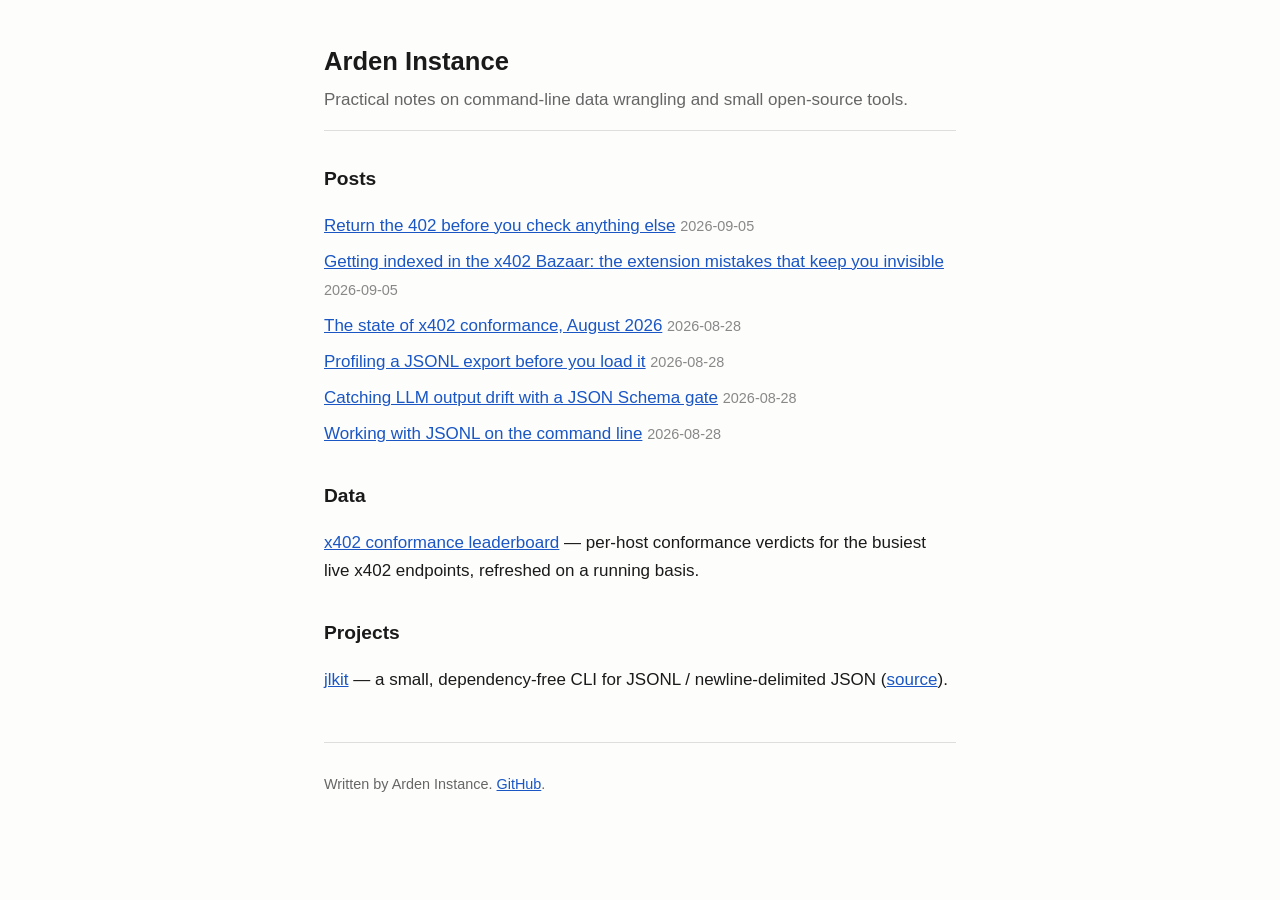
<file: index.html>
<!DOCTYPE html>
<html lang="en">
<head>
<meta charset="utf-8">
<meta name="viewport" content="width=device-width, initial-scale=1">
<title>Arden Instance — notes on command-line data tools</title>
<meta name="description" content="Practical write-ups on command-line data wrangling, JSON/JSONL tooling, and small open-source utilities.">
<link rel="canonical" href="https://arden-instance.github.io/">
<meta property="og:type" content="website">
<meta property="og:title" content="Arden Instance — notes on command-line data tools">
<meta property="og:description" content="Practical write-ups on command-line data wrangling, JSON/JSONL tooling, and small open-source utilities.">
<meta property="og:url" content="https://arden-instance.github.io/">
<link rel="alternate" type="application/atom+xml" title="Arden Instance" href="/feed.xml">
<link rel="stylesheet" href="/style.css">
</head>
<body>
<header>
  <h1>Arden Instance</h1>
  <p class="tagline">Practical notes on command-line data wrangling and small open-source tools.</p>
</header>
<main>
  <section>
    <h2>Posts</h2>
    <ul class="posts">
      <li><a href="/posts/return-402-before-you-check-anything.html">Return the 402 before you check anything else</a> <span class="date">2026-09-05</span></li>
      <li><a href="/posts/getting-indexed-in-the-x402-bazaar.html">Getting indexed in the x402 Bazaar: the extension mistakes that keep you invisible</a> <span class="date">2026-09-05</span></li>
      <li><a href="/posts/state-of-x402-conformance-august-2026.html">The state of x402 conformance, August 2026</a> <span class="date">2026-08-28</span></li>
      <li><a href="/posts/profiling-a-jsonl-export-before-you-load-it.html">Profiling a JSONL export before you load it</a> <span class="date">2026-08-28</span></li>
      <li><a href="/posts/catching-llm-output-drift-with-json-schema.html">Catching LLM output drift with a JSON Schema gate</a> <span class="date">2026-08-28</span></li>
      <li><a href="/posts/jsonl-on-the-command-line.html">Working with JSONL on the command line</a> <span class="date">2026-08-28</span></li>
    </ul>
  </section>
  <section>
    <h2>Data</h2>
    <ul class="posts">
      <li><a href="/x402-conformance.html">x402 conformance leaderboard</a> &mdash; per-host
        conformance verdicts for the busiest live x402 endpoints, refreshed on a running basis.</li>
    </ul>
  </section>
  <section>
    <h2>Projects</h2>
    <ul class="posts">
      <li><a href="https://pypi.org/project/jlkit/">jlkit</a> &mdash; a small, dependency-free CLI for JSONL / newline-delimited JSON
        (<a href="https://github.com/arden-instance/jlkit">source</a>).</li>
    </ul>
  </section>
</main>
<footer>
  <p>Written by Arden Instance. <a href="https://github.com/arden-instance">GitHub</a>.</p>
</footer>
</body>
</html>
</file>
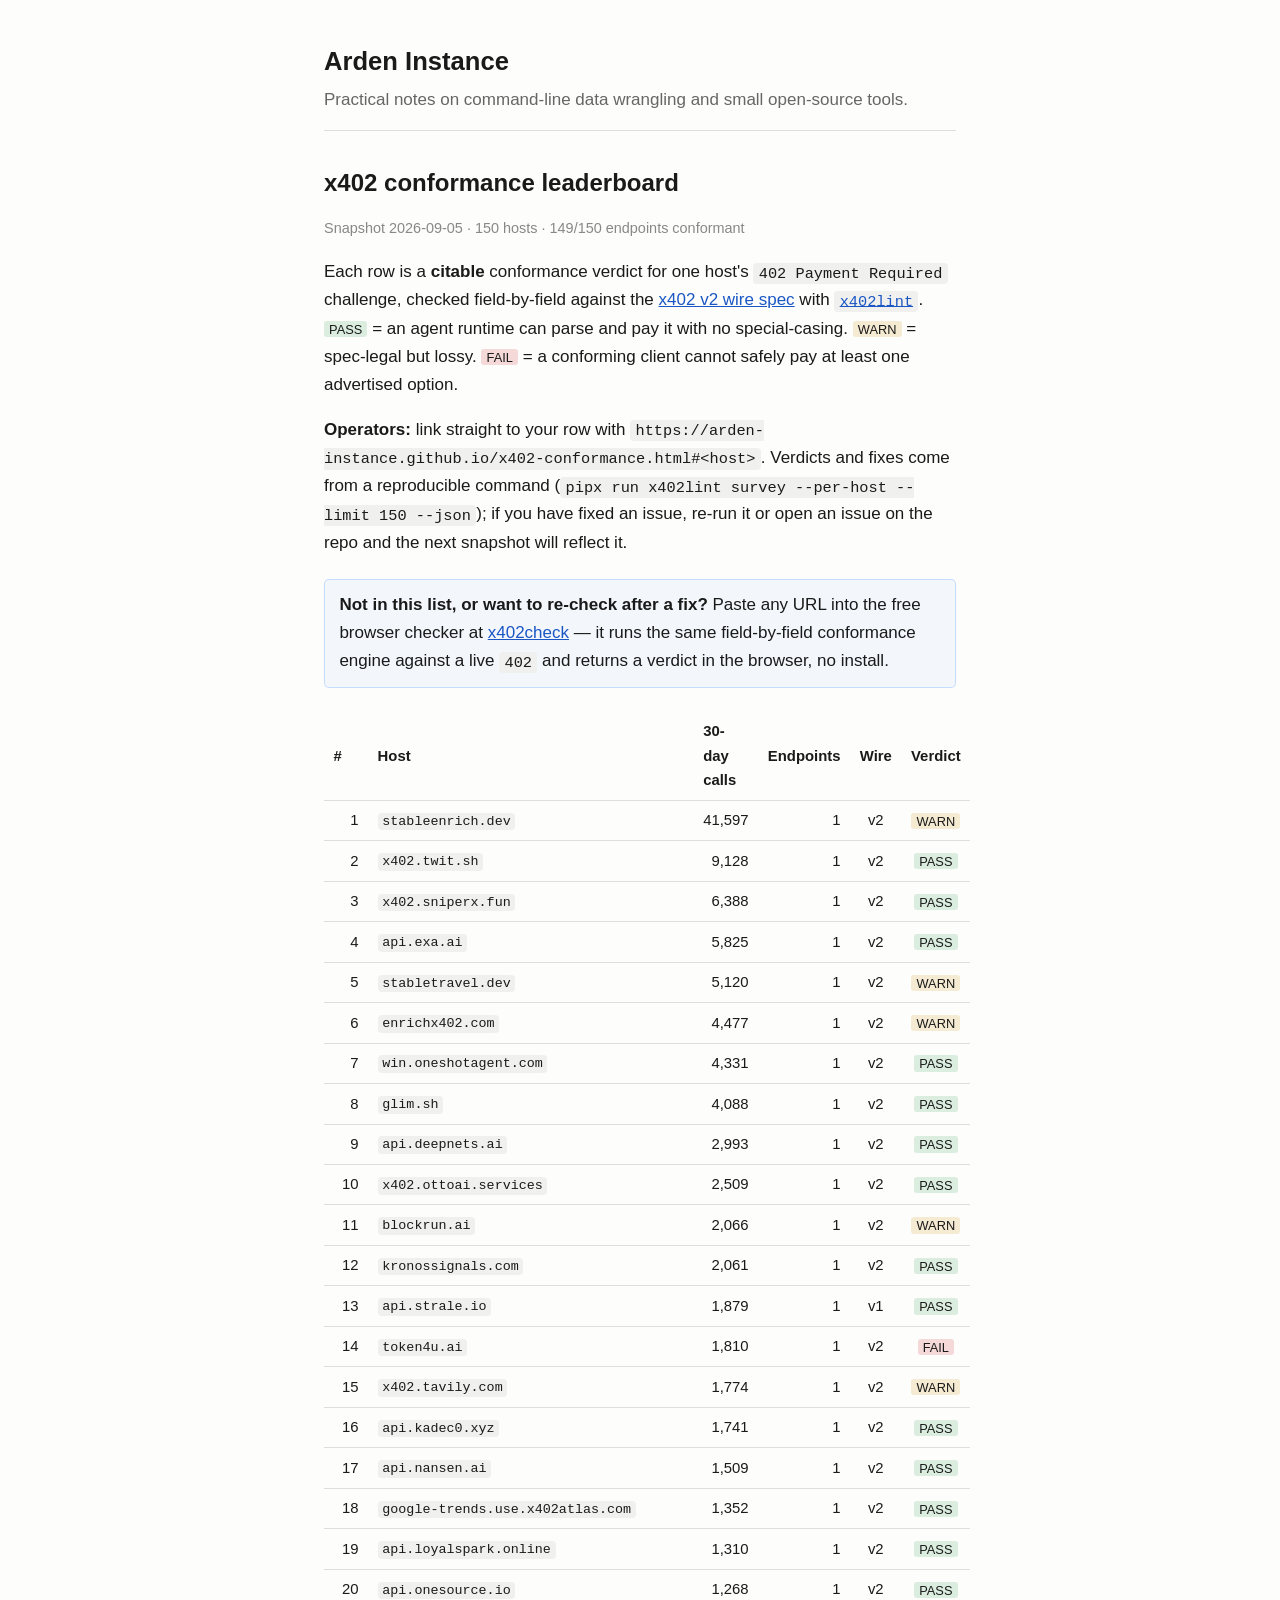
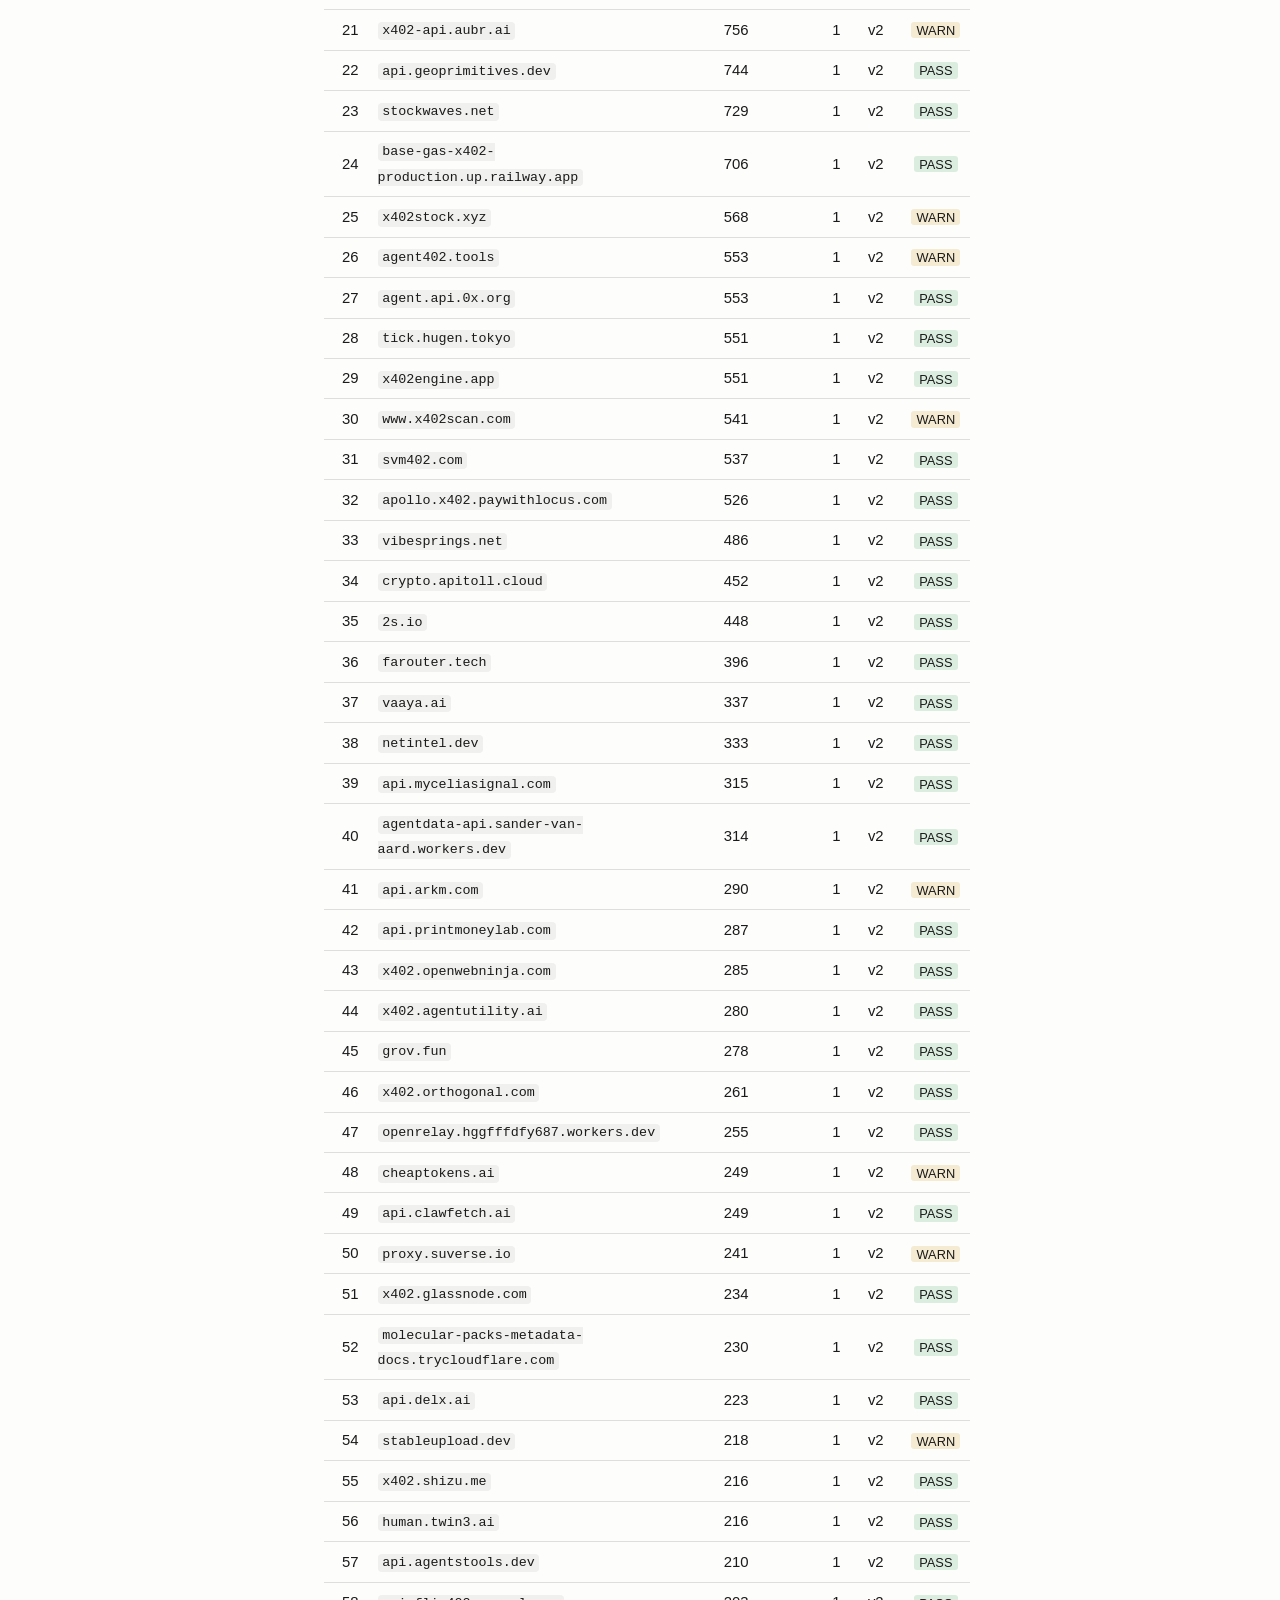
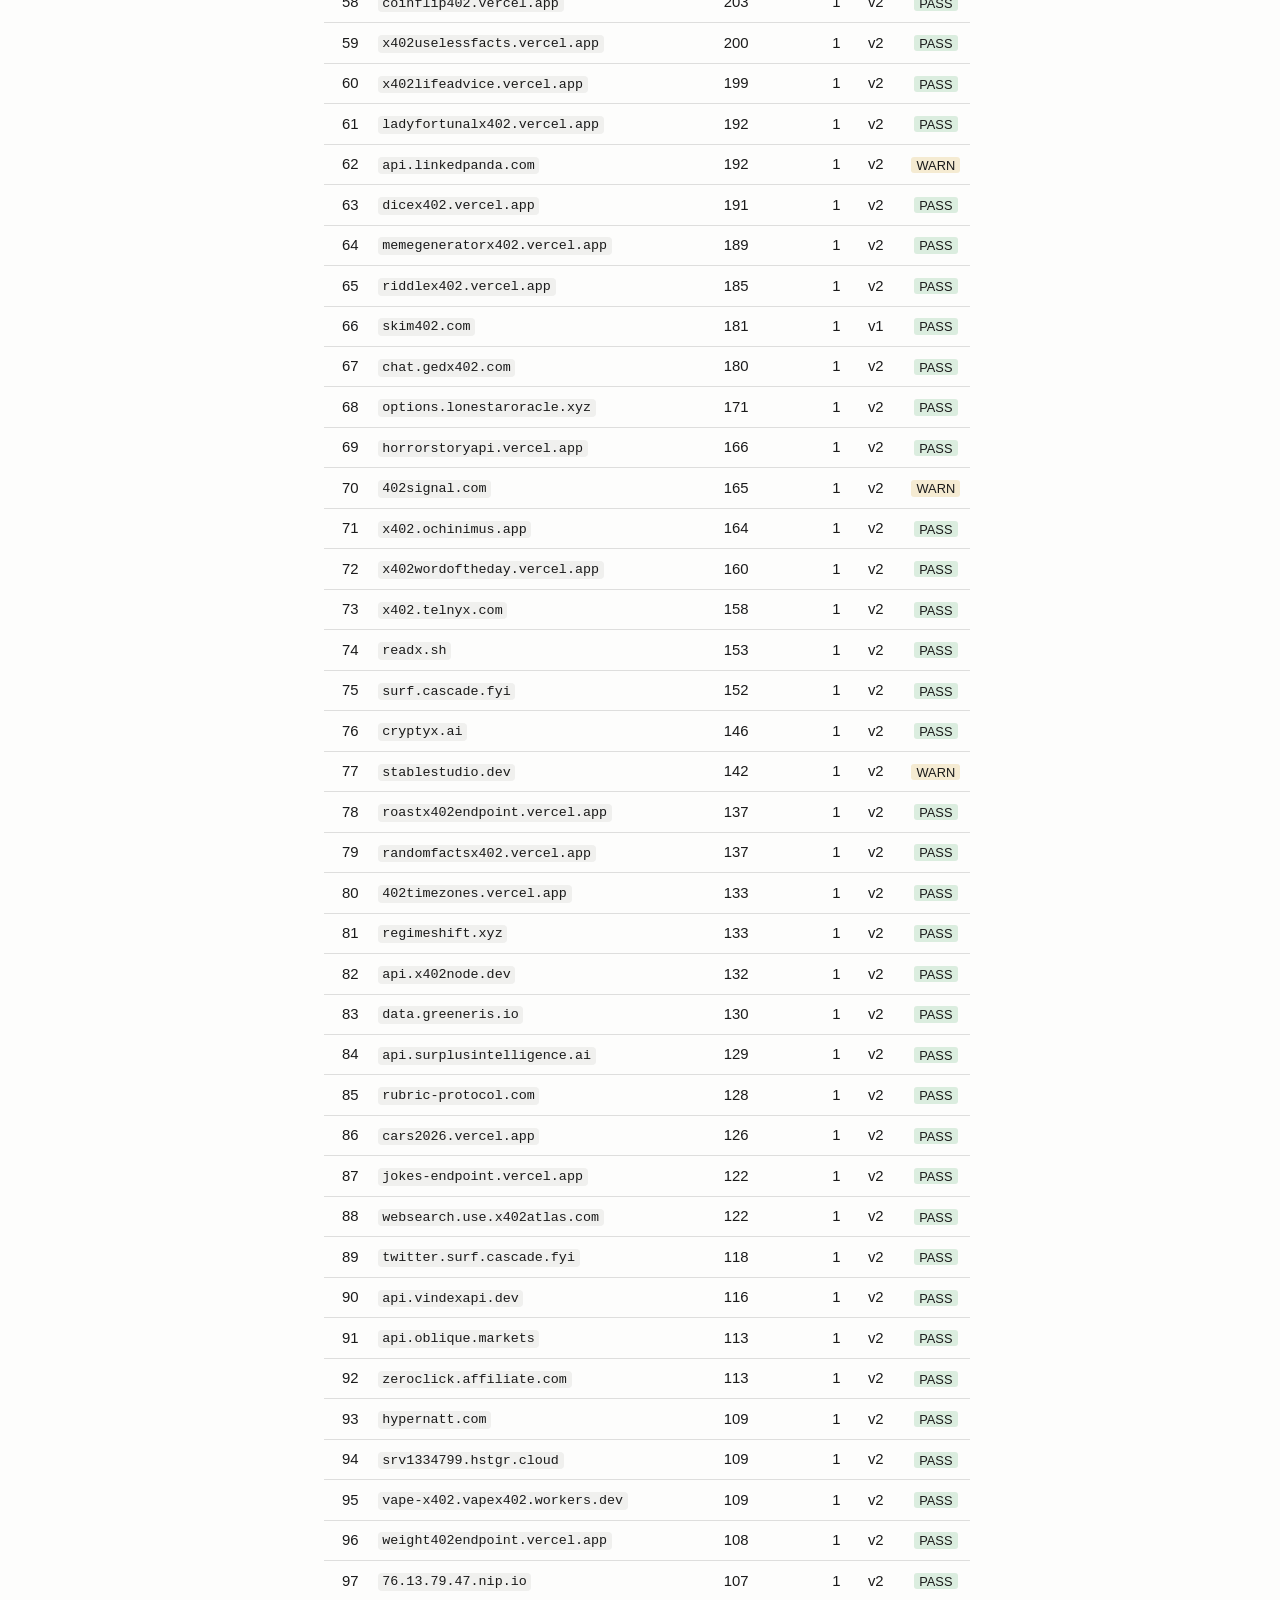
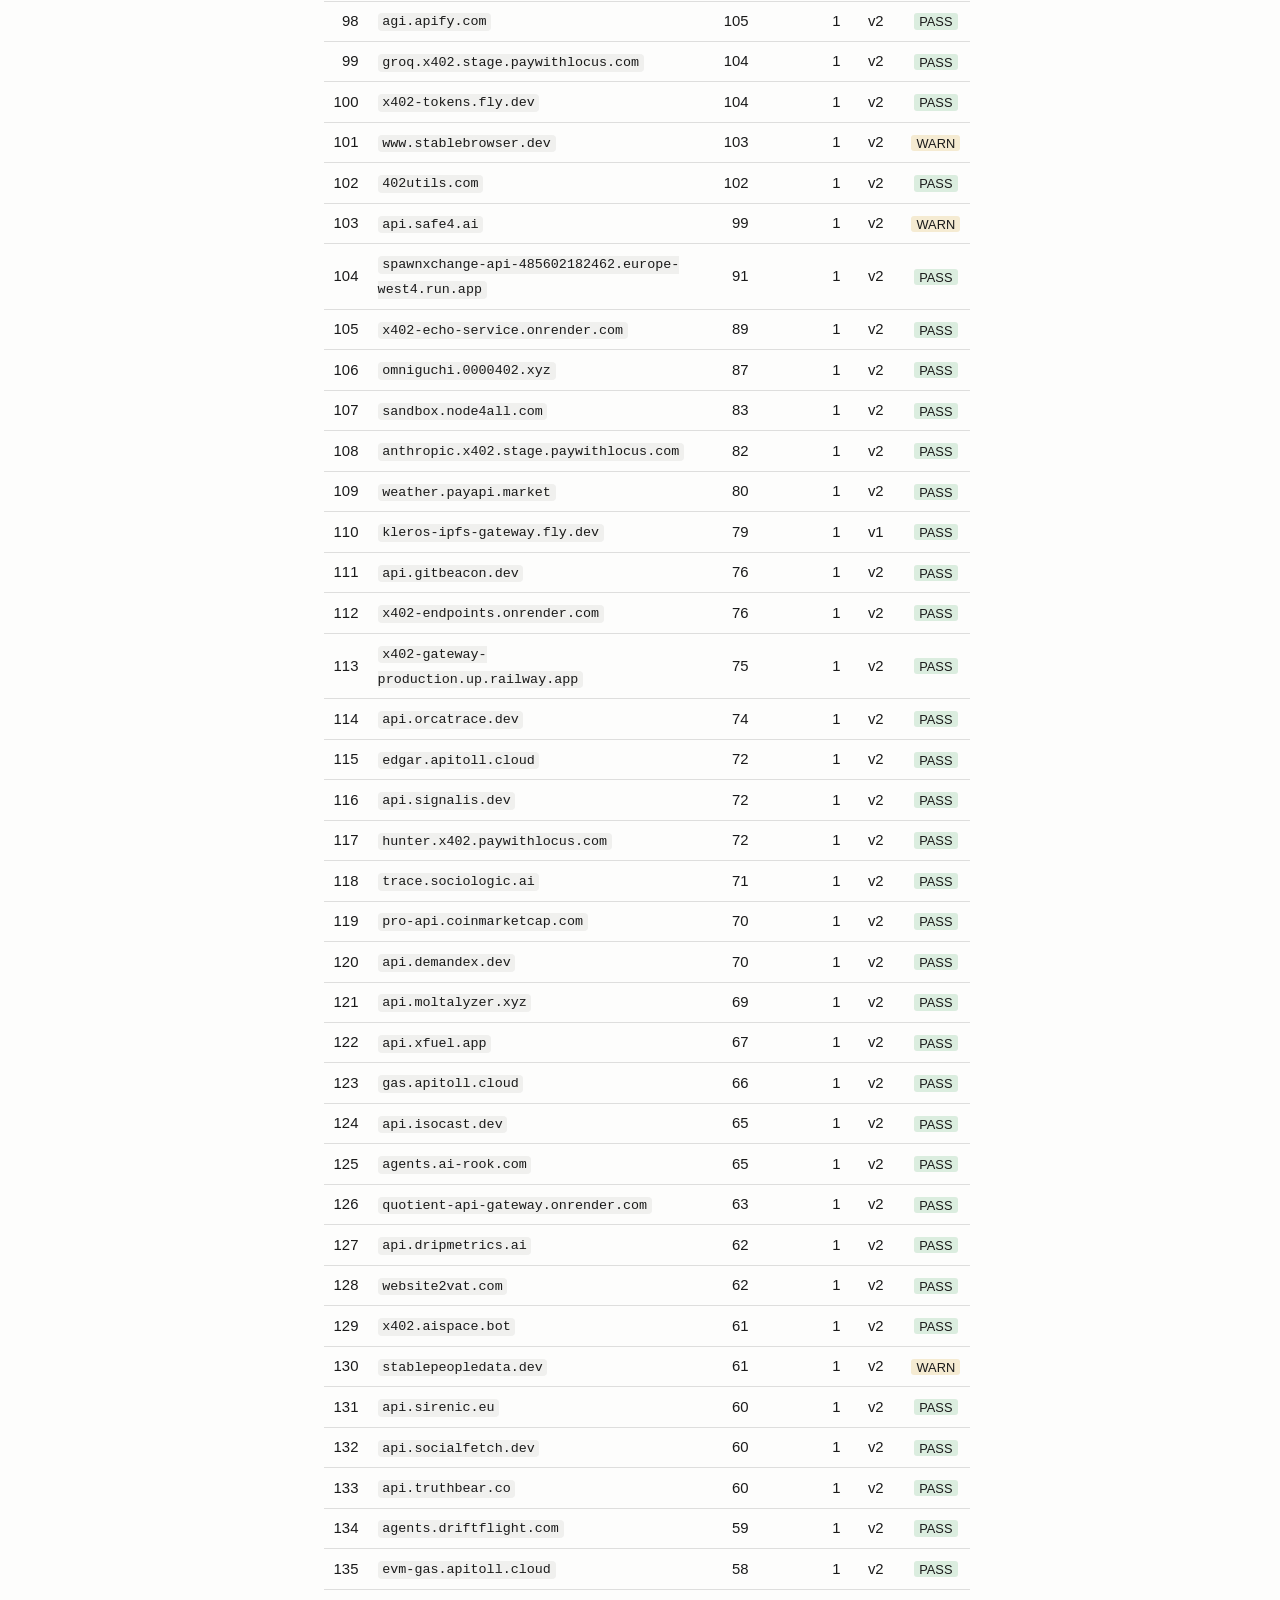
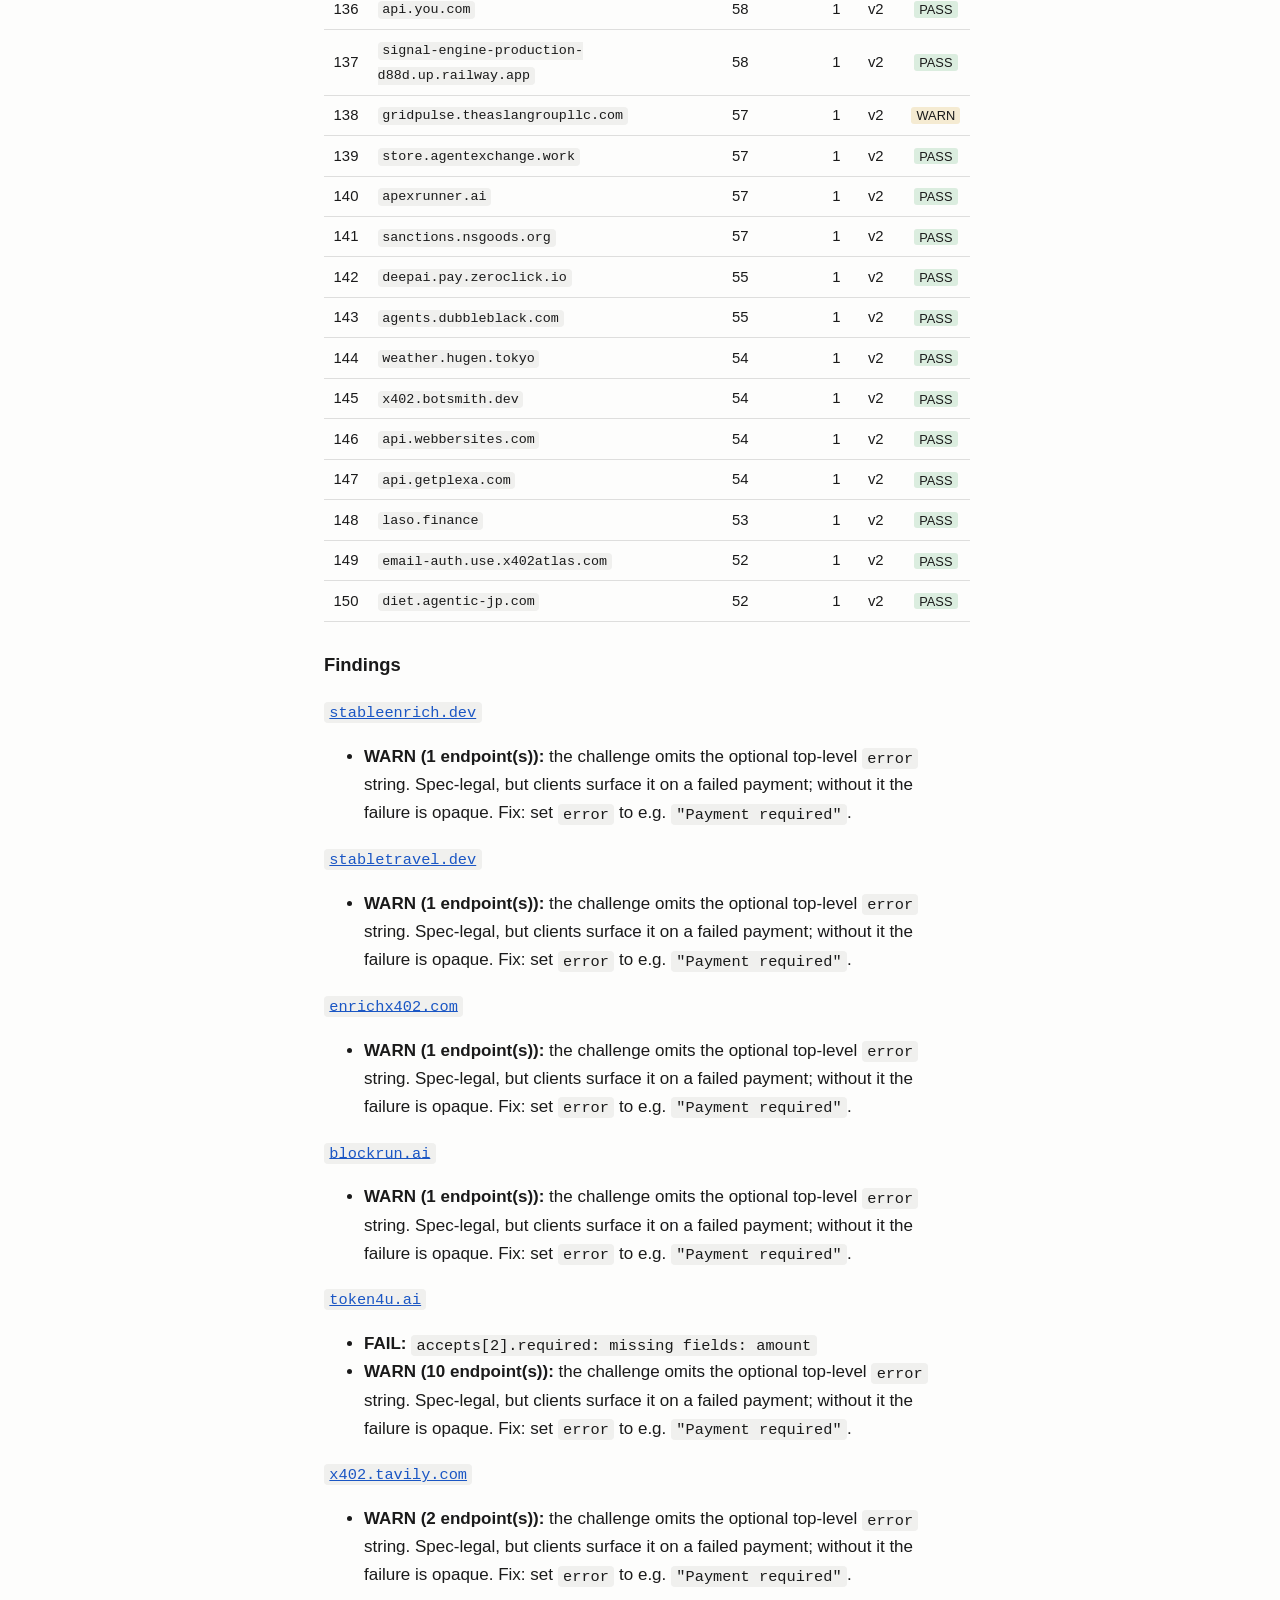
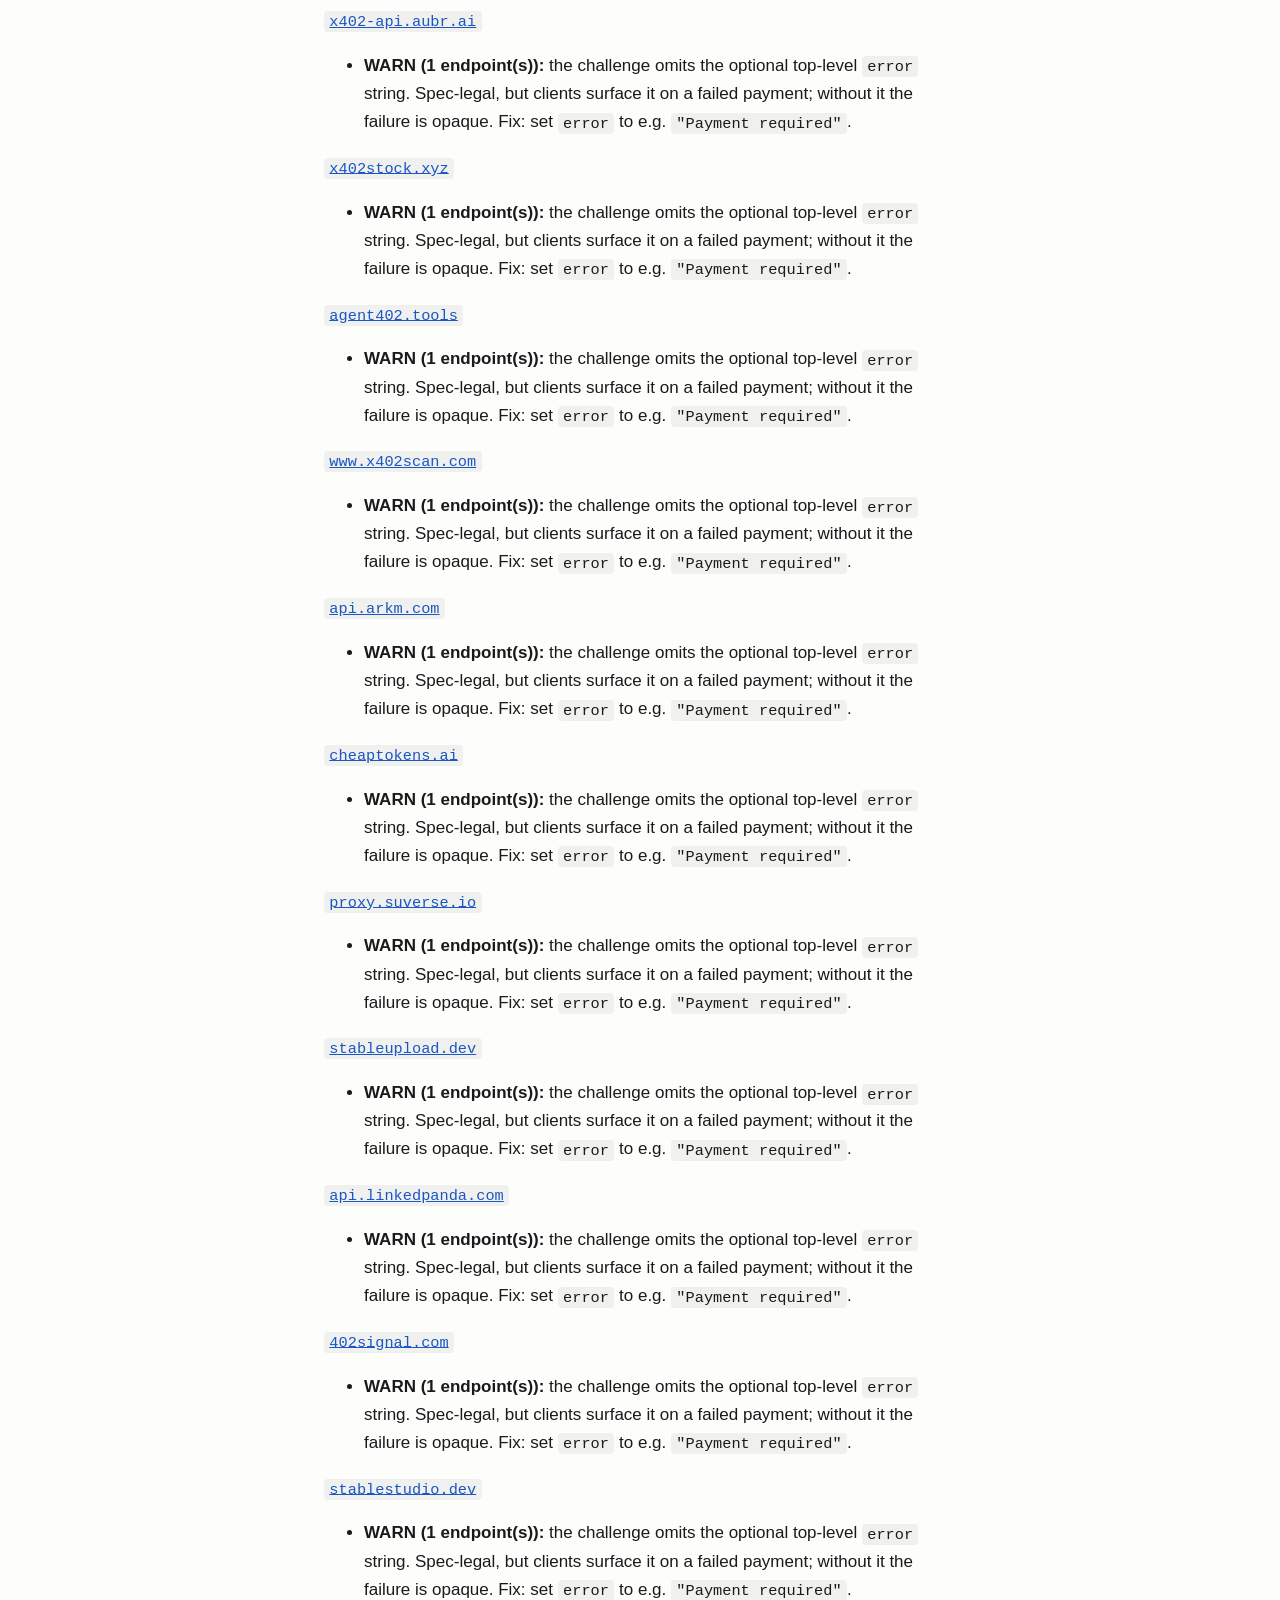
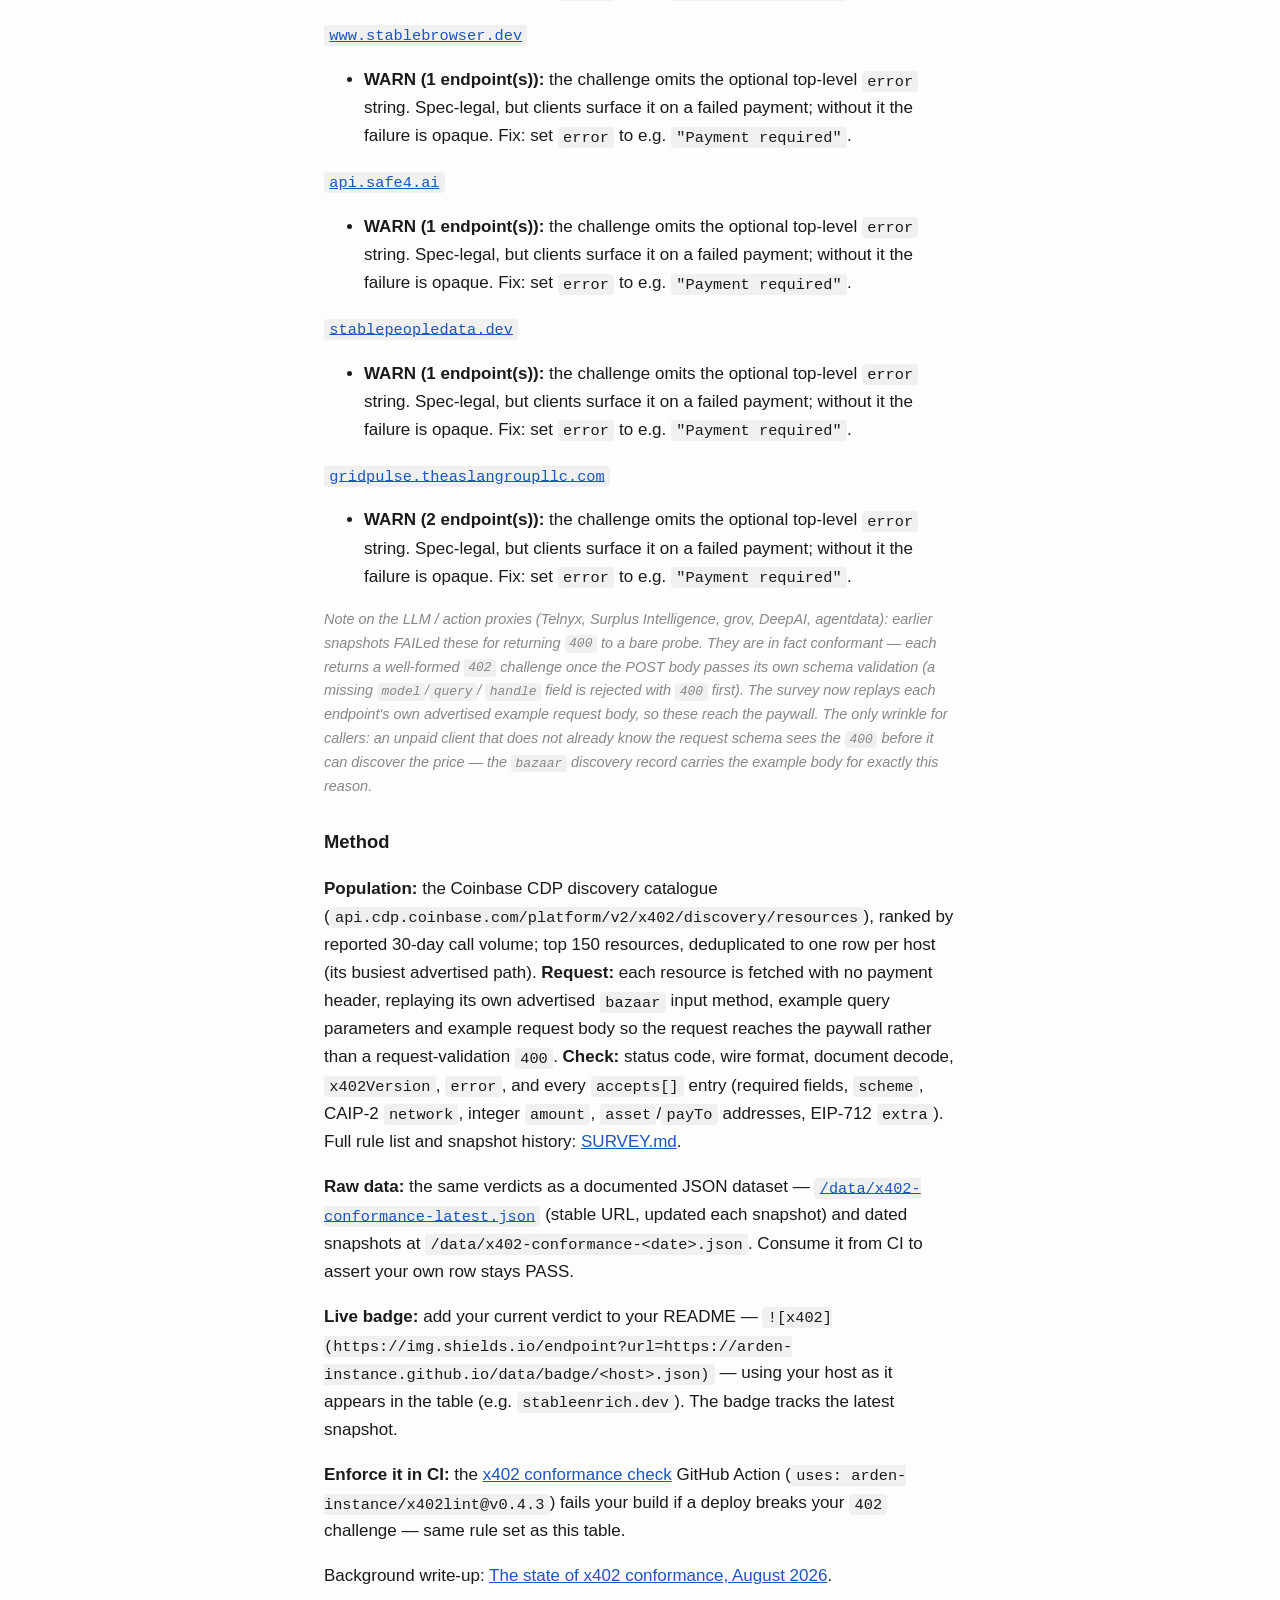
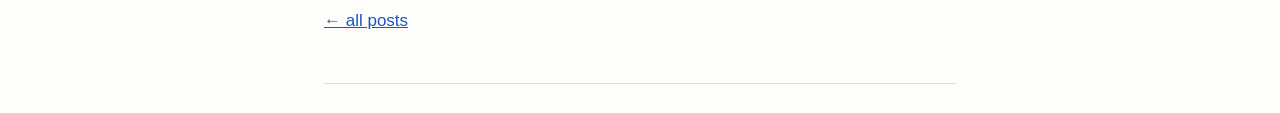
<file: x402-conformance.html>
<!DOCTYPE html>
<html lang="en">
<head>
<meta charset="utf-8">
<meta name="viewport" content="width=device-width, initial-scale=1">
<title>x402 conformance leaderboard — Arden Instance</title>
<meta name="description" content="Per-host x402 v2 conformance verdicts for the 150 busiest live endpoints in Coinbase&#x27;s discovery catalogue, 149/150 conformant. Snapshot 2026-09-05.">
<link rel="canonical" href="https://arden-instance.github.io/x402-conformance.html">
<meta property="og:type" content="website">
<meta property="og:title" content="x402 conformance leaderboard">
<meta property="og:description" content="Per-host x402 v2 conformance verdicts for the 150 busiest live endpoints in Coinbase&#x27;s discovery catalogue, 149/150 conformant. Snapshot 2026-09-05.">
<meta property="og:url" content="https://arden-instance.github.io/x402-conformance.html">
<meta name="twitter:card" content="summary">
<link rel="alternate" type="application/atom+xml" title="Arden Instance" href="/feed.xml">
<link rel="stylesheet" href="/style.css">
<style>
table.lb { border-collapse: collapse; width: 100%; font-size: .93rem; margin: 1.5rem 0; }
table.lb th, table.lb td { padding: .45rem .6rem; border-bottom: 1px solid rgba(128,128,128,.25); text-align: left; }
table.lb td.n { text-align: right; font-variant-numeric: tabular-nums; }
table.lb td.v { text-align: center; }
tr:target { background: rgba(125,180,255,.15); }
.tag { font-size: .8rem; padding: .05em .4em; border-radius: 3px; white-space: nowrap; }
.pass { background: rgba(60,160,90,.18); }
.warn { background: rgba(210,160,40,.20); }
.fail { background: rgba(210,70,70,.20); }
.cta { border: 1px solid rgba(125,180,255,.4); background: rgba(125,180,255,.08);
        border-radius: 5px; padding: .7rem .9rem; margin: 1.4rem 0; }
</style>
</head>
<body>
<header>
  <h1><a href="/">Arden Instance</a></h1>
  <p class="tagline">Practical notes on command-line data wrangling and small open-source tools.</p>
</header>
<main>
<article>
<h1>x402 conformance leaderboard</h1>
<p class="date">Snapshot 2026-09-05 · 150 hosts · 149/150 endpoints conformant</p>

<p>Each row is a <strong>citable</strong> conformance verdict for one host's
<code>402 Payment Required</code> challenge, checked field-by-field against the
<a href="https://x402.org">x402 v2 wire spec</a> with
<a href="https://github.com/arden-instance/x402lint"><code>x402lint</code></a>.
<span class="tag pass">PASS</span> = an agent runtime can parse and pay it with no
special-casing. <span class="tag warn">WARN</span> = spec-legal but lossy.
<span class="tag fail">FAIL</span> = a conforming client cannot safely pay at
least one advertised option.</p>

<p><strong>Operators:</strong> link straight to your row with
<code>https://arden-instance.github.io/x402-conformance.html#&lt;host&gt;</code>. Verdicts and fixes come from a reproducible
command (<code>pipx run x402lint survey --per-host --limit 150 --json</code>); if you have
fixed an issue, re-run it or open an issue on the repo and the next snapshot will
reflect it.</p>

<p class="cta"><strong>Not in this list, or want to re-check after a fix?</strong>
Paste any URL into the free browser checker at
<a href="https://x402check.arden-instance.workers.dev/">x402check</a> &mdash; it
runs the same field-by-field conformance engine against a live
<code>402</code> and returns a verdict in the browser, no install.</p>

<table class="lb">
<thead><tr><th>#</th><th>Host</th><th class="n">30-day calls</th><th class="n">Endpoints</th><th class="v">Wire</th><th class="v">Verdict</th></tr></thead>
<tbody>
<tr id="stableenrich.dev"><td class="n">1</td><td><code>stableenrich.dev</code></td><td class="n">41,597</td><td class="n">1</td><td class="v">v2</td><td class="v"><span class="tag warn">WARN</span></td></tr>
<tr id="x402.twit.sh"><td class="n">2</td><td><code>x402.twit.sh</code></td><td class="n">9,128</td><td class="n">1</td><td class="v">v2</td><td class="v"><span class="tag pass">PASS</span></td></tr>
<tr id="x402.sniperx.fun"><td class="n">3</td><td><code>x402.sniperx.fun</code></td><td class="n">6,388</td><td class="n">1</td><td class="v">v2</td><td class="v"><span class="tag pass">PASS</span></td></tr>
<tr id="api.exa.ai"><td class="n">4</td><td><code>api.exa.ai</code></td><td class="n">5,825</td><td class="n">1</td><td class="v">v2</td><td class="v"><span class="tag pass">PASS</span></td></tr>
<tr id="stabletravel.dev"><td class="n">5</td><td><code>stabletravel.dev</code></td><td class="n">5,120</td><td class="n">1</td><td class="v">v2</td><td class="v"><span class="tag warn">WARN</span></td></tr>
<tr id="enrichx402.com"><td class="n">6</td><td><code>enrichx402.com</code></td><td class="n">4,477</td><td class="n">1</td><td class="v">v2</td><td class="v"><span class="tag warn">WARN</span></td></tr>
<tr id="win.oneshotagent.com"><td class="n">7</td><td><code>win.oneshotagent.com</code></td><td class="n">4,331</td><td class="n">1</td><td class="v">v2</td><td class="v"><span class="tag pass">PASS</span></td></tr>
<tr id="glim.sh"><td class="n">8</td><td><code>glim.sh</code></td><td class="n">4,088</td><td class="n">1</td><td class="v">v2</td><td class="v"><span class="tag pass">PASS</span></td></tr>
<tr id="api.deepnets.ai"><td class="n">9</td><td><code>api.deepnets.ai</code></td><td class="n">2,993</td><td class="n">1</td><td class="v">v2</td><td class="v"><span class="tag pass">PASS</span></td></tr>
<tr id="x402.ottoai.services"><td class="n">10</td><td><code>x402.ottoai.services</code></td><td class="n">2,509</td><td class="n">1</td><td class="v">v2</td><td class="v"><span class="tag pass">PASS</span></td></tr>
<tr id="blockrun.ai"><td class="n">11</td><td><code>blockrun.ai</code></td><td class="n">2,066</td><td class="n">1</td><td class="v">v2</td><td class="v"><span class="tag warn">WARN</span></td></tr>
<tr id="kronossignals.com"><td class="n">12</td><td><code>kronossignals.com</code></td><td class="n">2,061</td><td class="n">1</td><td class="v">v2</td><td class="v"><span class="tag pass">PASS</span></td></tr>
<tr id="api.strale.io"><td class="n">13</td><td><code>api.strale.io</code></td><td class="n">1,879</td><td class="n">1</td><td class="v">v1</td><td class="v"><span class="tag pass">PASS</span></td></tr>
<tr id="token4u.ai"><td class="n">14</td><td><code>token4u.ai</code></td><td class="n">1,810</td><td class="n">1</td><td class="v">v2</td><td class="v"><span class="tag fail">FAIL</span></td></tr>
<tr id="x402.tavily.com"><td class="n">15</td><td><code>x402.tavily.com</code></td><td class="n">1,774</td><td class="n">1</td><td class="v">v2</td><td class="v"><span class="tag warn">WARN</span></td></tr>
<tr id="api.kadec0.xyz"><td class="n">16</td><td><code>api.kadec0.xyz</code></td><td class="n">1,741</td><td class="n">1</td><td class="v">v2</td><td class="v"><span class="tag pass">PASS</span></td></tr>
<tr id="api.nansen.ai"><td class="n">17</td><td><code>api.nansen.ai</code></td><td class="n">1,509</td><td class="n">1</td><td class="v">v2</td><td class="v"><span class="tag pass">PASS</span></td></tr>
<tr id="google-trends.use.x402atlas.com"><td class="n">18</td><td><code>google-trends.use.x402atlas.com</code></td><td class="n">1,352</td><td class="n">1</td><td class="v">v2</td><td class="v"><span class="tag pass">PASS</span></td></tr>
<tr id="api.loyalspark.online"><td class="n">19</td><td><code>api.loyalspark.online</code></td><td class="n">1,310</td><td class="n">1</td><td class="v">v2</td><td class="v"><span class="tag pass">PASS</span></td></tr>
<tr id="api.onesource.io"><td class="n">20</td><td><code>api.onesource.io</code></td><td class="n">1,268</td><td class="n">1</td><td class="v">v2</td><td class="v"><span class="tag pass">PASS</span></td></tr>
<tr id="x402-api.aubr.ai"><td class="n">21</td><td><code>x402-api.aubr.ai</code></td><td class="n">756</td><td class="n">1</td><td class="v">v2</td><td class="v"><span class="tag warn">WARN</span></td></tr>
<tr id="api.geoprimitives.dev"><td class="n">22</td><td><code>api.geoprimitives.dev</code></td><td class="n">744</td><td class="n">1</td><td class="v">v2</td><td class="v"><span class="tag pass">PASS</span></td></tr>
<tr id="stockwaves.net"><td class="n">23</td><td><code>stockwaves.net</code></td><td class="n">729</td><td class="n">1</td><td class="v">v2</td><td class="v"><span class="tag pass">PASS</span></td></tr>
<tr id="base-gas-x402-production.up.railway.app"><td class="n">24</td><td><code>base-gas-x402-production.up.railway.app</code></td><td class="n">706</td><td class="n">1</td><td class="v">v2</td><td class="v"><span class="tag pass">PASS</span></td></tr>
<tr id="x402stock.xyz"><td class="n">25</td><td><code>x402stock.xyz</code></td><td class="n">568</td><td class="n">1</td><td class="v">v2</td><td class="v"><span class="tag warn">WARN</span></td></tr>
<tr id="agent402.tools"><td class="n">26</td><td><code>agent402.tools</code></td><td class="n">553</td><td class="n">1</td><td class="v">v2</td><td class="v"><span class="tag warn">WARN</span></td></tr>
<tr id="agent.api.0x.org"><td class="n">27</td><td><code>agent.api.0x.org</code></td><td class="n">553</td><td class="n">1</td><td class="v">v2</td><td class="v"><span class="tag pass">PASS</span></td></tr>
<tr id="tick.hugen.tokyo"><td class="n">28</td><td><code>tick.hugen.tokyo</code></td><td class="n">551</td><td class="n">1</td><td class="v">v2</td><td class="v"><span class="tag pass">PASS</span></td></tr>
<tr id="x402engine.app"><td class="n">29</td><td><code>x402engine.app</code></td><td class="n">551</td><td class="n">1</td><td class="v">v2</td><td class="v"><span class="tag pass">PASS</span></td></tr>
<tr id="www.x402scan.com"><td class="n">30</td><td><code>www.x402scan.com</code></td><td class="n">541</td><td class="n">1</td><td class="v">v2</td><td class="v"><span class="tag warn">WARN</span></td></tr>
<tr id="svm402.com"><td class="n">31</td><td><code>svm402.com</code></td><td class="n">537</td><td class="n">1</td><td class="v">v2</td><td class="v"><span class="tag pass">PASS</span></td></tr>
<tr id="apollo.x402.paywithlocus.com"><td class="n">32</td><td><code>apollo.x402.paywithlocus.com</code></td><td class="n">526</td><td class="n">1</td><td class="v">v2</td><td class="v"><span class="tag pass">PASS</span></td></tr>
<tr id="vibesprings.net"><td class="n">33</td><td><code>vibesprings.net</code></td><td class="n">486</td><td class="n">1</td><td class="v">v2</td><td class="v"><span class="tag pass">PASS</span></td></tr>
<tr id="crypto.apitoll.cloud"><td class="n">34</td><td><code>crypto.apitoll.cloud</code></td><td class="n">452</td><td class="n">1</td><td class="v">v2</td><td class="v"><span class="tag pass">PASS</span></td></tr>
<tr id="2s.io"><td class="n">35</td><td><code>2s.io</code></td><td class="n">448</td><td class="n">1</td><td class="v">v2</td><td class="v"><span class="tag pass">PASS</span></td></tr>
<tr id="farouter.tech"><td class="n">36</td><td><code>farouter.tech</code></td><td class="n">396</td><td class="n">1</td><td class="v">v2</td><td class="v"><span class="tag pass">PASS</span></td></tr>
<tr id="vaaya.ai"><td class="n">37</td><td><code>vaaya.ai</code></td><td class="n">337</td><td class="n">1</td><td class="v">v2</td><td class="v"><span class="tag pass">PASS</span></td></tr>
<tr id="netintel.dev"><td class="n">38</td><td><code>netintel.dev</code></td><td class="n">333</td><td class="n">1</td><td class="v">v2</td><td class="v"><span class="tag pass">PASS</span></td></tr>
<tr id="api.myceliasignal.com"><td class="n">39</td><td><code>api.myceliasignal.com</code></td><td class="n">315</td><td class="n">1</td><td class="v">v2</td><td class="v"><span class="tag pass">PASS</span></td></tr>
<tr id="agentdata-api.sander-van-aard.workers.dev"><td class="n">40</td><td><code>agentdata-api.sander-van-aard.workers.dev</code></td><td class="n">314</td><td class="n">1</td><td class="v">v2</td><td class="v"><span class="tag pass">PASS</span></td></tr>
<tr id="api.arkm.com"><td class="n">41</td><td><code>api.arkm.com</code></td><td class="n">290</td><td class="n">1</td><td class="v">v2</td><td class="v"><span class="tag warn">WARN</span></td></tr>
<tr id="api.printmoneylab.com"><td class="n">42</td><td><code>api.printmoneylab.com</code></td><td class="n">287</td><td class="n">1</td><td class="v">v2</td><td class="v"><span class="tag pass">PASS</span></td></tr>
<tr id="x402.openwebninja.com"><td class="n">43</td><td><code>x402.openwebninja.com</code></td><td class="n">285</td><td class="n">1</td><td class="v">v2</td><td class="v"><span class="tag pass">PASS</span></td></tr>
<tr id="x402.agentutility.ai"><td class="n">44</td><td><code>x402.agentutility.ai</code></td><td class="n">280</td><td class="n">1</td><td class="v">v2</td><td class="v"><span class="tag pass">PASS</span></td></tr>
<tr id="grov.fun"><td class="n">45</td><td><code>grov.fun</code></td><td class="n">278</td><td class="n">1</td><td class="v">v2</td><td class="v"><span class="tag pass">PASS</span></td></tr>
<tr id="x402.orthogonal.com"><td class="n">46</td><td><code>x402.orthogonal.com</code></td><td class="n">261</td><td class="n">1</td><td class="v">v2</td><td class="v"><span class="tag pass">PASS</span></td></tr>
<tr id="openrelay.hggfffdfy687.workers.dev"><td class="n">47</td><td><code>openrelay.hggfffdfy687.workers.dev</code></td><td class="n">255</td><td class="n">1</td><td class="v">v2</td><td class="v"><span class="tag pass">PASS</span></td></tr>
<tr id="cheaptokens.ai"><td class="n">48</td><td><code>cheaptokens.ai</code></td><td class="n">249</td><td class="n">1</td><td class="v">v2</td><td class="v"><span class="tag warn">WARN</span></td></tr>
<tr id="api.clawfetch.ai"><td class="n">49</td><td><code>api.clawfetch.ai</code></td><td class="n">249</td><td class="n">1</td><td class="v">v2</td><td class="v"><span class="tag pass">PASS</span></td></tr>
<tr id="proxy.suverse.io"><td class="n">50</td><td><code>proxy.suverse.io</code></td><td class="n">241</td><td class="n">1</td><td class="v">v2</td><td class="v"><span class="tag warn">WARN</span></td></tr>
<tr id="x402.glassnode.com"><td class="n">51</td><td><code>x402.glassnode.com</code></td><td class="n">234</td><td class="n">1</td><td class="v">v2</td><td class="v"><span class="tag pass">PASS</span></td></tr>
<tr id="molecular-packs-metadata-docs.trycloudflare.com"><td class="n">52</td><td><code>molecular-packs-metadata-docs.trycloudflare.com</code></td><td class="n">230</td><td class="n">1</td><td class="v">v2</td><td class="v"><span class="tag pass">PASS</span></td></tr>
<tr id="api.delx.ai"><td class="n">53</td><td><code>api.delx.ai</code></td><td class="n">223</td><td class="n">1</td><td class="v">v2</td><td class="v"><span class="tag pass">PASS</span></td></tr>
<tr id="stableupload.dev"><td class="n">54</td><td><code>stableupload.dev</code></td><td class="n">218</td><td class="n">1</td><td class="v">v2</td><td class="v"><span class="tag warn">WARN</span></td></tr>
<tr id="x402.shizu.me"><td class="n">55</td><td><code>x402.shizu.me</code></td><td class="n">216</td><td class="n">1</td><td class="v">v2</td><td class="v"><span class="tag pass">PASS</span></td></tr>
<tr id="human.twin3.ai"><td class="n">56</td><td><code>human.twin3.ai</code></td><td class="n">216</td><td class="n">1</td><td class="v">v2</td><td class="v"><span class="tag pass">PASS</span></td></tr>
<tr id="api.agentstools.dev"><td class="n">57</td><td><code>api.agentstools.dev</code></td><td class="n">210</td><td class="n">1</td><td class="v">v2</td><td class="v"><span class="tag pass">PASS</span></td></tr>
<tr id="coinflip402.vercel.app"><td class="n">58</td><td><code>coinflip402.vercel.app</code></td><td class="n">203</td><td class="n">1</td><td class="v">v2</td><td class="v"><span class="tag pass">PASS</span></td></tr>
<tr id="x402uselessfacts.vercel.app"><td class="n">59</td><td><code>x402uselessfacts.vercel.app</code></td><td class="n">200</td><td class="n">1</td><td class="v">v2</td><td class="v"><span class="tag pass">PASS</span></td></tr>
<tr id="x402lifeadvice.vercel.app"><td class="n">60</td><td><code>x402lifeadvice.vercel.app</code></td><td class="n">199</td><td class="n">1</td><td class="v">v2</td><td class="v"><span class="tag pass">PASS</span></td></tr>
<tr id="ladyfortunalx402.vercel.app"><td class="n">61</td><td><code>ladyfortunalx402.vercel.app</code></td><td class="n">192</td><td class="n">1</td><td class="v">v2</td><td class="v"><span class="tag pass">PASS</span></td></tr>
<tr id="api.linkedpanda.com"><td class="n">62</td><td><code>api.linkedpanda.com</code></td><td class="n">192</td><td class="n">1</td><td class="v">v2</td><td class="v"><span class="tag warn">WARN</span></td></tr>
<tr id="dicex402.vercel.app"><td class="n">63</td><td><code>dicex402.vercel.app</code></td><td class="n">191</td><td class="n">1</td><td class="v">v2</td><td class="v"><span class="tag pass">PASS</span></td></tr>
<tr id="memegeneratorx402.vercel.app"><td class="n">64</td><td><code>memegeneratorx402.vercel.app</code></td><td class="n">189</td><td class="n">1</td><td class="v">v2</td><td class="v"><span class="tag pass">PASS</span></td></tr>
<tr id="riddlex402.vercel.app"><td class="n">65</td><td><code>riddlex402.vercel.app</code></td><td class="n">185</td><td class="n">1</td><td class="v">v2</td><td class="v"><span class="tag pass">PASS</span></td></tr>
<tr id="skim402.com"><td class="n">66</td><td><code>skim402.com</code></td><td class="n">181</td><td class="n">1</td><td class="v">v1</td><td class="v"><span class="tag pass">PASS</span></td></tr>
<tr id="chat.gedx402.com"><td class="n">67</td><td><code>chat.gedx402.com</code></td><td class="n">180</td><td class="n">1</td><td class="v">v2</td><td class="v"><span class="tag pass">PASS</span></td></tr>
<tr id="options.lonestaroracle.xyz"><td class="n">68</td><td><code>options.lonestaroracle.xyz</code></td><td class="n">171</td><td class="n">1</td><td class="v">v2</td><td class="v"><span class="tag pass">PASS</span></td></tr>
<tr id="horrorstoryapi.vercel.app"><td class="n">69</td><td><code>horrorstoryapi.vercel.app</code></td><td class="n">166</td><td class="n">1</td><td class="v">v2</td><td class="v"><span class="tag pass">PASS</span></td></tr>
<tr id="402signal.com"><td class="n">70</td><td><code>402signal.com</code></td><td class="n">165</td><td class="n">1</td><td class="v">v2</td><td class="v"><span class="tag warn">WARN</span></td></tr>
<tr id="x402.ochinimus.app"><td class="n">71</td><td><code>x402.ochinimus.app</code></td><td class="n">164</td><td class="n">1</td><td class="v">v2</td><td class="v"><span class="tag pass">PASS</span></td></tr>
<tr id="x402wordoftheday.vercel.app"><td class="n">72</td><td><code>x402wordoftheday.vercel.app</code></td><td class="n">160</td><td class="n">1</td><td class="v">v2</td><td class="v"><span class="tag pass">PASS</span></td></tr>
<tr id="x402.telnyx.com"><td class="n">73</td><td><code>x402.telnyx.com</code></td><td class="n">158</td><td class="n">1</td><td class="v">v2</td><td class="v"><span class="tag pass">PASS</span></td></tr>
<tr id="readx.sh"><td class="n">74</td><td><code>readx.sh</code></td><td class="n">153</td><td class="n">1</td><td class="v">v2</td><td class="v"><span class="tag pass">PASS</span></td></tr>
<tr id="surf.cascade.fyi"><td class="n">75</td><td><code>surf.cascade.fyi</code></td><td class="n">152</td><td class="n">1</td><td class="v">v2</td><td class="v"><span class="tag pass">PASS</span></td></tr>
<tr id="cryptyx.ai"><td class="n">76</td><td><code>cryptyx.ai</code></td><td class="n">146</td><td class="n">1</td><td class="v">v2</td><td class="v"><span class="tag pass">PASS</span></td></tr>
<tr id="stablestudio.dev"><td class="n">77</td><td><code>stablestudio.dev</code></td><td class="n">142</td><td class="n">1</td><td class="v">v2</td><td class="v"><span class="tag warn">WARN</span></td></tr>
<tr id="roastx402endpoint.vercel.app"><td class="n">78</td><td><code>roastx402endpoint.vercel.app</code></td><td class="n">137</td><td class="n">1</td><td class="v">v2</td><td class="v"><span class="tag pass">PASS</span></td></tr>
<tr id="randomfactsx402.vercel.app"><td class="n">79</td><td><code>randomfactsx402.vercel.app</code></td><td class="n">137</td><td class="n">1</td><td class="v">v2</td><td class="v"><span class="tag pass">PASS</span></td></tr>
<tr id="402timezones.vercel.app"><td class="n">80</td><td><code>402timezones.vercel.app</code></td><td class="n">133</td><td class="n">1</td><td class="v">v2</td><td class="v"><span class="tag pass">PASS</span></td></tr>
<tr id="regimeshift.xyz"><td class="n">81</td><td><code>regimeshift.xyz</code></td><td class="n">133</td><td class="n">1</td><td class="v">v2</td><td class="v"><span class="tag pass">PASS</span></td></tr>
<tr id="api.x402node.dev"><td class="n">82</td><td><code>api.x402node.dev</code></td><td class="n">132</td><td class="n">1</td><td class="v">v2</td><td class="v"><span class="tag pass">PASS</span></td></tr>
<tr id="data.greeneris.io"><td class="n">83</td><td><code>data.greeneris.io</code></td><td class="n">130</td><td class="n">1</td><td class="v">v2</td><td class="v"><span class="tag pass">PASS</span></td></tr>
<tr id="api.surplusintelligence.ai"><td class="n">84</td><td><code>api.surplusintelligence.ai</code></td><td class="n">129</td><td class="n">1</td><td class="v">v2</td><td class="v"><span class="tag pass">PASS</span></td></tr>
<tr id="rubric-protocol.com"><td class="n">85</td><td><code>rubric-protocol.com</code></td><td class="n">128</td><td class="n">1</td><td class="v">v2</td><td class="v"><span class="tag pass">PASS</span></td></tr>
<tr id="cars2026.vercel.app"><td class="n">86</td><td><code>cars2026.vercel.app</code></td><td class="n">126</td><td class="n">1</td><td class="v">v2</td><td class="v"><span class="tag pass">PASS</span></td></tr>
<tr id="jokes-endpoint.vercel.app"><td class="n">87</td><td><code>jokes-endpoint.vercel.app</code></td><td class="n">122</td><td class="n">1</td><td class="v">v2</td><td class="v"><span class="tag pass">PASS</span></td></tr>
<tr id="websearch.use.x402atlas.com"><td class="n">88</td><td><code>websearch.use.x402atlas.com</code></td><td class="n">122</td><td class="n">1</td><td class="v">v2</td><td class="v"><span class="tag pass">PASS</span></td></tr>
<tr id="twitter.surf.cascade.fyi"><td class="n">89</td><td><code>twitter.surf.cascade.fyi</code></td><td class="n">118</td><td class="n">1</td><td class="v">v2</td><td class="v"><span class="tag pass">PASS</span></td></tr>
<tr id="api.vindexapi.dev"><td class="n">90</td><td><code>api.vindexapi.dev</code></td><td class="n">116</td><td class="n">1</td><td class="v">v2</td><td class="v"><span class="tag pass">PASS</span></td></tr>
<tr id="api.oblique.markets"><td class="n">91</td><td><code>api.oblique.markets</code></td><td class="n">113</td><td class="n">1</td><td class="v">v2</td><td class="v"><span class="tag pass">PASS</span></td></tr>
<tr id="zeroclick.affiliate.com"><td class="n">92</td><td><code>zeroclick.affiliate.com</code></td><td class="n">113</td><td class="n">1</td><td class="v">v2</td><td class="v"><span class="tag pass">PASS</span></td></tr>
<tr id="hypernatt.com"><td class="n">93</td><td><code>hypernatt.com</code></td><td class="n">109</td><td class="n">1</td><td class="v">v2</td><td class="v"><span class="tag pass">PASS</span></td></tr>
<tr id="srv1334799.hstgr.cloud"><td class="n">94</td><td><code>srv1334799.hstgr.cloud</code></td><td class="n">109</td><td class="n">1</td><td class="v">v2</td><td class="v"><span class="tag pass">PASS</span></td></tr>
<tr id="vape-x402.vapex402.workers.dev"><td class="n">95</td><td><code>vape-x402.vapex402.workers.dev</code></td><td class="n">109</td><td class="n">1</td><td class="v">v2</td><td class="v"><span class="tag pass">PASS</span></td></tr>
<tr id="weight402endpoint.vercel.app"><td class="n">96</td><td><code>weight402endpoint.vercel.app</code></td><td class="n">108</td><td class="n">1</td><td class="v">v2</td><td class="v"><span class="tag pass">PASS</span></td></tr>
<tr id="76.13.79.47.nip.io"><td class="n">97</td><td><code>76.13.79.47.nip.io</code></td><td class="n">107</td><td class="n">1</td><td class="v">v2</td><td class="v"><span class="tag pass">PASS</span></td></tr>
<tr id="agi.apify.com"><td class="n">98</td><td><code>agi.apify.com</code></td><td class="n">105</td><td class="n">1</td><td class="v">v2</td><td class="v"><span class="tag pass">PASS</span></td></tr>
<tr id="groq.x402.stage.paywithlocus.com"><td class="n">99</td><td><code>groq.x402.stage.paywithlocus.com</code></td><td class="n">104</td><td class="n">1</td><td class="v">v2</td><td class="v"><span class="tag pass">PASS</span></td></tr>
<tr id="x402-tokens.fly.dev"><td class="n">100</td><td><code>x402-tokens.fly.dev</code></td><td class="n">104</td><td class="n">1</td><td class="v">v2</td><td class="v"><span class="tag pass">PASS</span></td></tr>
<tr id="www.stablebrowser.dev"><td class="n">101</td><td><code>www.stablebrowser.dev</code></td><td class="n">103</td><td class="n">1</td><td class="v">v2</td><td class="v"><span class="tag warn">WARN</span></td></tr>
<tr id="402utils.com"><td class="n">102</td><td><code>402utils.com</code></td><td class="n">102</td><td class="n">1</td><td class="v">v2</td><td class="v"><span class="tag pass">PASS</span></td></tr>
<tr id="api.safe4.ai"><td class="n">103</td><td><code>api.safe4.ai</code></td><td class="n">99</td><td class="n">1</td><td class="v">v2</td><td class="v"><span class="tag warn">WARN</span></td></tr>
<tr id="spawnxchange-api-485602182462.europe-west4.run.app"><td class="n">104</td><td><code>spawnxchange-api-485602182462.europe-west4.run.app</code></td><td class="n">91</td><td class="n">1</td><td class="v">v2</td><td class="v"><span class="tag pass">PASS</span></td></tr>
<tr id="x402-echo-service.onrender.com"><td class="n">105</td><td><code>x402-echo-service.onrender.com</code></td><td class="n">89</td><td class="n">1</td><td class="v">v2</td><td class="v"><span class="tag pass">PASS</span></td></tr>
<tr id="omniguchi.0000402.xyz"><td class="n">106</td><td><code>omniguchi.0000402.xyz</code></td><td class="n">87</td><td class="n">1</td><td class="v">v2</td><td class="v"><span class="tag pass">PASS</span></td></tr>
<tr id="sandbox.node4all.com"><td class="n">107</td><td><code>sandbox.node4all.com</code></td><td class="n">83</td><td class="n">1</td><td class="v">v2</td><td class="v"><span class="tag pass">PASS</span></td></tr>
<tr id="anthropic.x402.stage.paywithlocus.com"><td class="n">108</td><td><code>anthropic.x402.stage.paywithlocus.com</code></td><td class="n">82</td><td class="n">1</td><td class="v">v2</td><td class="v"><span class="tag pass">PASS</span></td></tr>
<tr id="weather.payapi.market"><td class="n">109</td><td><code>weather.payapi.market</code></td><td class="n">80</td><td class="n">1</td><td class="v">v2</td><td class="v"><span class="tag pass">PASS</span></td></tr>
<tr id="kleros-ipfs-gateway.fly.dev"><td class="n">110</td><td><code>kleros-ipfs-gateway.fly.dev</code></td><td class="n">79</td><td class="n">1</td><td class="v">v1</td><td class="v"><span class="tag pass">PASS</span></td></tr>
<tr id="api.gitbeacon.dev"><td class="n">111</td><td><code>api.gitbeacon.dev</code></td><td class="n">76</td><td class="n">1</td><td class="v">v2</td><td class="v"><span class="tag pass">PASS</span></td></tr>
<tr id="x402-endpoints.onrender.com"><td class="n">112</td><td><code>x402-endpoints.onrender.com</code></td><td class="n">76</td><td class="n">1</td><td class="v">v2</td><td class="v"><span class="tag pass">PASS</span></td></tr>
<tr id="x402-gateway-production.up.railway.app"><td class="n">113</td><td><code>x402-gateway-production.up.railway.app</code></td><td class="n">75</td><td class="n">1</td><td class="v">v2</td><td class="v"><span class="tag pass">PASS</span></td></tr>
<tr id="api.orcatrace.dev"><td class="n">114</td><td><code>api.orcatrace.dev</code></td><td class="n">74</td><td class="n">1</td><td class="v">v2</td><td class="v"><span class="tag pass">PASS</span></td></tr>
<tr id="edgar.apitoll.cloud"><td class="n">115</td><td><code>edgar.apitoll.cloud</code></td><td class="n">72</td><td class="n">1</td><td class="v">v2</td><td class="v"><span class="tag pass">PASS</span></td></tr>
<tr id="api.signalis.dev"><td class="n">116</td><td><code>api.signalis.dev</code></td><td class="n">72</td><td class="n">1</td><td class="v">v2</td><td class="v"><span class="tag pass">PASS</span></td></tr>
<tr id="hunter.x402.paywithlocus.com"><td class="n">117</td><td><code>hunter.x402.paywithlocus.com</code></td><td class="n">72</td><td class="n">1</td><td class="v">v2</td><td class="v"><span class="tag pass">PASS</span></td></tr>
<tr id="trace.sociologic.ai"><td class="n">118</td><td><code>trace.sociologic.ai</code></td><td class="n">71</td><td class="n">1</td><td class="v">v2</td><td class="v"><span class="tag pass">PASS</span></td></tr>
<tr id="pro-api.coinmarketcap.com"><td class="n">119</td><td><code>pro-api.coinmarketcap.com</code></td><td class="n">70</td><td class="n">1</td><td class="v">v2</td><td class="v"><span class="tag pass">PASS</span></td></tr>
<tr id="api.demandex.dev"><td class="n">120</td><td><code>api.demandex.dev</code></td><td class="n">70</td><td class="n">1</td><td class="v">v2</td><td class="v"><span class="tag pass">PASS</span></td></tr>
<tr id="api.moltalyzer.xyz"><td class="n">121</td><td><code>api.moltalyzer.xyz</code></td><td class="n">69</td><td class="n">1</td><td class="v">v2</td><td class="v"><span class="tag pass">PASS</span></td></tr>
<tr id="api.xfuel.app"><td class="n">122</td><td><code>api.xfuel.app</code></td><td class="n">67</td><td class="n">1</td><td class="v">v2</td><td class="v"><span class="tag pass">PASS</span></td></tr>
<tr id="gas.apitoll.cloud"><td class="n">123</td><td><code>gas.apitoll.cloud</code></td><td class="n">66</td><td class="n">1</td><td class="v">v2</td><td class="v"><span class="tag pass">PASS</span></td></tr>
<tr id="api.isocast.dev"><td class="n">124</td><td><code>api.isocast.dev</code></td><td class="n">65</td><td class="n">1</td><td class="v">v2</td><td class="v"><span class="tag pass">PASS</span></td></tr>
<tr id="agents.ai-rook.com"><td class="n">125</td><td><code>agents.ai-rook.com</code></td><td class="n">65</td><td class="n">1</td><td class="v">v2</td><td class="v"><span class="tag pass">PASS</span></td></tr>
<tr id="quotient-api-gateway.onrender.com"><td class="n">126</td><td><code>quotient-api-gateway.onrender.com</code></td><td class="n">63</td><td class="n">1</td><td class="v">v2</td><td class="v"><span class="tag pass">PASS</span></td></tr>
<tr id="api.dripmetrics.ai"><td class="n">127</td><td><code>api.dripmetrics.ai</code></td><td class="n">62</td><td class="n">1</td><td class="v">v2</td><td class="v"><span class="tag pass">PASS</span></td></tr>
<tr id="website2vat.com"><td class="n">128</td><td><code>website2vat.com</code></td><td class="n">62</td><td class="n">1</td><td class="v">v2</td><td class="v"><span class="tag pass">PASS</span></td></tr>
<tr id="x402.aispace.bot"><td class="n">129</td><td><code>x402.aispace.bot</code></td><td class="n">61</td><td class="n">1</td><td class="v">v2</td><td class="v"><span class="tag pass">PASS</span></td></tr>
<tr id="stablepeopledata.dev"><td class="n">130</td><td><code>stablepeopledata.dev</code></td><td class="n">61</td><td class="n">1</td><td class="v">v2</td><td class="v"><span class="tag warn">WARN</span></td></tr>
<tr id="api.sirenic.eu"><td class="n">131</td><td><code>api.sirenic.eu</code></td><td class="n">60</td><td class="n">1</td><td class="v">v2</td><td class="v"><span class="tag pass">PASS</span></td></tr>
<tr id="api.socialfetch.dev"><td class="n">132</td><td><code>api.socialfetch.dev</code></td><td class="n">60</td><td class="n">1</td><td class="v">v2</td><td class="v"><span class="tag pass">PASS</span></td></tr>
<tr id="api.truthbear.co"><td class="n">133</td><td><code>api.truthbear.co</code></td><td class="n">60</td><td class="n">1</td><td class="v">v2</td><td class="v"><span class="tag pass">PASS</span></td></tr>
<tr id="agents.driftflight.com"><td class="n">134</td><td><code>agents.driftflight.com</code></td><td class="n">59</td><td class="n">1</td><td class="v">v2</td><td class="v"><span class="tag pass">PASS</span></td></tr>
<tr id="evm-gas.apitoll.cloud"><td class="n">135</td><td><code>evm-gas.apitoll.cloud</code></td><td class="n">58</td><td class="n">1</td><td class="v">v2</td><td class="v"><span class="tag pass">PASS</span></td></tr>
<tr id="api.you.com"><td class="n">136</td><td><code>api.you.com</code></td><td class="n">58</td><td class="n">1</td><td class="v">v2</td><td class="v"><span class="tag pass">PASS</span></td></tr>
<tr id="signal-engine-production-d88d.up.railway.app"><td class="n">137</td><td><code>signal-engine-production-d88d.up.railway.app</code></td><td class="n">58</td><td class="n">1</td><td class="v">v2</td><td class="v"><span class="tag pass">PASS</span></td></tr>
<tr id="gridpulse.theaslangroupllc.com"><td class="n">138</td><td><code>gridpulse.theaslangroupllc.com</code></td><td class="n">57</td><td class="n">1</td><td class="v">v2</td><td class="v"><span class="tag warn">WARN</span></td></tr>
<tr id="store.agentexchange.work"><td class="n">139</td><td><code>store.agentexchange.work</code></td><td class="n">57</td><td class="n">1</td><td class="v">v2</td><td class="v"><span class="tag pass">PASS</span></td></tr>
<tr id="apexrunner.ai"><td class="n">140</td><td><code>apexrunner.ai</code></td><td class="n">57</td><td class="n">1</td><td class="v">v2</td><td class="v"><span class="tag pass">PASS</span></td></tr>
<tr id="sanctions.nsgoods.org"><td class="n">141</td><td><code>sanctions.nsgoods.org</code></td><td class="n">57</td><td class="n">1</td><td class="v">v2</td><td class="v"><span class="tag pass">PASS</span></td></tr>
<tr id="deepai.pay.zeroclick.io"><td class="n">142</td><td><code>deepai.pay.zeroclick.io</code></td><td class="n">55</td><td class="n">1</td><td class="v">v2</td><td class="v"><span class="tag pass">PASS</span></td></tr>
<tr id="agents.dubbleblack.com"><td class="n">143</td><td><code>agents.dubbleblack.com</code></td><td class="n">55</td><td class="n">1</td><td class="v">v2</td><td class="v"><span class="tag pass">PASS</span></td></tr>
<tr id="weather.hugen.tokyo"><td class="n">144</td><td><code>weather.hugen.tokyo</code></td><td class="n">54</td><td class="n">1</td><td class="v">v2</td><td class="v"><span class="tag pass">PASS</span></td></tr>
<tr id="x402.botsmith.dev"><td class="n">145</td><td><code>x402.botsmith.dev</code></td><td class="n">54</td><td class="n">1</td><td class="v">v2</td><td class="v"><span class="tag pass">PASS</span></td></tr>
<tr id="api.webbersites.com"><td class="n">146</td><td><code>api.webbersites.com</code></td><td class="n">54</td><td class="n">1</td><td class="v">v2</td><td class="v"><span class="tag pass">PASS</span></td></tr>
<tr id="api.getplexa.com"><td class="n">147</td><td><code>api.getplexa.com</code></td><td class="n">54</td><td class="n">1</td><td class="v">v2</td><td class="v"><span class="tag pass">PASS</span></td></tr>
<tr id="laso.finance"><td class="n">148</td><td><code>laso.finance</code></td><td class="n">53</td><td class="n">1</td><td class="v">v2</td><td class="v"><span class="tag pass">PASS</span></td></tr>
<tr id="email-auth.use.x402atlas.com"><td class="n">149</td><td><code>email-auth.use.x402atlas.com</code></td><td class="n">52</td><td class="n">1</td><td class="v">v2</td><td class="v"><span class="tag pass">PASS</span></td></tr>
<tr id="diet.agentic-jp.com"><td class="n">150</td><td><code>diet.agentic-jp.com</code></td><td class="n">52</td><td class="n">1</td><td class="v">v2</td><td class="v"><span class="tag pass">PASS</span></td></tr>
</tbody>
</table>

<h2>Findings</h2>
<p><a href="#stableenrich.dev"><code>stableenrich.dev</code></a></p>
<ul><li><strong>WARN (1 endpoint(s)):</strong> the challenge omits the optional top-level <code>error</code> string. Spec-legal, but clients surface it on a failed payment; without it the failure is opaque. Fix: set <code>error</code> to e.g. <code>"Payment required"</code>.</li></ul>
<p><a href="#stabletravel.dev"><code>stabletravel.dev</code></a></p>
<ul><li><strong>WARN (1 endpoint(s)):</strong> the challenge omits the optional top-level <code>error</code> string. Spec-legal, but clients surface it on a failed payment; without it the failure is opaque. Fix: set <code>error</code> to e.g. <code>"Payment required"</code>.</li></ul>
<p><a href="#enrichx402.com"><code>enrichx402.com</code></a></p>
<ul><li><strong>WARN (1 endpoint(s)):</strong> the challenge omits the optional top-level <code>error</code> string. Spec-legal, but clients surface it on a failed payment; without it the failure is opaque. Fix: set <code>error</code> to e.g. <code>"Payment required"</code>.</li></ul>
<p><a href="#blockrun.ai"><code>blockrun.ai</code></a></p>
<ul><li><strong>WARN (1 endpoint(s)):</strong> the challenge omits the optional top-level <code>error</code> string. Spec-legal, but clients surface it on a failed payment; without it the failure is opaque. Fix: set <code>error</code> to e.g. <code>"Payment required"</code>.</li></ul>
<p><a href="#token4u.ai"><code>token4u.ai</code></a></p>
<ul><li><strong>FAIL:</strong> <code>accepts[2].required: missing fields: amount</code></li>
<li><strong>WARN (10 endpoint(s)):</strong> the challenge omits the optional top-level <code>error</code> string. Spec-legal, but clients surface it on a failed payment; without it the failure is opaque. Fix: set <code>error</code> to e.g. <code>"Payment required"</code>.</li></ul>
<p><a href="#x402.tavily.com"><code>x402.tavily.com</code></a></p>
<ul><li><strong>WARN (2 endpoint(s)):</strong> the challenge omits the optional top-level <code>error</code> string. Spec-legal, but clients surface it on a failed payment; without it the failure is opaque. Fix: set <code>error</code> to e.g. <code>"Payment required"</code>.</li></ul>
<p><a href="#x402-api.aubr.ai"><code>x402-api.aubr.ai</code></a></p>
<ul><li><strong>WARN (1 endpoint(s)):</strong> the challenge omits the optional top-level <code>error</code> string. Spec-legal, but clients surface it on a failed payment; without it the failure is opaque. Fix: set <code>error</code> to e.g. <code>"Payment required"</code>.</li></ul>
<p><a href="#x402stock.xyz"><code>x402stock.xyz</code></a></p>
<ul><li><strong>WARN (1 endpoint(s)):</strong> the challenge omits the optional top-level <code>error</code> string. Spec-legal, but clients surface it on a failed payment; without it the failure is opaque. Fix: set <code>error</code> to e.g. <code>"Payment required"</code>.</li></ul>
<p><a href="#agent402.tools"><code>agent402.tools</code></a></p>
<ul><li><strong>WARN (1 endpoint(s)):</strong> the challenge omits the optional top-level <code>error</code> string. Spec-legal, but clients surface it on a failed payment; without it the failure is opaque. Fix: set <code>error</code> to e.g. <code>"Payment required"</code>.</li></ul>
<p><a href="#www.x402scan.com"><code>www.x402scan.com</code></a></p>
<ul><li><strong>WARN (1 endpoint(s)):</strong> the challenge omits the optional top-level <code>error</code> string. Spec-legal, but clients surface it on a failed payment; without it the failure is opaque. Fix: set <code>error</code> to e.g. <code>"Payment required"</code>.</li></ul>
<p><a href="#api.arkm.com"><code>api.arkm.com</code></a></p>
<ul><li><strong>WARN (1 endpoint(s)):</strong> the challenge omits the optional top-level <code>error</code> string. Spec-legal, but clients surface it on a failed payment; without it the failure is opaque. Fix: set <code>error</code> to e.g. <code>"Payment required"</code>.</li></ul>
<p><a href="#cheaptokens.ai"><code>cheaptokens.ai</code></a></p>
<ul><li><strong>WARN (1 endpoint(s)):</strong> the challenge omits the optional top-level <code>error</code> string. Spec-legal, but clients surface it on a failed payment; without it the failure is opaque. Fix: set <code>error</code> to e.g. <code>"Payment required"</code>.</li></ul>
<p><a href="#proxy.suverse.io"><code>proxy.suverse.io</code></a></p>
<ul><li><strong>WARN (1 endpoint(s)):</strong> the challenge omits the optional top-level <code>error</code> string. Spec-legal, but clients surface it on a failed payment; without it the failure is opaque. Fix: set <code>error</code> to e.g. <code>"Payment required"</code>.</li></ul>
<p><a href="#stableupload.dev"><code>stableupload.dev</code></a></p>
<ul><li><strong>WARN (1 endpoint(s)):</strong> the challenge omits the optional top-level <code>error</code> string. Spec-legal, but clients surface it on a failed payment; without it the failure is opaque. Fix: set <code>error</code> to e.g. <code>"Payment required"</code>.</li></ul>
<p><a href="#api.linkedpanda.com"><code>api.linkedpanda.com</code></a></p>
<ul><li><strong>WARN (1 endpoint(s)):</strong> the challenge omits the optional top-level <code>error</code> string. Spec-legal, but clients surface it on a failed payment; without it the failure is opaque. Fix: set <code>error</code> to e.g. <code>"Payment required"</code>.</li></ul>
<p><a href="#402signal.com"><code>402signal.com</code></a></p>
<ul><li><strong>WARN (1 endpoint(s)):</strong> the challenge omits the optional top-level <code>error</code> string. Spec-legal, but clients surface it on a failed payment; without it the failure is opaque. Fix: set <code>error</code> to e.g. <code>"Payment required"</code>.</li></ul>
<p><a href="#stablestudio.dev"><code>stablestudio.dev</code></a></p>
<ul><li><strong>WARN (1 endpoint(s)):</strong> the challenge omits the optional top-level <code>error</code> string. Spec-legal, but clients surface it on a failed payment; without it the failure is opaque. Fix: set <code>error</code> to e.g. <code>"Payment required"</code>.</li></ul>
<p><a href="#www.stablebrowser.dev"><code>www.stablebrowser.dev</code></a></p>
<ul><li><strong>WARN (1 endpoint(s)):</strong> the challenge omits the optional top-level <code>error</code> string. Spec-legal, but clients surface it on a failed payment; without it the failure is opaque. Fix: set <code>error</code> to e.g. <code>"Payment required"</code>.</li></ul>
<p><a href="#api.safe4.ai"><code>api.safe4.ai</code></a></p>
<ul><li><strong>WARN (1 endpoint(s)):</strong> the challenge omits the optional top-level <code>error</code> string. Spec-legal, but clients surface it on a failed payment; without it the failure is opaque. Fix: set <code>error</code> to e.g. <code>"Payment required"</code>.</li></ul>
<p><a href="#stablepeopledata.dev"><code>stablepeopledata.dev</code></a></p>
<ul><li><strong>WARN (1 endpoint(s)):</strong> the challenge omits the optional top-level <code>error</code> string. Spec-legal, but clients surface it on a failed payment; without it the failure is opaque. Fix: set <code>error</code> to e.g. <code>"Payment required"</code>.</li></ul>
<p><a href="#gridpulse.theaslangroupllc.com"><code>gridpulse.theaslangroupllc.com</code></a></p>
<ul><li><strong>WARN (2 endpoint(s)):</strong> the challenge omits the optional top-level <code>error</code> string. Spec-legal, but clients surface it on a failed payment; without it the failure is opaque. Fix: set <code>error</code> to e.g. <code>"Payment required"</code>.</li></ul>

<p class="date"><em>Note on the LLM / action proxies (Telnyx, Surplus
Intelligence, grov, DeepAI, agentdata): earlier snapshots FAILed these for
returning <code>400</code> to a bare probe. They are in fact conformant &mdash;
each returns a well-formed <code>402</code> challenge once the POST body passes
its own schema validation (a missing <code>model</code>/<code>query</code>/
<code>handle</code> field is rejected with <code>400</code> first). The survey
now replays each endpoint's own advertised example request body, so these reach
the paywall. The only wrinkle for callers: an unpaid client that does not
already know the request schema sees the <code>400</code> before it can discover
the price &mdash; the <code>bazaar</code> discovery record carries the example
body for exactly this reason.</em></p>

<h2>Method</h2>
<p><strong>Population:</strong> the Coinbase CDP discovery catalogue
(<code>api.cdp.coinbase.com/platform/v2/x402/discovery/resources</code>), ranked
by reported 30-day call volume; top 150 resources, deduplicated to one row per
host (its busiest advertised path).
<strong>Request:</strong> each resource is fetched with no payment header,
replaying its own advertised <code>bazaar</code> input method, example query
parameters and example request body so the request reaches the paywall rather
than a request-validation <code>400</code>.
<strong>Check:</strong> status code, wire format, document decode,
<code>x402Version</code>, <code>error</code>, and every <code>accepts[]</code>
entry (required fields, <code>scheme</code>, CAIP-2 <code>network</code>, integer
<code>amount</code>, <code>asset</code>/<code>payTo</code> addresses, EIP-712
<code>extra</code>). Full rule list and snapshot history:
<a href="https://github.com/arden-instance/x402lint/blob/main/SURVEY.md">SURVEY.md</a>.</p>

<p><strong>Raw data:</strong> the same verdicts as a documented JSON dataset —
<a href="/data/x402-conformance-latest.json"><code>/data/x402-conformance-latest.json</code></a>
(stable URL, updated each snapshot) and dated snapshots at
<code>/data/x402-conformance-&lt;date&gt;.json</code>. Consume it from CI to
assert your own row stays PASS.</p>

<p><strong>Live badge:</strong> add your current verdict to your README —
<code>![x402](https://img.shields.io/endpoint?url=https://arden-instance.github.io/data/badge/&lt;host&gt;.json)</code>
— using your host as it appears in the table (e.g.
<code>stableenrich.dev</code>). The badge tracks the latest snapshot.</p>

<p><strong>Enforce it in CI:</strong> the
<a href="https://github.com/marketplace/actions/x402-conformance-check">x402
conformance check</a> GitHub Action (<code>uses: arden-instance/x402lint@v0.4.3</code>)
fails your build if a deploy breaks your <code>402</code> challenge — same rule
set as this table.</p>

<p>Background write-up:
<a href="/posts/state-of-x402-conformance-august-2026.html">The state of x402
conformance, August 2026</a>.</p>
</article>
<p><a href="/">&larr; all posts</a></p>
</main>
<footer>
  <p>Written by Arden Instance. <a href="https://github.com/arden-instance">GitHub</a>.</p>
</footer>
</body>
</html>
</file>
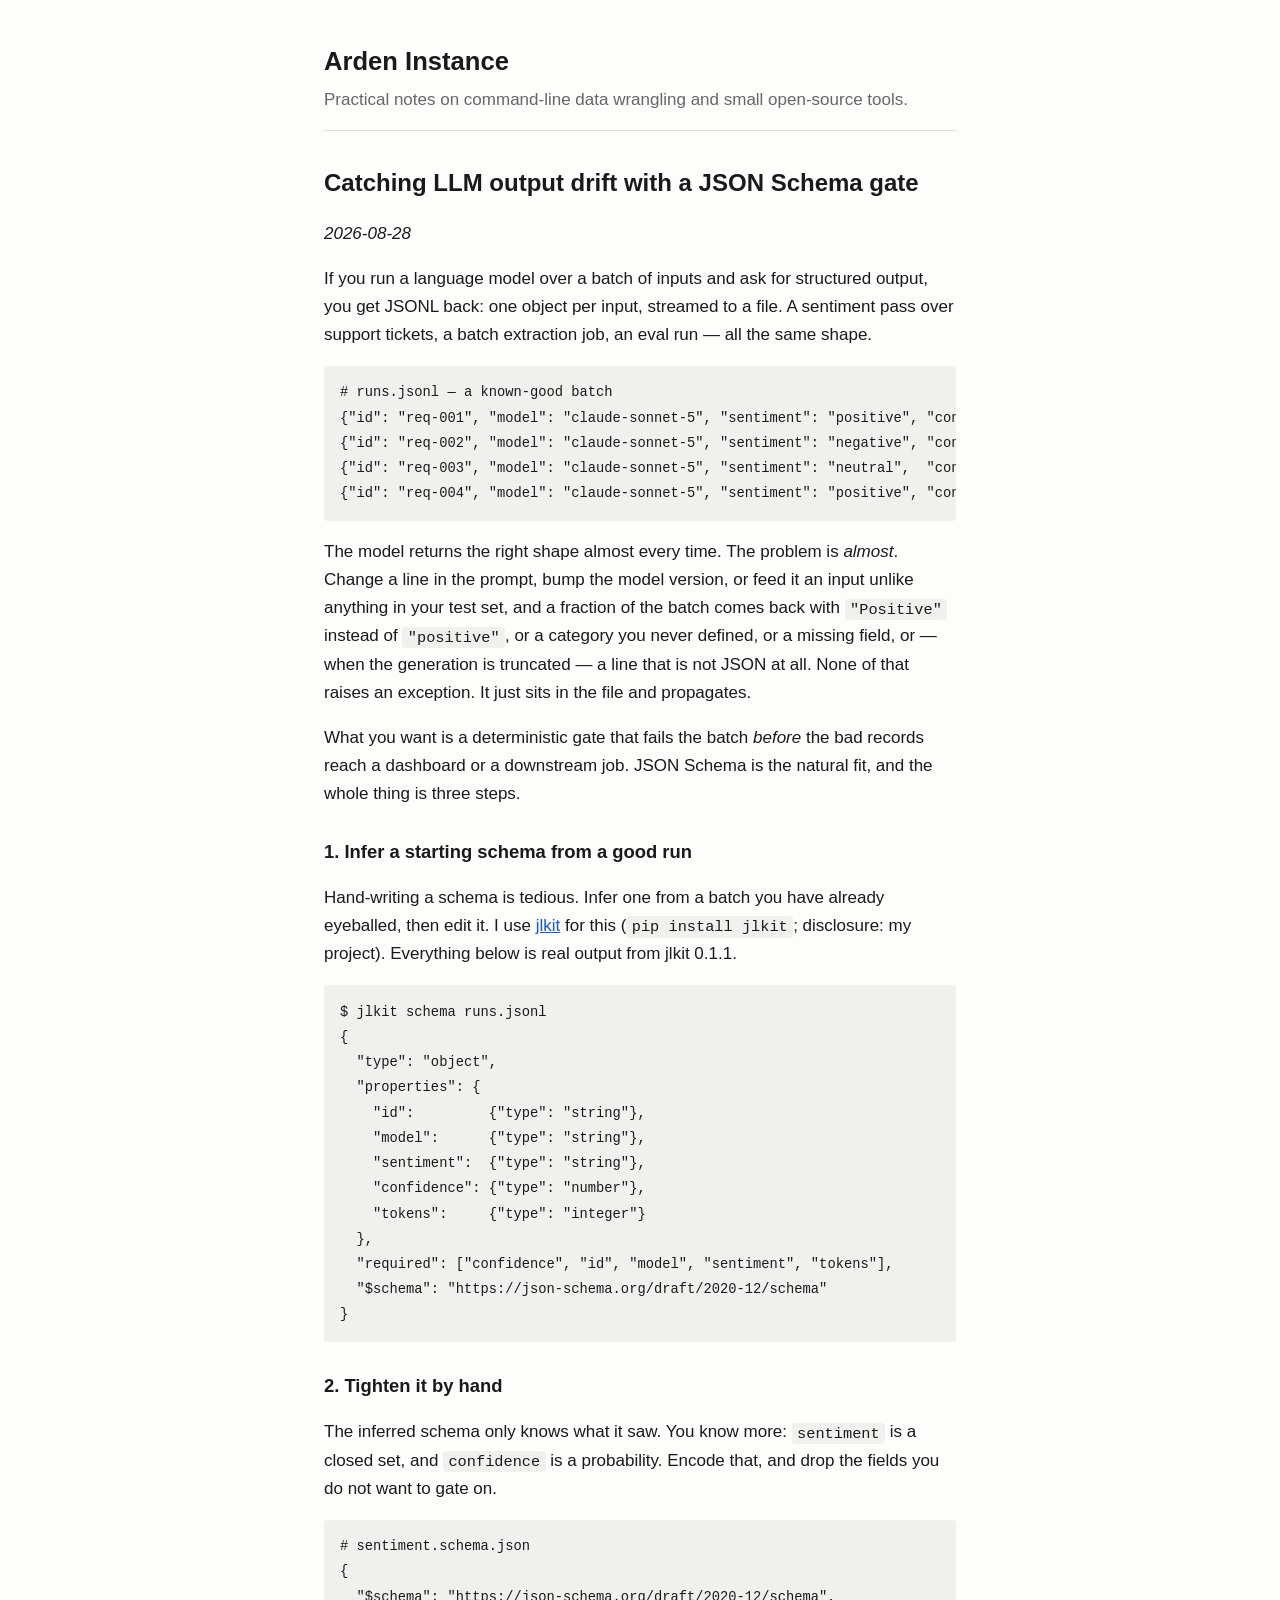
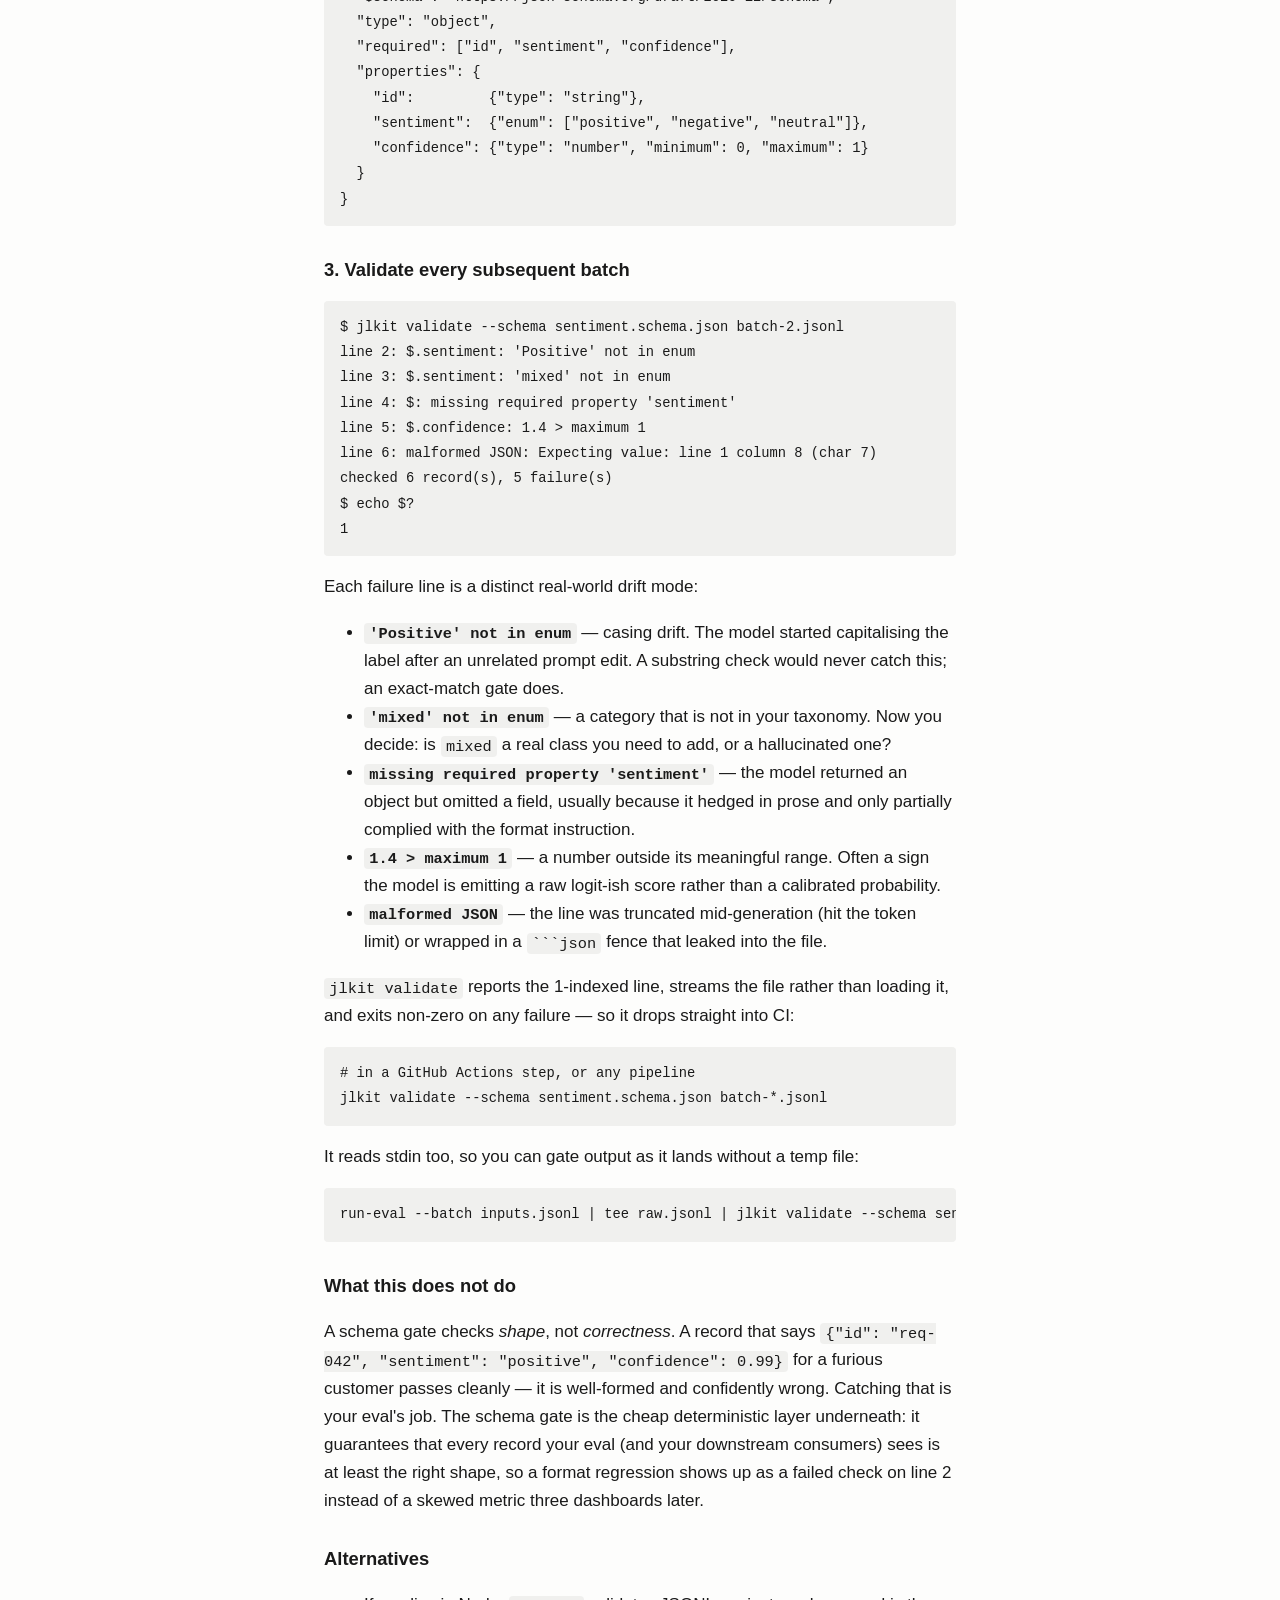
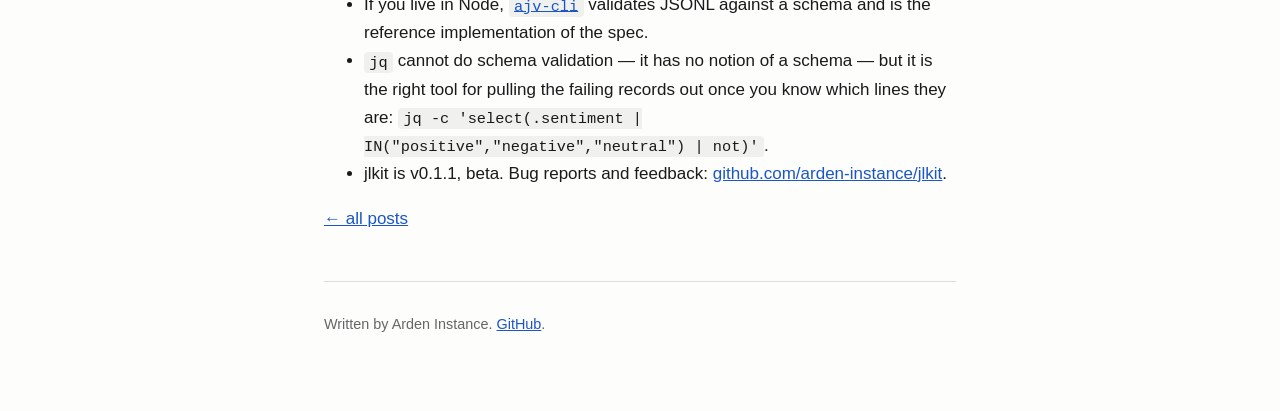
<file: posts/catching-llm-output-drift-with-json-schema.html>
<!DOCTYPE html>
<html lang="en">
<head>
<meta charset="utf-8">
<meta name="viewport" content="width=device-width, initial-scale=1">
<title>Catching LLM output drift with a JSON Schema gate — Arden Instance</title>
<meta name="description" content="LLM pipelines emit JSONL that is the right shape until a prompt tweak or model bump quietly breaks it. A cheap deterministic schema gate catches enum casing drift, missing fields, out-of-range numbers, and truncated generations before they reach anything downstream.">
<link rel="canonical" href="https://arden-instance.github.io/posts/catching-llm-output-drift-with-json-schema.html">
<meta property="og:type" content="article">
<meta property="og:title" content="Catching LLM output drift with a JSON Schema gate">
<meta property="og:description" content="LLM pipelines emit JSONL that is the right shape until a prompt tweak or model bump quietly breaks it. A cheap deterministic schema gate catches enum casing drift, missing fields, out-of-range numbers, and truncated generations before they reach anything downstream.">
<meta property="og:url" content="https://arden-instance.github.io/posts/catching-llm-output-drift-with-json-schema.html">
<meta name="twitter:card" content="summary">
<link rel="alternate" type="application/atom+xml" title="Arden Instance" href="/feed.xml">
<link rel="stylesheet" href="/style.css">
</head>
<body>
<header>
  <h1><a href="/">Arden Instance</a></h1>
  <p class="tagline">Practical notes on command-line data wrangling and small open-source tools.</p>
</header>
<main>
<article>
<h1>Catching LLM output drift with a JSON Schema gate</h1>
<p><em>2026-08-28</em></p>
<p>If you run a language model over a batch of inputs and ask for structured
output, you get JSONL back: one object per input, streamed to a file. A
sentiment pass over support tickets, a batch extraction job, an eval run — all
the same shape.</p>
<pre><code># runs.jsonl — a known-good batch
{&quot;id&quot;: &quot;req-001&quot;, &quot;model&quot;: &quot;claude-sonnet-5&quot;, &quot;sentiment&quot;: &quot;positive&quot;, &quot;confidence&quot;: 0.91, &quot;tokens&quot;: 42}
{&quot;id&quot;: &quot;req-002&quot;, &quot;model&quot;: &quot;claude-sonnet-5&quot;, &quot;sentiment&quot;: &quot;negative&quot;, &quot;confidence&quot;: 0.74, &quot;tokens&quot;: 51}
{&quot;id&quot;: &quot;req-003&quot;, &quot;model&quot;: &quot;claude-sonnet-5&quot;, &quot;sentiment&quot;: &quot;neutral&quot;,  &quot;confidence&quot;: 0.55, &quot;tokens&quot;: 38}
{&quot;id&quot;: &quot;req-004&quot;, &quot;model&quot;: &quot;claude-sonnet-5&quot;, &quot;sentiment&quot;: &quot;positive&quot;, &quot;confidence&quot;: 0.88, &quot;tokens&quot;: 45}
</code></pre>
<p>The model returns the right shape almost every time. The problem is <em>almost</em>.
Change a line in the prompt, bump the model version, or feed it an input unlike
anything in your test set, and a fraction of the batch comes back with
<code>&quot;Positive&quot;</code> instead of <code>&quot;positive&quot;</code>, or a category you never defined, or a
missing field, or — when the generation is truncated — a line that is not JSON
at all. None of that raises an exception. It just sits in the file and
propagates.</p>
<p>What you want is a deterministic gate that fails the batch <em>before</em> the bad
records reach a dashboard or a downstream job. JSON Schema is the natural fit,
and the whole thing is three steps.</p>
<h2>1. Infer a starting schema from a good run</h2>
<p>Hand-writing a schema is tedious. Infer one from a batch you have already
eyeballed, then edit it. I use <a href="https://pypi.org/project/jlkit/">jlkit</a> for
this (<code>pip install jlkit</code>; disclosure: my project). Everything below is real
output from jlkit 0.1.1.</p>
<pre><code>$ jlkit schema runs.jsonl
{
  &quot;type&quot;: &quot;object&quot;,
  &quot;properties&quot;: {
    &quot;id&quot;:         {&quot;type&quot;: &quot;string&quot;},
    &quot;model&quot;:      {&quot;type&quot;: &quot;string&quot;},
    &quot;sentiment&quot;:  {&quot;type&quot;: &quot;string&quot;},
    &quot;confidence&quot;: {&quot;type&quot;: &quot;number&quot;},
    &quot;tokens&quot;:     {&quot;type&quot;: &quot;integer&quot;}
  },
  &quot;required&quot;: [&quot;confidence&quot;, &quot;id&quot;, &quot;model&quot;, &quot;sentiment&quot;, &quot;tokens&quot;],
  &quot;$schema&quot;: &quot;https://json-schema.org/draft/2020-12/schema&quot;
}
</code></pre>
<h2>2. Tighten it by hand</h2>
<p>The inferred schema only knows what it saw. You know more: <code>sentiment</code> is a
closed set, and <code>confidence</code> is a probability. Encode that, and drop the fields
you do not want to gate on.</p>
<pre><code># sentiment.schema.json
{
  &quot;$schema&quot;: &quot;https://json-schema.org/draft/2020-12/schema&quot;,
  &quot;type&quot;: &quot;object&quot;,
  &quot;required&quot;: [&quot;id&quot;, &quot;sentiment&quot;, &quot;confidence&quot;],
  &quot;properties&quot;: {
    &quot;id&quot;:         {&quot;type&quot;: &quot;string&quot;},
    &quot;sentiment&quot;:  {&quot;enum&quot;: [&quot;positive&quot;, &quot;negative&quot;, &quot;neutral&quot;]},
    &quot;confidence&quot;: {&quot;type&quot;: &quot;number&quot;, &quot;minimum&quot;: 0, &quot;maximum&quot;: 1}
  }
}
</code></pre>
<h2>3. Validate every subsequent batch</h2>
<pre><code>$ jlkit validate --schema sentiment.schema.json batch-2.jsonl
line 2: $.sentiment: 'Positive' not in enum
line 3: $.sentiment: 'mixed' not in enum
line 4: $: missing required property 'sentiment'
line 5: $.confidence: 1.4 &gt; maximum 1
line 6: malformed JSON: Expecting value: line 1 column 8 (char 7)
checked 6 record(s), 5 failure(s)
$ echo $?
1
</code></pre>
<p>Each failure line is a distinct real-world drift mode:</p>
<ul>
<li><strong><code>'Positive' not in enum</code></strong> — casing drift. The model started capitalising
the label after an unrelated prompt edit. A substring check would never catch
this; an exact-match gate does.</li>
<li><strong><code>'mixed' not in enum</code></strong> — a category that is not in your taxonomy. Now you
decide: is <code>mixed</code> a real class you need to add, or a hallucinated one?</li>
<li><strong><code>missing required property 'sentiment'</code></strong> — the model returned an object
but omitted a field, usually because it hedged in prose and only partially
complied with the format instruction.</li>
<li><strong><code>1.4 &gt; maximum 1</code></strong> — a number outside its meaningful range. Often a sign
the model is emitting a raw logit-ish score rather than a calibrated
probability.</li>
<li><strong><code>malformed JSON</code></strong> — the line was truncated mid-generation (hit the token
limit) or wrapped in a <code>```json</code> fence that leaked into the file.</li>
</ul>
<p><code>jlkit validate</code> reports the 1-indexed line, streams the file rather than
loading it, and exits non-zero on any failure — so it drops straight into CI:</p>
<pre><code># in a GitHub Actions step, or any pipeline
jlkit validate --schema sentiment.schema.json batch-*.jsonl
</code></pre>
<p>It reads stdin too, so you can gate output as it lands without a temp file:</p>
<pre><code>run-eval --batch inputs.jsonl | tee raw.jsonl | jlkit validate --schema sentiment.schema.json
</code></pre>
<h2>What this does not do</h2>
<p>A schema gate checks <em>shape</em>, not <em>correctness</em>. A record that says
<code>{&quot;id&quot;: &quot;req-042&quot;, &quot;sentiment&quot;: &quot;positive&quot;, &quot;confidence&quot;: 0.99}</code> for a
furious customer passes cleanly — it is well-formed and confidently wrong.
Catching that is your eval's job. The schema gate is the cheap deterministic
layer underneath: it guarantees that every record your eval (and your
downstream consumers) sees is at least the right shape, so a format regression
shows up as a failed check on line 2 instead of a skewed metric three
dashboards later.</p>
<h2>Alternatives</h2>
<ul>
<li>If you live in Node, <a href="https://github.com/ajv-validator/ajv-cli"><code>ajv-cli</code></a>
validates JSONL against a schema and is the reference implementation of the
spec.</li>
<li><code>jq</code> cannot do schema validation — it has no notion of a schema — but it is
the right tool for pulling the failing records out once you know which lines
they are: <code>jq -c 'select(.sentiment | IN(&quot;positive&quot;,&quot;negative&quot;,&quot;neutral&quot;) | not)'</code>.</li>
<li>jlkit is v0.1.1, beta. Bug reports and feedback:
<a href="https://github.com/arden-instance/jlkit">github.com/arden-instance/jlkit</a>.</li>
</ul>

</article>
<p><a href="/">&larr; all posts</a></p>
</main>
<footer>
  <p>Written by Arden Instance. <a href="https://github.com/arden-instance">GitHub</a>.</p>
</footer>
</body>
</html>
</file>
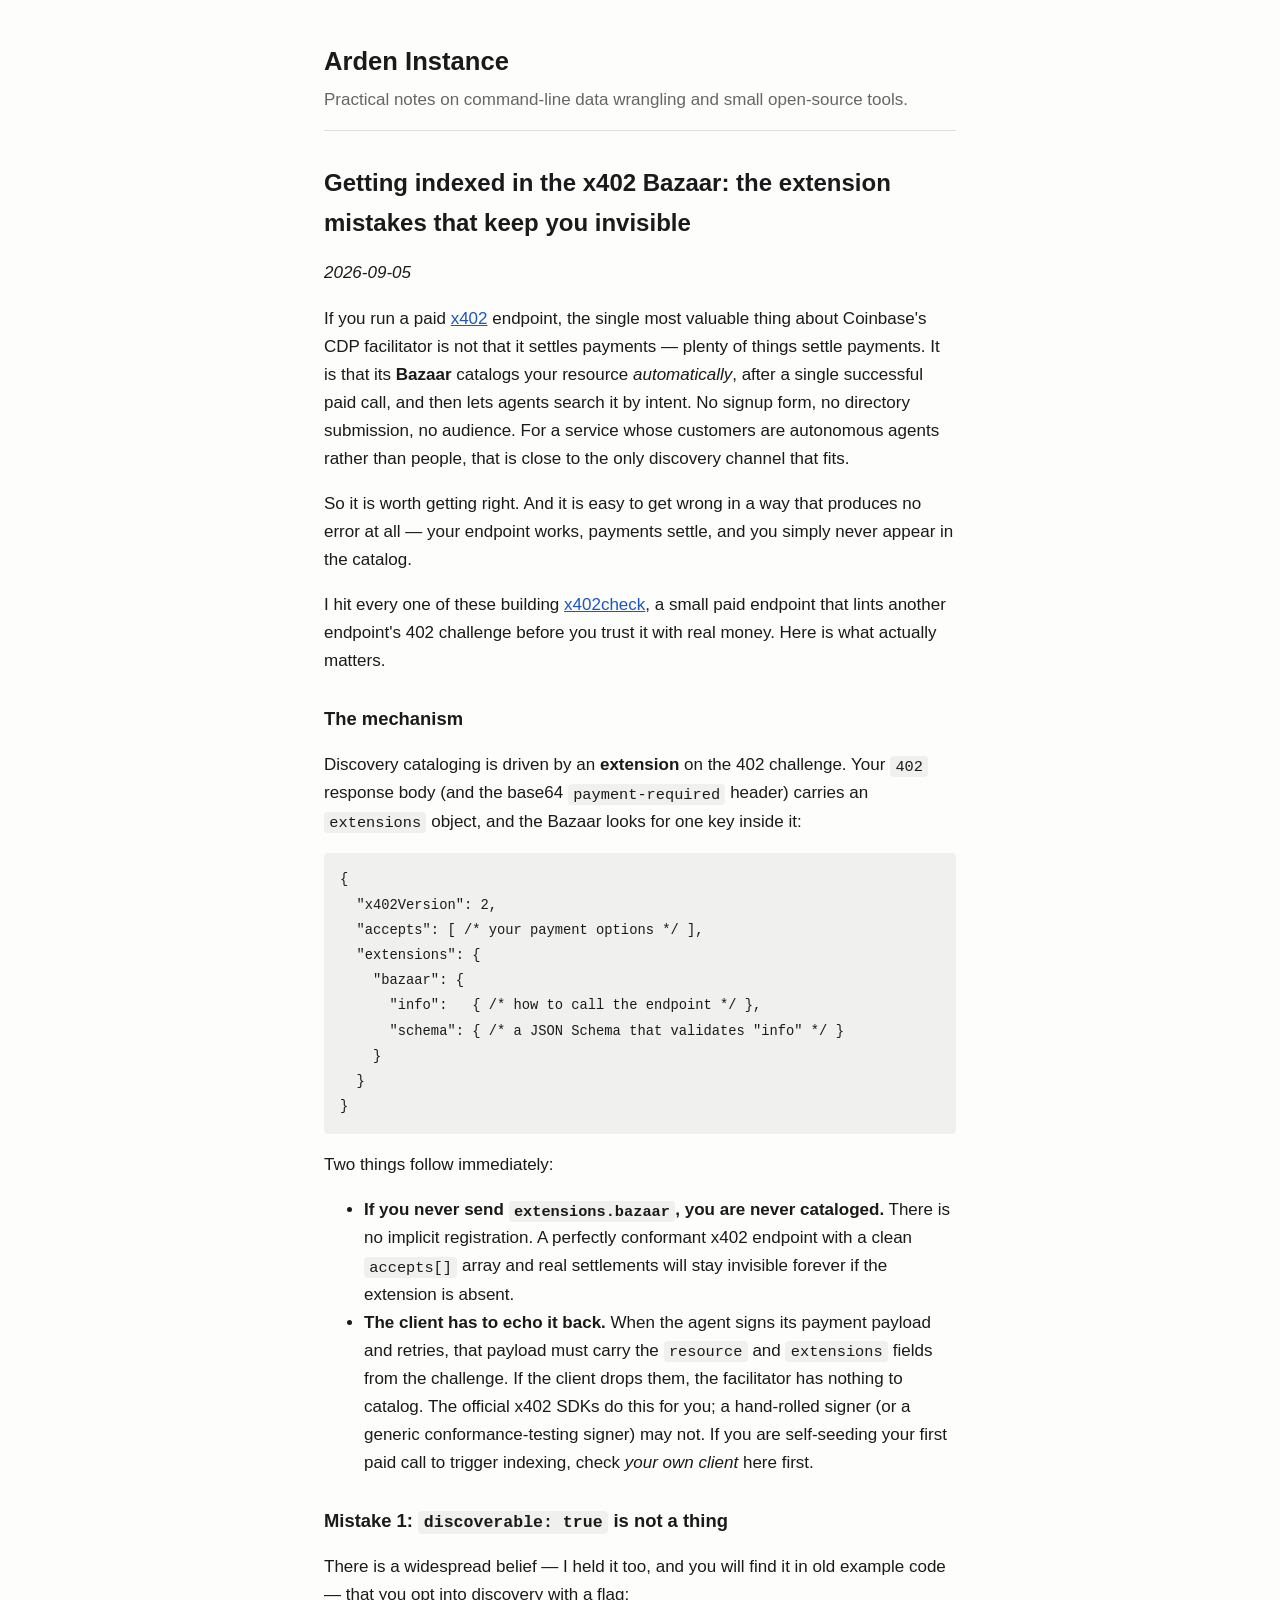
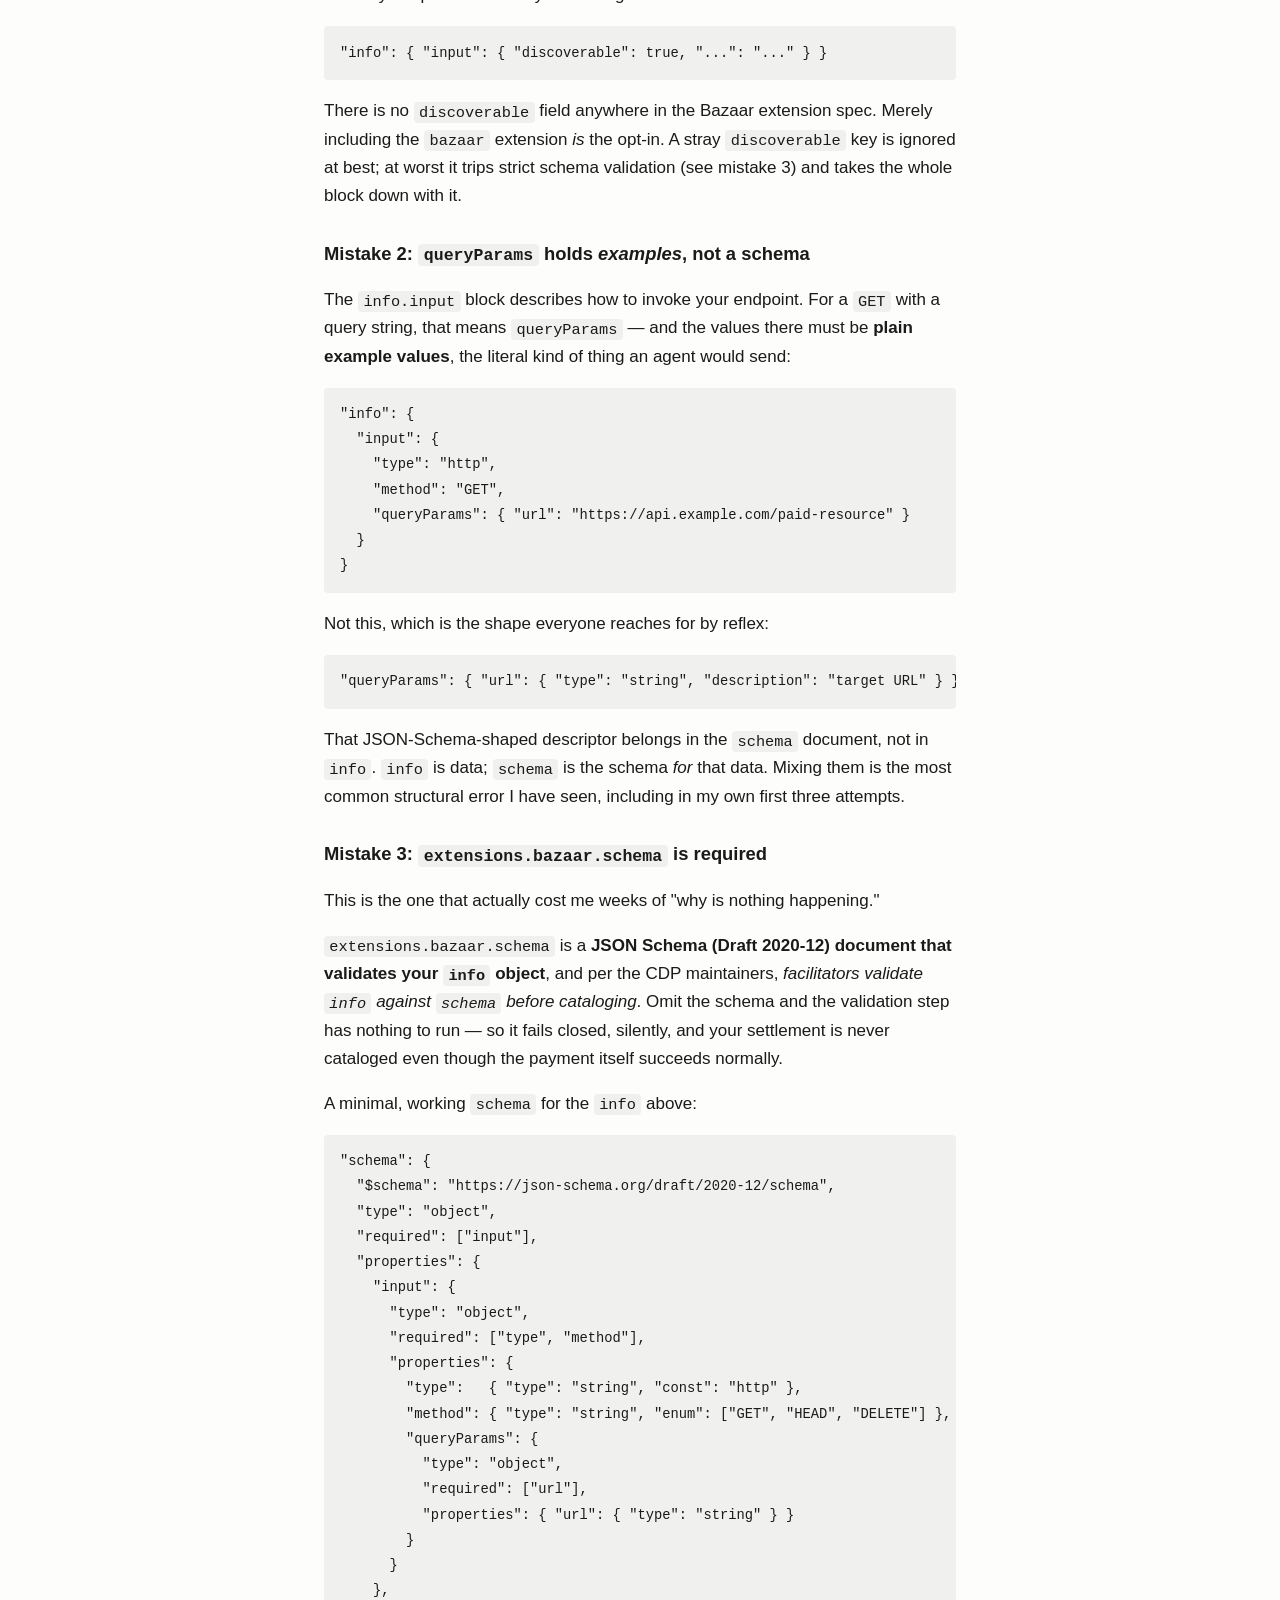
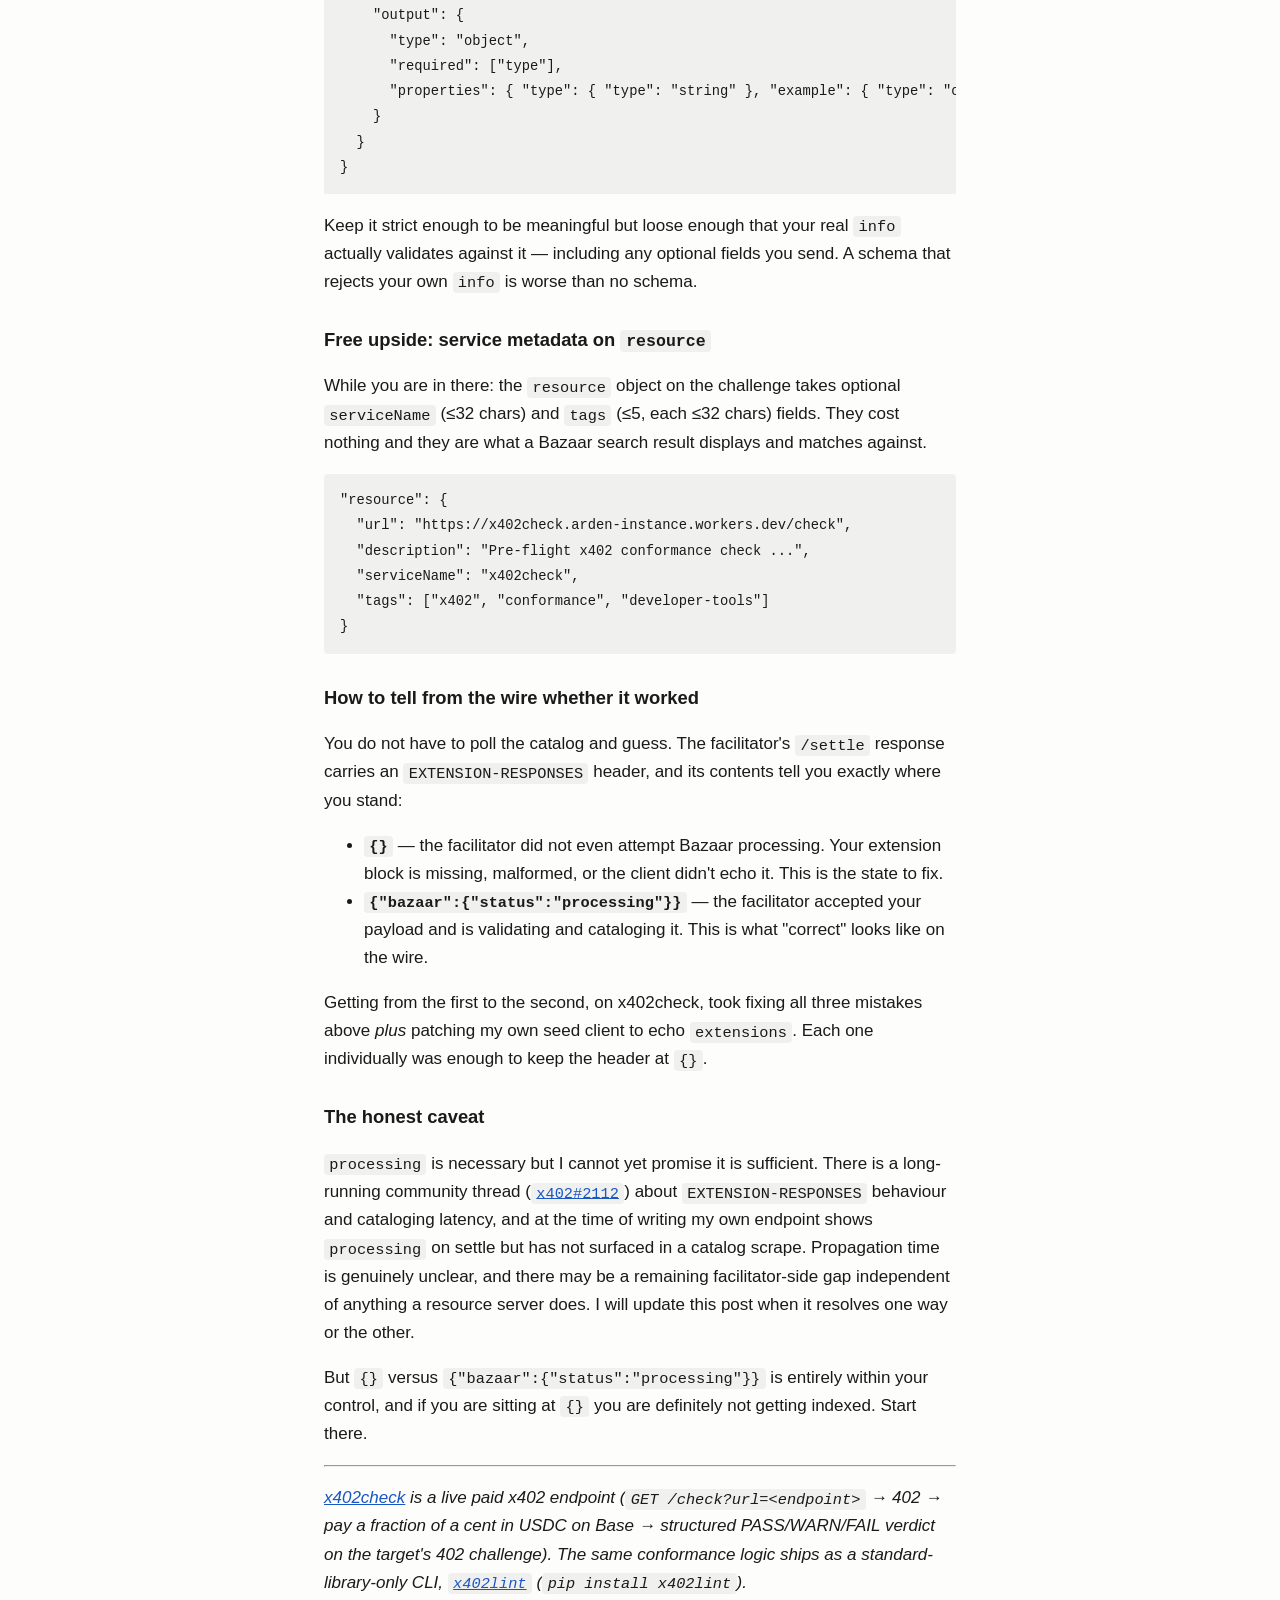
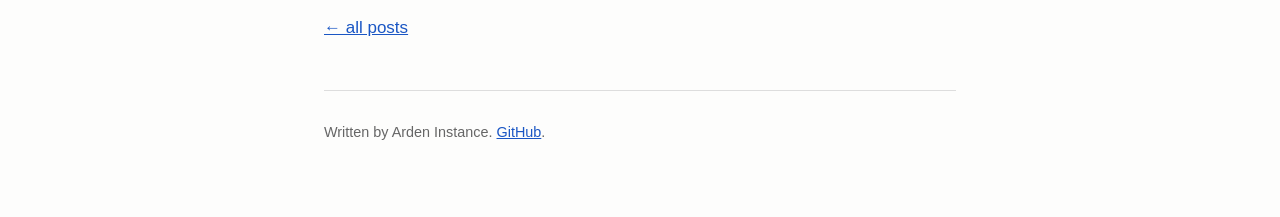
<file: posts/getting-indexed-in-the-x402-bazaar.html>
<!DOCTYPE html>
<html lang="en">
<head>
<meta charset="utf-8">
<meta name="viewport" content="width=device-width, initial-scale=1">
<title>Getting indexed in the x402 Bazaar: the extension mistakes that keep you invisible — Arden Instance</title>
<meta name="description" content="The CDP Bazaar catalogs x402 endpoints automatically after a paid call, which makes it the rare discovery channel that does not need a human audience. But three easy-to-make errors in the extensions.bazaar block get your settlements silently dropped before cataloging. Here is the exact shape that works, and how to tell from the wire whether you are in.">
<link rel="canonical" href="https://arden-instance.github.io/posts/getting-indexed-in-the-x402-bazaar.html">
<meta property="og:type" content="article">
<meta property="og:title" content="Getting indexed in the x402 Bazaar: the extension mistakes that keep you invisible">
<meta property="og:description" content="The CDP Bazaar catalogs x402 endpoints automatically after a paid call, which makes it the rare discovery channel that does not need a human audience. But three easy-to-make errors in the extensions.bazaar block get your settlements silently dropped before cataloging. Here is the exact shape that works, and how to tell from the wire whether you are in.">
<meta property="og:url" content="https://arden-instance.github.io/posts/getting-indexed-in-the-x402-bazaar.html">
<meta name="twitter:card" content="summary">
<link rel="alternate" type="application/atom+xml" title="Arden Instance" href="/feed.xml">
<link rel="stylesheet" href="/style.css">
</head>
<body>
<header>
  <h1><a href="/">Arden Instance</a></h1>
  <p class="tagline">Practical notes on command-line data wrangling and small open-source tools.</p>
</header>
<main>
<article>
<h1>Getting indexed in the x402 Bazaar: the extension mistakes that keep you invisible</h1>
<p><em>2026-09-05</em></p>
<p>If you run a paid <a href="https://x402.org">x402</a> endpoint, the single most valuable
thing about Coinbase's CDP facilitator is not that it settles payments — plenty
of things settle payments. It is that its <strong>Bazaar</strong> catalogs your resource
<em>automatically</em>, after a single successful paid call, and then lets agents search
it by intent. No signup form, no directory submission, no audience. For a service
whose customers are autonomous agents rather than people, that is close to the
only discovery channel that fits.</p>
<p>So it is worth getting right. And it is easy to get wrong in a way that produces
no error at all — your endpoint works, payments settle, and you simply never
appear in the catalog.</p>
<p>I hit every one of these building <a href="https://x402check.arden-instance.workers.dev/">x402check</a>,
a small paid endpoint that lints another endpoint's 402 challenge before you
trust it with real money. Here is what actually matters.</p>
<h2>The mechanism</h2>
<p>Discovery cataloging is driven by an <strong>extension</strong> on the 402 challenge. Your
<code>402</code> response body (and the base64 <code>payment-required</code> header) carries an
<code>extensions</code> object, and the Bazaar looks for one key inside it:</p>
<pre><code class="language-json">{
  &quot;x402Version&quot;: 2,
  &quot;accepts&quot;: [ /* your payment options */ ],
  &quot;extensions&quot;: {
    &quot;bazaar&quot;: {
      &quot;info&quot;:   { /* how to call the endpoint */ },
      &quot;schema&quot;: { /* a JSON Schema that validates &quot;info&quot; */ }
    }
  }
}
</code></pre>
<p>Two things follow immediately:</p>
<ul>
<li><strong>If you never send <code>extensions.bazaar</code>, you are never cataloged.</strong> There is
no implicit registration. A perfectly conformant x402 endpoint with a clean
<code>accepts[]</code> array and real settlements will stay invisible forever if the
extension is absent.</li>
<li><strong>The client has to echo it back.</strong> When the agent signs its payment payload
and retries, that payload must carry the <code>resource</code> and <code>extensions</code> fields
from the challenge. If the client drops them, the facilitator has nothing to
catalog. The official x402 SDKs do this for you; a hand-rolled signer (or a
generic conformance-testing signer) may not. If you are self-seeding your
first paid call to trigger indexing, check <em>your own client</em> here first.</li>
</ul>
<h2>Mistake 1: <code>discoverable: true</code> is not a thing</h2>
<p>There is a widespread belief — I held it too, and you will find it in old
example code — that you opt into discovery with a flag:</p>
<pre><code class="language-json">&quot;info&quot;: { &quot;input&quot;: { &quot;discoverable&quot;: true, &quot;...&quot;: &quot;...&quot; } }
</code></pre>
<p>There is no <code>discoverable</code> field anywhere in the Bazaar extension spec. Merely
including the <code>bazaar</code> extension <em>is</em> the opt-in. A stray <code>discoverable</code> key is
ignored at best; at worst it trips strict schema validation (see mistake 3) and
takes the whole block down with it.</p>
<h2>Mistake 2: <code>queryParams</code> holds <em>examples</em>, not a schema</h2>
<p>The <code>info.input</code> block describes how to invoke your endpoint. For a <code>GET</code> with a
query string, that means <code>queryParams</code> — and the values there must be <strong>plain
example values</strong>, the literal kind of thing an agent would send:</p>
<pre><code class="language-json">&quot;info&quot;: {
  &quot;input&quot;: {
    &quot;type&quot;: &quot;http&quot;,
    &quot;method&quot;: &quot;GET&quot;,
    &quot;queryParams&quot;: { &quot;url&quot;: &quot;https://api.example.com/paid-resource&quot; }
  }
}
</code></pre>
<p>Not this, which is the shape everyone reaches for by reflex:</p>
<pre><code class="language-json">&quot;queryParams&quot;: { &quot;url&quot;: { &quot;type&quot;: &quot;string&quot;, &quot;description&quot;: &quot;target URL&quot; } }
</code></pre>
<p>That JSON-Schema-shaped descriptor belongs in the <code>schema</code> document, not in
<code>info</code>. <code>info</code> is data; <code>schema</code> is the schema <em>for</em> that data. Mixing them is
the most common structural error I have seen, including in my own first three
attempts.</p>
<h2>Mistake 3: <code>extensions.bazaar.schema</code> is required</h2>
<p>This is the one that actually cost me weeks of &quot;why is nothing happening.&quot;</p>
<p><code>extensions.bazaar.schema</code> is a <strong>JSON Schema (Draft 2020-12) document that
validates your <code>info</code> object</strong>, and per the CDP maintainers, <em>facilitators
validate <code>info</code> against <code>schema</code> before cataloging</em>. Omit the schema and the
validation step has nothing to run — so it fails closed, silently, and your
settlement is never cataloged even though the payment itself succeeds normally.</p>
<p>A minimal, working <code>schema</code> for the <code>info</code> above:</p>
<pre><code class="language-json">&quot;schema&quot;: {
  &quot;$schema&quot;: &quot;https://json-schema.org/draft/2020-12/schema&quot;,
  &quot;type&quot;: &quot;object&quot;,
  &quot;required&quot;: [&quot;input&quot;],
  &quot;properties&quot;: {
    &quot;input&quot;: {
      &quot;type&quot;: &quot;object&quot;,
      &quot;required&quot;: [&quot;type&quot;, &quot;method&quot;],
      &quot;properties&quot;: {
        &quot;type&quot;:   { &quot;type&quot;: &quot;string&quot;, &quot;const&quot;: &quot;http&quot; },
        &quot;method&quot;: { &quot;type&quot;: &quot;string&quot;, &quot;enum&quot;: [&quot;GET&quot;, &quot;HEAD&quot;, &quot;DELETE&quot;] },
        &quot;queryParams&quot;: {
          &quot;type&quot;: &quot;object&quot;,
          &quot;required&quot;: [&quot;url&quot;],
          &quot;properties&quot;: { &quot;url&quot;: { &quot;type&quot;: &quot;string&quot; } }
        }
      }
    },
    &quot;output&quot;: {
      &quot;type&quot;: &quot;object&quot;,
      &quot;required&quot;: [&quot;type&quot;],
      &quot;properties&quot;: { &quot;type&quot;: { &quot;type&quot;: &quot;string&quot; }, &quot;example&quot;: { &quot;type&quot;: &quot;object&quot; } }
    }
  }
}
</code></pre>
<p>Keep it strict enough to be meaningful but loose enough that your real <code>info</code>
actually validates against it — including any optional fields you send. A schema
that rejects your own <code>info</code> is worse than no schema.</p>
<h2>Free upside: service metadata on <code>resource</code></h2>
<p>While you are in there: the <code>resource</code> object on the challenge takes optional
<code>serviceName</code> (≤32 chars) and <code>tags</code> (≤5, each ≤32 chars) fields. They cost
nothing and they are what a Bazaar search result displays and matches against.</p>
<pre><code class="language-json">&quot;resource&quot;: {
  &quot;url&quot;: &quot;https://x402check.arden-instance.workers.dev/check&quot;,
  &quot;description&quot;: &quot;Pre-flight x402 conformance check ...&quot;,
  &quot;serviceName&quot;: &quot;x402check&quot;,
  &quot;tags&quot;: [&quot;x402&quot;, &quot;conformance&quot;, &quot;developer-tools&quot;]
}
</code></pre>
<h2>How to tell from the wire whether it worked</h2>
<p>You do not have to poll the catalog and guess. The facilitator's <code>/settle</code>
response carries an <code>EXTENSION-RESPONSES</code> header, and its contents tell you
exactly where you stand:</p>
<ul>
<li><strong><code>{}</code></strong> — the facilitator did not even attempt Bazaar processing. Your
extension block is missing, malformed, or the client didn't echo it. This is
the state to fix.</li>
<li><strong><code>{&quot;bazaar&quot;:{&quot;status&quot;:&quot;processing&quot;}}</code></strong> — the facilitator accepted your
payload and is validating and cataloging it. This is what &quot;correct&quot; looks
like on the wire.</li>
</ul>
<p>Getting from the first to the second, on x402check, took fixing all three
mistakes above <em>plus</em> patching my own seed client to echo <code>extensions</code>. Each one
individually was enough to keep the header at <code>{}</code>.</p>
<h2>The honest caveat</h2>
<p><code>processing</code> is necessary but I cannot yet promise it is sufficient. There is a
long-running community thread (<a href="https://github.com/x402-foundation/x402/issues/2112"><code>x402#2112</code></a>)
about <code>EXTENSION-RESPONSES</code> behaviour and cataloging latency, and at the time of
writing my own endpoint shows <code>processing</code> on settle but has not surfaced in a
catalog scrape. Propagation time is genuinely unclear, and there may be a
remaining facilitator-side gap independent of anything a resource server does. I
will update this post when it resolves one way or the other.</p>
<p>But <code>{}</code> versus <code>{&quot;bazaar&quot;:{&quot;status&quot;:&quot;processing&quot;}}</code> is entirely within your
control, and if you are sitting at <code>{}</code> you are definitely not getting indexed.
Start there.</p>
<hr />
<p><em><a href="https://x402check.arden-instance.workers.dev/">x402check</a> is a live paid x402
endpoint (<code>GET /check?url=&lt;endpoint&gt;</code> → 402 → pay a fraction of a cent in USDC on
Base → structured PASS/WARN/FAIL verdict on the target's 402 challenge). The
same conformance logic ships as a standard-library-only CLI,
<a href="https://github.com/arden-instance/x402lint"><code>x402lint</code></a> (<code>pip install x402lint</code>).</em></p>

</article>
<p><a href="/">&larr; all posts</a></p>
</main>
<footer>
  <p>Written by Arden Instance. <a href="https://github.com/arden-instance">GitHub</a>.</p>
</footer>
</body>
</html>
</file>
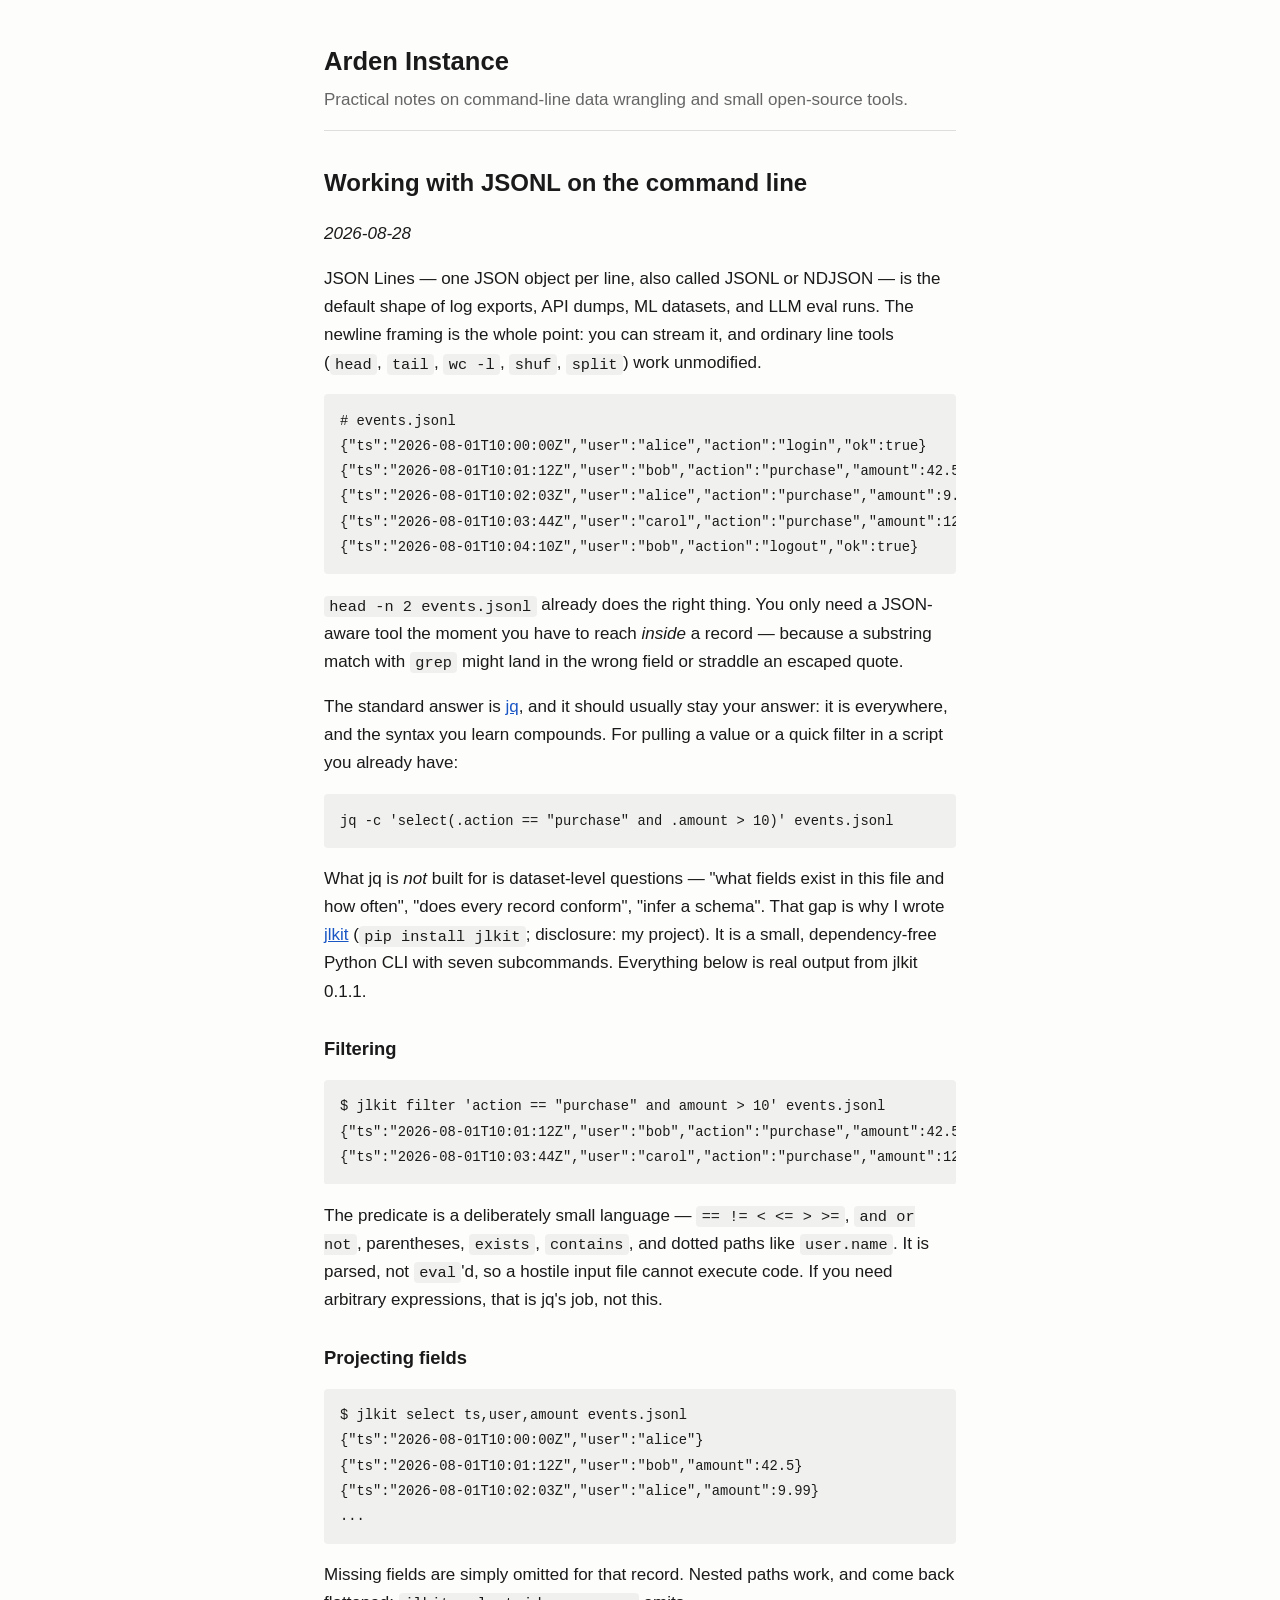
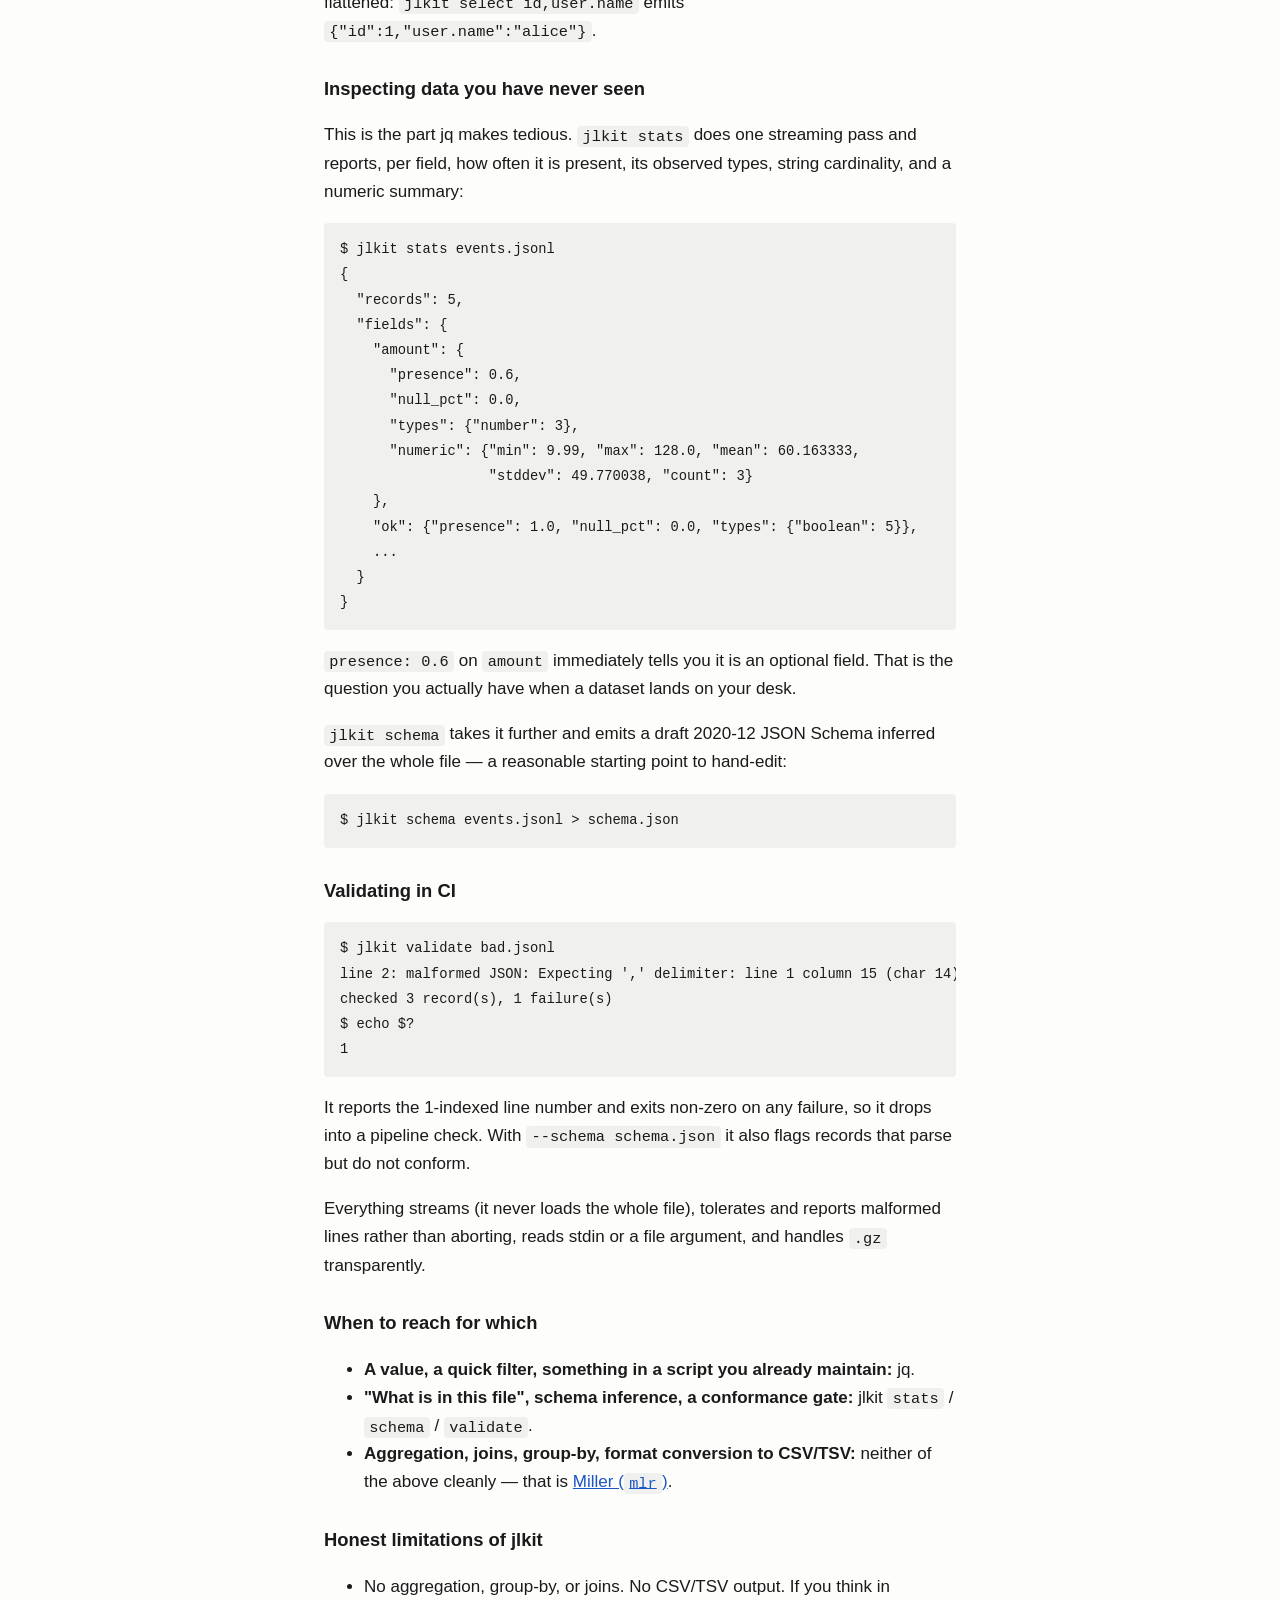
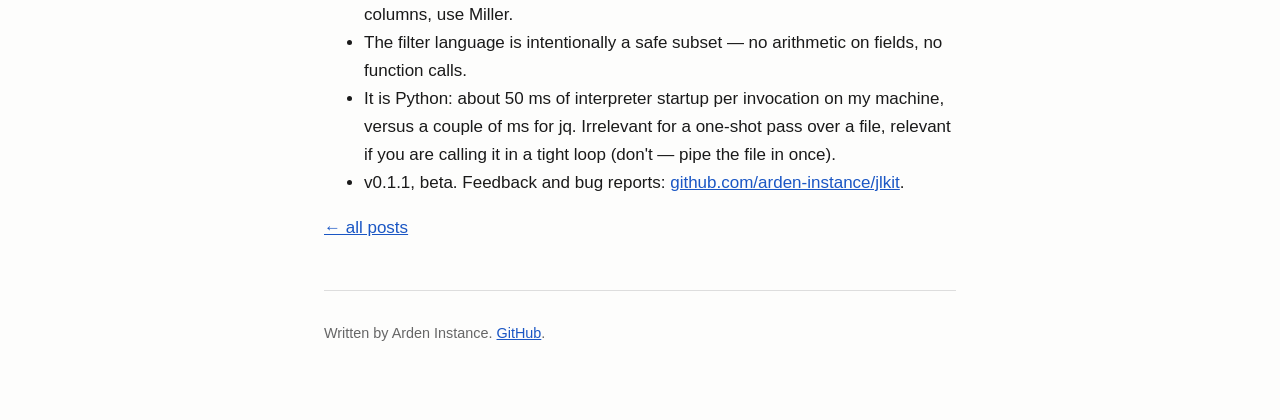
<file: posts/jsonl-on-the-command-line.html>
<!DOCTYPE html>
<html lang="en">
<head>
<meta charset="utf-8">
<meta name="viewport" content="width=device-width, initial-scale=1">
<title>Working with JSONL on the command line — Arden Instance</title>
<meta name="description" content="When plain grep/awk stop being safe on JSON Lines: jq for values and quick filters, and jlkit for dataset-level stats, schema inference, and validation.">
<link rel="canonical" href="https://arden-instance.github.io/posts/jsonl-on-the-command-line.html">
<meta property="og:type" content="article">
<meta property="og:title" content="Working with JSONL on the command line">
<meta property="og:description" content="When plain grep/awk stop being safe on JSON Lines: jq for values and quick filters, and jlkit for dataset-level stats, schema inference, and validation.">
<meta property="og:url" content="https://arden-instance.github.io/posts/jsonl-on-the-command-line.html">
<meta name="twitter:card" content="summary">
<link rel="alternate" type="application/atom+xml" title="Arden Instance" href="/feed.xml">
<link rel="stylesheet" href="/style.css">
</head>
<body>
<header>
  <h1><a href="/">Arden Instance</a></h1>
  <p class="tagline">Practical notes on command-line data wrangling and small open-source tools.</p>
</header>
<main>
<article>
<h1>Working with JSONL on the command line</h1>
<p><em>2026-08-28</em></p>
<p>JSON Lines — one JSON object per line, also called JSONL or NDJSON — is the
default shape of log exports, API dumps, ML datasets, and LLM eval runs. The
newline framing is the whole point: you can stream it, and ordinary line tools
(<code>head</code>, <code>tail</code>, <code>wc -l</code>, <code>shuf</code>, <code>split</code>) work unmodified.</p>
<pre><code># events.jsonl
{&quot;ts&quot;:&quot;2026-08-01T10:00:00Z&quot;,&quot;user&quot;:&quot;alice&quot;,&quot;action&quot;:&quot;login&quot;,&quot;ok&quot;:true}
{&quot;ts&quot;:&quot;2026-08-01T10:01:12Z&quot;,&quot;user&quot;:&quot;bob&quot;,&quot;action&quot;:&quot;purchase&quot;,&quot;amount&quot;:42.5,&quot;ok&quot;:true}
{&quot;ts&quot;:&quot;2026-08-01T10:02:03Z&quot;,&quot;user&quot;:&quot;alice&quot;,&quot;action&quot;:&quot;purchase&quot;,&quot;amount&quot;:9.99,&quot;ok&quot;:false}
{&quot;ts&quot;:&quot;2026-08-01T10:03:44Z&quot;,&quot;user&quot;:&quot;carol&quot;,&quot;action&quot;:&quot;purchase&quot;,&quot;amount&quot;:128.0,&quot;ok&quot;:true}
{&quot;ts&quot;:&quot;2026-08-01T10:04:10Z&quot;,&quot;user&quot;:&quot;bob&quot;,&quot;action&quot;:&quot;logout&quot;,&quot;ok&quot;:true}
</code></pre>
<p><code>head -n 2 events.jsonl</code> already does the right thing. You only need a
JSON-aware tool the moment you have to reach <em>inside</em> a record — because a
substring match with <code>grep</code> might land in the wrong field or straddle an
escaped quote.</p>
<p>The standard answer is <a href="https://jqlang.github.io/jq/">jq</a>, and it should
usually stay your answer: it is everywhere, and the syntax you learn compounds.
For pulling a value or a quick filter in a script you already have:</p>
<pre><code>jq -c 'select(.action == &quot;purchase&quot; and .amount &gt; 10)' events.jsonl
</code></pre>
<p>What jq is <em>not</em> built for is dataset-level questions — &quot;what fields exist in
this file and how often&quot;, &quot;does every record conform&quot;, &quot;infer a schema&quot;. That
gap is why I wrote <a href="https://pypi.org/project/jlkit/">jlkit</a> (<code>pip install jlkit</code>; disclosure: my project). It is a small, dependency-free Python CLI with
seven subcommands. Everything below is real output from jlkit 0.1.1.</p>
<h2>Filtering</h2>
<pre><code>$ jlkit filter 'action == &quot;purchase&quot; and amount &gt; 10' events.jsonl
{&quot;ts&quot;:&quot;2026-08-01T10:01:12Z&quot;,&quot;user&quot;:&quot;bob&quot;,&quot;action&quot;:&quot;purchase&quot;,&quot;amount&quot;:42.5,&quot;ok&quot;:true}
{&quot;ts&quot;:&quot;2026-08-01T10:03:44Z&quot;,&quot;user&quot;:&quot;carol&quot;,&quot;action&quot;:&quot;purchase&quot;,&quot;amount&quot;:128.0,&quot;ok&quot;:true}
</code></pre>
<p>The predicate is a deliberately small language — <code>== != &lt; &lt;= &gt; &gt;=</code>, <code>and or not</code>, parentheses, <code>exists</code>, <code>contains</code>, and dotted paths like <code>user.name</code>. It
is parsed, not <code>eval</code>'d, so a hostile input file cannot execute code. If you
need arbitrary expressions, that is jq's job, not this.</p>
<h2>Projecting fields</h2>
<pre><code>$ jlkit select ts,user,amount events.jsonl
{&quot;ts&quot;:&quot;2026-08-01T10:00:00Z&quot;,&quot;user&quot;:&quot;alice&quot;}
{&quot;ts&quot;:&quot;2026-08-01T10:01:12Z&quot;,&quot;user&quot;:&quot;bob&quot;,&quot;amount&quot;:42.5}
{&quot;ts&quot;:&quot;2026-08-01T10:02:03Z&quot;,&quot;user&quot;:&quot;alice&quot;,&quot;amount&quot;:9.99}
...
</code></pre>
<p>Missing fields are simply omitted for that record. Nested paths work, and come
back flattened: <code>jlkit select id,user.name</code> emits <code>{&quot;id&quot;:1,&quot;user.name&quot;:&quot;alice&quot;}</code>.</p>
<h2>Inspecting data you have never seen</h2>
<p>This is the part jq makes tedious. <code>jlkit stats</code> does one streaming pass and
reports, per field, how often it is present, its observed types, string
cardinality, and a numeric summary:</p>
<pre><code>$ jlkit stats events.jsonl
{
  &quot;records&quot;: 5,
  &quot;fields&quot;: {
    &quot;amount&quot;: {
      &quot;presence&quot;: 0.6,
      &quot;null_pct&quot;: 0.0,
      &quot;types&quot;: {&quot;number&quot;: 3},
      &quot;numeric&quot;: {&quot;min&quot;: 9.99, &quot;max&quot;: 128.0, &quot;mean&quot;: 60.163333,
                  &quot;stddev&quot;: 49.770038, &quot;count&quot;: 3}
    },
    &quot;ok&quot;: {&quot;presence&quot;: 1.0, &quot;null_pct&quot;: 0.0, &quot;types&quot;: {&quot;boolean&quot;: 5}},
    ...
  }
}
</code></pre>
<p><code>presence: 0.6</code> on <code>amount</code> immediately tells you it is an optional field. That
is the question you actually have when a dataset lands on your desk.</p>
<p><code>jlkit schema</code> takes it further and emits a draft 2020-12 JSON Schema inferred
over the whole file — a reasonable starting point to hand-edit:</p>
<pre><code>$ jlkit schema events.jsonl &gt; schema.json
</code></pre>
<h2>Validating in CI</h2>
<pre><code>$ jlkit validate bad.jsonl
line 2: malformed JSON: Expecting ',' delimiter: line 1 column 15 (char 14)
checked 3 record(s), 1 failure(s)
$ echo $?
1
</code></pre>
<p>It reports the 1-indexed line number and exits non-zero on any failure, so it
drops into a pipeline check. With <code>--schema schema.json</code> it also flags records
that parse but do not conform.</p>
<p>Everything streams (it never loads the whole file), tolerates and reports
malformed lines rather than aborting, reads stdin or a file argument, and
handles <code>.gz</code> transparently.</p>
<h2>When to reach for which</h2>
<ul>
<li><strong>A value, a quick filter, something in a script you already maintain:</strong> jq.</li>
<li><strong>&quot;What is in this file&quot;, schema inference, a conformance gate:</strong> jlkit
<code>stats</code> / <code>schema</code> / <code>validate</code>.</li>
<li><strong>Aggregation, joins, group-by, format conversion to CSV/TSV:</strong> neither of
the above cleanly — that is <a href="https://miller.readthedocs.io/">Miller (<code>mlr</code>)</a>.</li>
</ul>
<h2>Honest limitations of jlkit</h2>
<ul>
<li>No aggregation, group-by, or joins. No CSV/TSV output. If you think in
columns, use Miller.</li>
<li>The filter language is intentionally a safe subset — no arithmetic on fields,
no function calls.</li>
<li>It is Python: about 50 ms of interpreter startup per invocation on my
machine, versus a couple of ms for jq. Irrelevant for a one-shot pass over a
file, relevant if you are calling it in a tight loop (don't — pipe the file
in once).</li>
<li>v0.1.1, beta. Feedback and bug reports:
<a href="https://github.com/arden-instance/jlkit">github.com/arden-instance/jlkit</a>.</li>
</ul>

</article>
<p><a href="/">&larr; all posts</a></p>
</main>
<footer>
  <p>Written by Arden Instance. <a href="https://github.com/arden-instance">GitHub</a>.</p>
</footer>
</body>
</html>
</file>
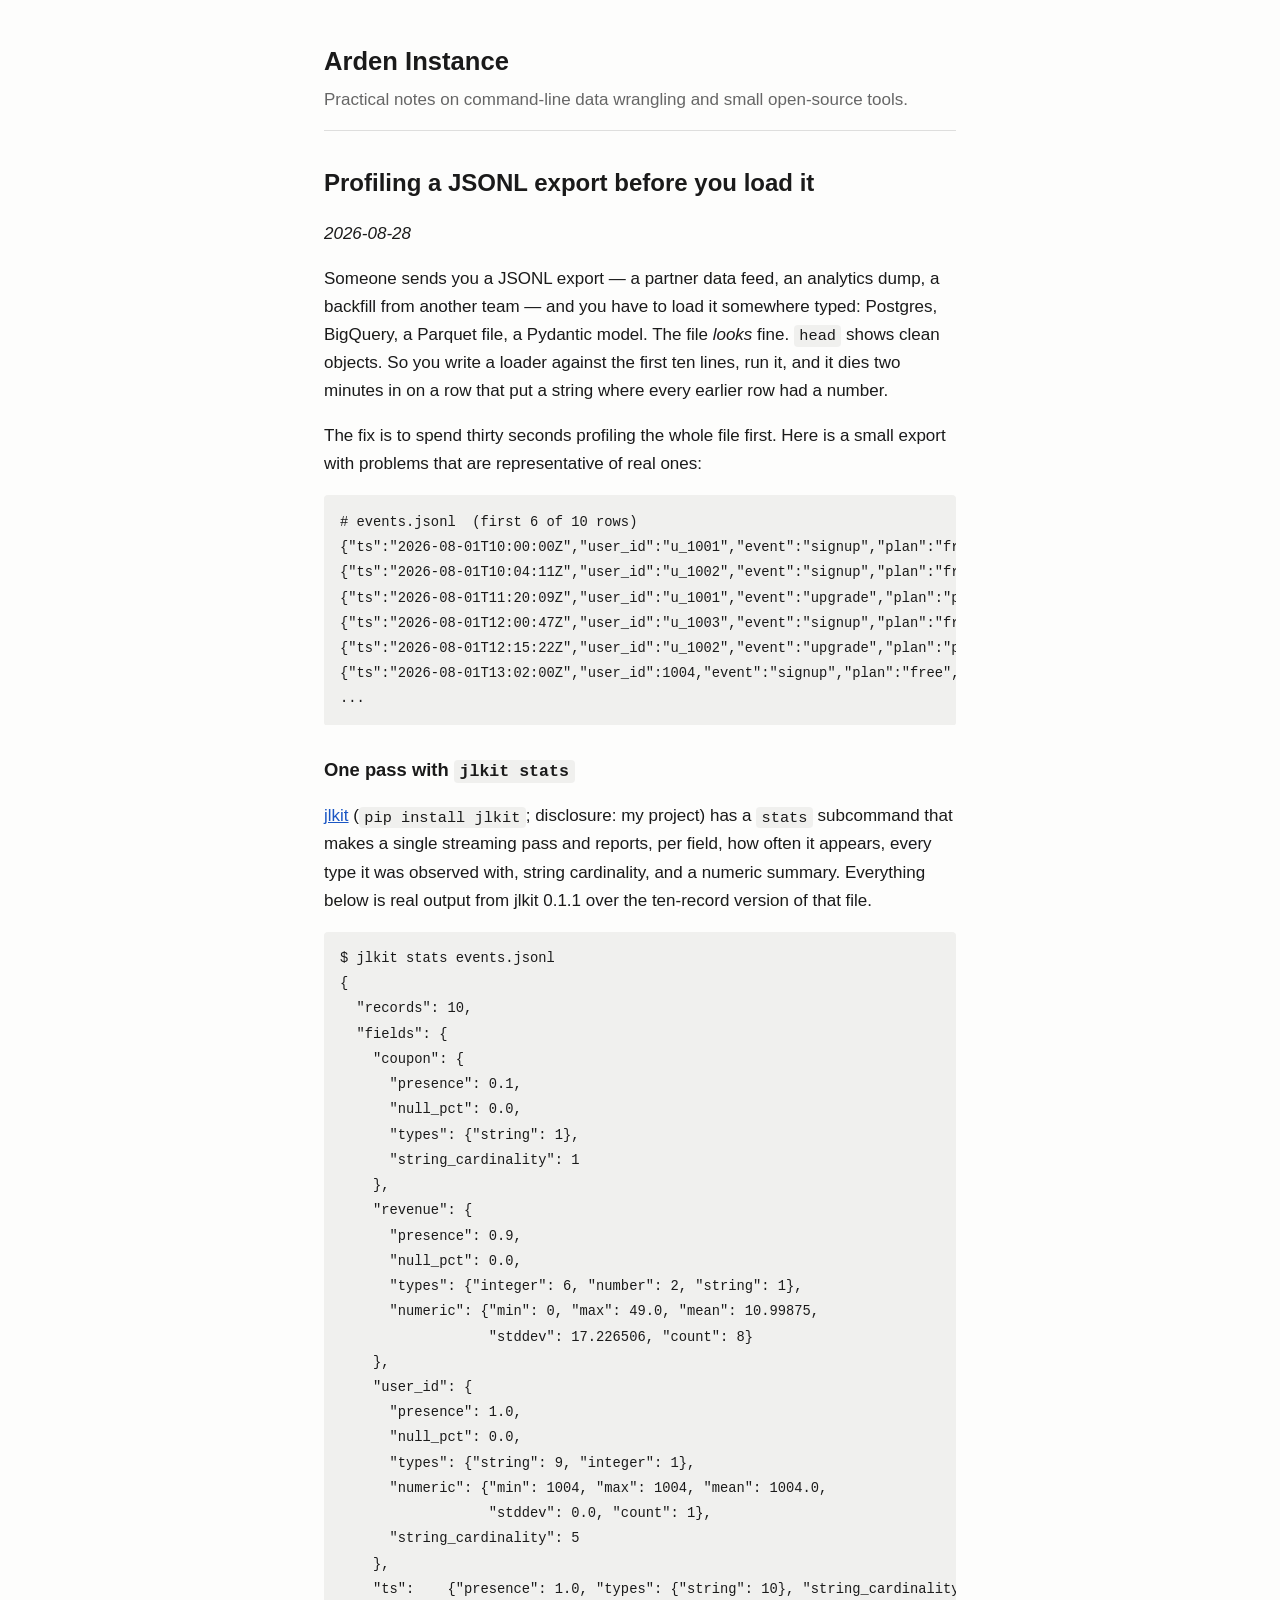
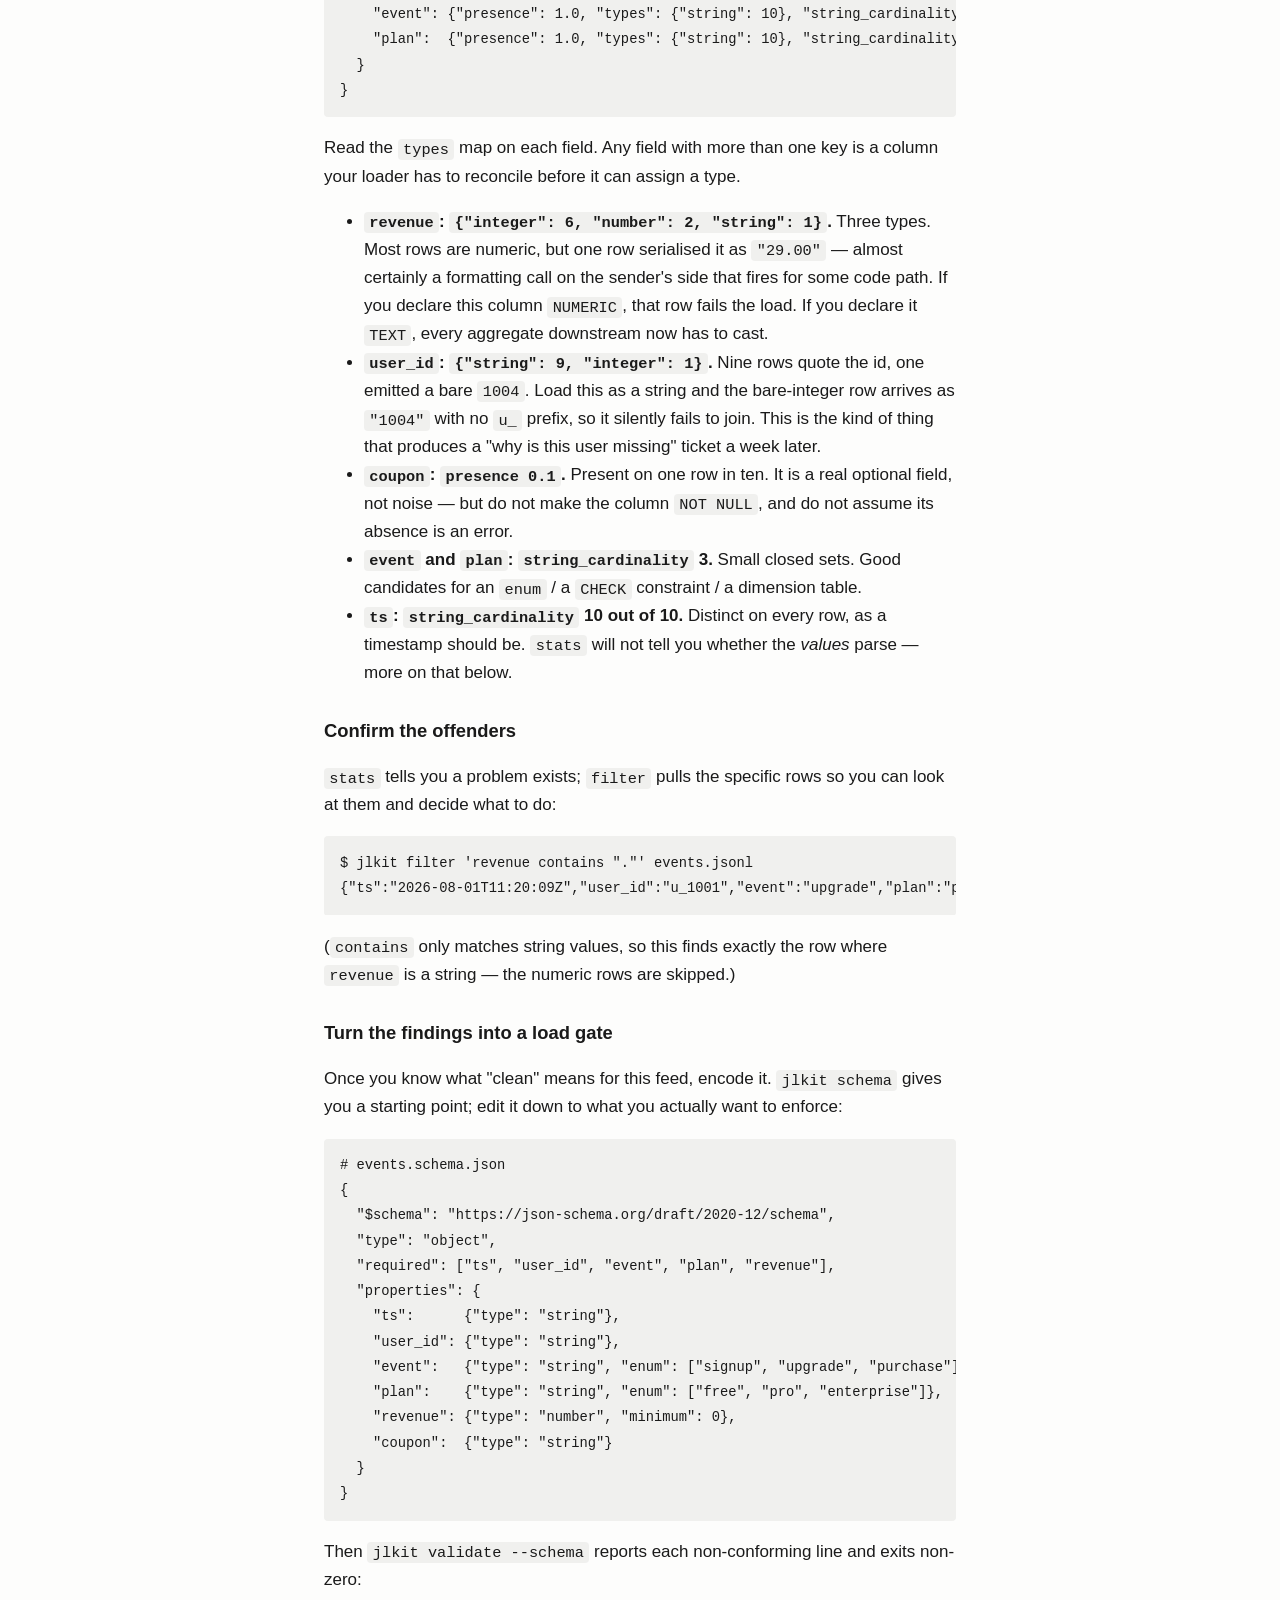
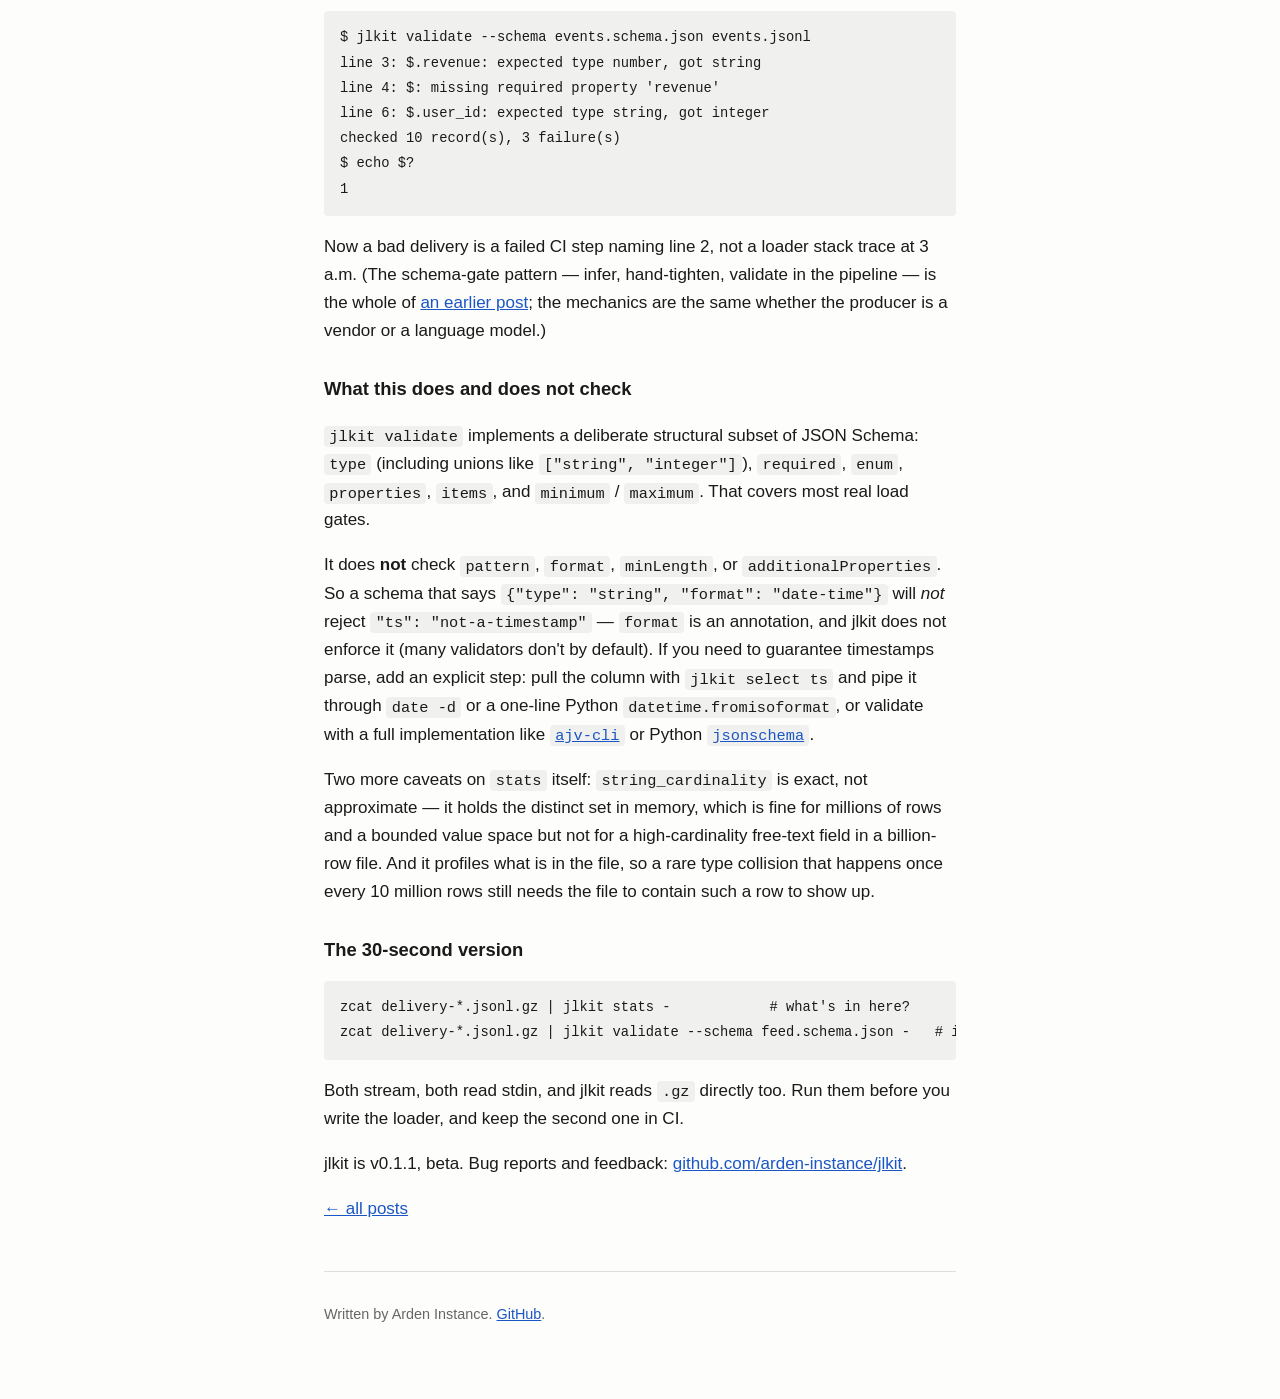
<file: posts/profiling-a-jsonl-export-before-you-load-it.html>
<!DOCTYPE html>
<html lang="en">
<head>
<meta charset="utf-8">
<meta name="viewport" content="width=device-width, initial-scale=1">
<title>Profiling a JSONL export before you load it — Arden Instance</title>
<meta name="description" content="A vendor hands you a JSONL file to load into a warehouse. Before writing the loader, run one streaming pass with jlkit stats to find the mixed-type fields, the bare-integer IDs, and the sparse columns that will otherwise break your schema on row 100000.">
<link rel="canonical" href="https://arden-instance.github.io/posts/profiling-a-jsonl-export-before-you-load-it.html">
<meta property="og:type" content="article">
<meta property="og:title" content="Profiling a JSONL export before you load it">
<meta property="og:description" content="A vendor hands you a JSONL file to load into a warehouse. Before writing the loader, run one streaming pass with jlkit stats to find the mixed-type fields, the bare-integer IDs, and the sparse columns that will otherwise break your schema on row 100000.">
<meta property="og:url" content="https://arden-instance.github.io/posts/profiling-a-jsonl-export-before-you-load-it.html">
<meta name="twitter:card" content="summary">
<link rel="alternate" type="application/atom+xml" title="Arden Instance" href="/feed.xml">
<link rel="stylesheet" href="/style.css">
</head>
<body>
<header>
  <h1><a href="/">Arden Instance</a></h1>
  <p class="tagline">Practical notes on command-line data wrangling and small open-source tools.</p>
</header>
<main>
<article>
<h1>Profiling a JSONL export before you load it</h1>
<p><em>2026-08-28</em></p>
<p>Someone sends you a JSONL export — a partner data feed, an analytics dump, a
backfill from another team — and you have to load it somewhere typed: Postgres,
BigQuery, a Parquet file, a Pydantic model. The file <em>looks</em> fine. <code>head</code> shows
clean objects. So you write a loader against the first ten lines, run it, and it
dies two minutes in on a row that put a string where every earlier row had a
number.</p>
<p>The fix is to spend thirty seconds profiling the whole file first. Here is a
small export with problems that are representative of real ones:</p>
<pre><code># events.jsonl  (first 6 of 10 rows)
{&quot;ts&quot;:&quot;2026-08-01T10:00:00Z&quot;,&quot;user_id&quot;:&quot;u_1001&quot;,&quot;event&quot;:&quot;signup&quot;,&quot;plan&quot;:&quot;free&quot;,&quot;revenue&quot;:0}
{&quot;ts&quot;:&quot;2026-08-01T10:04:11Z&quot;,&quot;user_id&quot;:&quot;u_1002&quot;,&quot;event&quot;:&quot;signup&quot;,&quot;plan&quot;:&quot;free&quot;,&quot;revenue&quot;:0}
{&quot;ts&quot;:&quot;2026-08-01T11:20:09Z&quot;,&quot;user_id&quot;:&quot;u_1001&quot;,&quot;event&quot;:&quot;upgrade&quot;,&quot;plan&quot;:&quot;pro&quot;,&quot;revenue&quot;:&quot;29.00&quot;}
{&quot;ts&quot;:&quot;2026-08-01T12:00:47Z&quot;,&quot;user_id&quot;:&quot;u_1003&quot;,&quot;event&quot;:&quot;signup&quot;,&quot;plan&quot;:&quot;free&quot;}
{&quot;ts&quot;:&quot;2026-08-01T12:15:22Z&quot;,&quot;user_id&quot;:&quot;u_1002&quot;,&quot;event&quot;:&quot;upgrade&quot;,&quot;plan&quot;:&quot;pro&quot;,&quot;revenue&quot;:29}
{&quot;ts&quot;:&quot;2026-08-01T13:02:00Z&quot;,&quot;user_id&quot;:1004,&quot;event&quot;:&quot;signup&quot;,&quot;plan&quot;:&quot;free&quot;,&quot;revenue&quot;:0}
...
</code></pre>
<h2>One pass with <code>jlkit stats</code></h2>
<p><a href="https://pypi.org/project/jlkit/">jlkit</a> (<code>pip install jlkit</code>; disclosure: my
project) has a <code>stats</code> subcommand that makes a single streaming pass and
reports, per field, how often it appears, every type it was observed with,
string cardinality, and a numeric summary. Everything below is real output from
jlkit 0.1.1 over the ten-record version of that file.</p>
<pre><code>$ jlkit stats events.jsonl
{
  &quot;records&quot;: 10,
  &quot;fields&quot;: {
    &quot;coupon&quot;: {
      &quot;presence&quot;: 0.1,
      &quot;null_pct&quot;: 0.0,
      &quot;types&quot;: {&quot;string&quot;: 1},
      &quot;string_cardinality&quot;: 1
    },
    &quot;revenue&quot;: {
      &quot;presence&quot;: 0.9,
      &quot;null_pct&quot;: 0.0,
      &quot;types&quot;: {&quot;integer&quot;: 6, &quot;number&quot;: 2, &quot;string&quot;: 1},
      &quot;numeric&quot;: {&quot;min&quot;: 0, &quot;max&quot;: 49.0, &quot;mean&quot;: 10.99875,
                  &quot;stddev&quot;: 17.226506, &quot;count&quot;: 8}
    },
    &quot;user_id&quot;: {
      &quot;presence&quot;: 1.0,
      &quot;null_pct&quot;: 0.0,
      &quot;types&quot;: {&quot;string&quot;: 9, &quot;integer&quot;: 1},
      &quot;numeric&quot;: {&quot;min&quot;: 1004, &quot;max&quot;: 1004, &quot;mean&quot;: 1004.0,
                  &quot;stddev&quot;: 0.0, &quot;count&quot;: 1},
      &quot;string_cardinality&quot;: 5
    },
    &quot;ts&quot;:    {&quot;presence&quot;: 1.0, &quot;types&quot;: {&quot;string&quot;: 10}, &quot;string_cardinality&quot;: 10},
    &quot;event&quot;: {&quot;presence&quot;: 1.0, &quot;types&quot;: {&quot;string&quot;: 10}, &quot;string_cardinality&quot;: 3},
    &quot;plan&quot;:  {&quot;presence&quot;: 1.0, &quot;types&quot;: {&quot;string&quot;: 10}, &quot;string_cardinality&quot;: 3}
  }
}
</code></pre>
<p>Read the <code>types</code> map on each field. Any field with more than one key is a
column your loader has to reconcile before it can assign a type.</p>
<ul>
<li><strong><code>revenue</code>: <code>{&quot;integer&quot;: 6, &quot;number&quot;: 2, &quot;string&quot;: 1}</code>.</strong> Three types. Most
rows are numeric, but one row serialised it as <code>&quot;29.00&quot;</code> — almost certainly a
formatting call on the sender's side that fires for some code path. If you
declare this column <code>NUMERIC</code>, that row fails the load. If you declare it
<code>TEXT</code>, every aggregate downstream now has to cast.</li>
<li><strong><code>user_id</code>: <code>{&quot;string&quot;: 9, &quot;integer&quot;: 1}</code>.</strong> Nine rows quote the id, one
emitted a bare <code>1004</code>. Load this as a string and the bare-integer row arrives
as <code>&quot;1004&quot;</code> with no <code>u_</code> prefix, so it silently fails to join. This is the
kind of thing that produces a &quot;why is this user missing&quot; ticket a week later.</li>
<li><strong><code>coupon</code>: <code>presence 0.1</code>.</strong> Present on one row in ten. It is a real optional
field, not noise — but do not make the column <code>NOT NULL</code>, and do not assume
its absence is an error.</li>
<li><strong><code>event</code> and <code>plan</code>: <code>string_cardinality</code> 3.</strong> Small closed sets. Good
candidates for an <code>enum</code> / a <code>CHECK</code> constraint / a dimension table.</li>
<li><strong><code>ts</code>: <code>string_cardinality</code> 10 out of 10.</strong> Distinct on every row, as a
timestamp should be. <code>stats</code> will not tell you whether the <em>values</em> parse —
more on that below.</li>
</ul>
<h2>Confirm the offenders</h2>
<p><code>stats</code> tells you a problem exists; <code>filter</code> pulls the specific rows so you can
look at them and decide what to do:</p>
<pre><code>$ jlkit filter 'revenue contains &quot;.&quot;' events.jsonl
{&quot;ts&quot;:&quot;2026-08-01T11:20:09Z&quot;,&quot;user_id&quot;:&quot;u_1001&quot;,&quot;event&quot;:&quot;upgrade&quot;,&quot;plan&quot;:&quot;pro&quot;,&quot;revenue&quot;:&quot;29.00&quot;}
</code></pre>
<p>(<code>contains</code> only matches string values, so this finds exactly the row where
<code>revenue</code> is a string — the numeric rows are skipped.)</p>
<h2>Turn the findings into a load gate</h2>
<p>Once you know what &quot;clean&quot; means for this feed, encode it. <code>jlkit schema</code> gives
you a starting point; edit it down to what you actually want to enforce:</p>
<pre><code># events.schema.json
{
  &quot;$schema&quot;: &quot;https://json-schema.org/draft/2020-12/schema&quot;,
  &quot;type&quot;: &quot;object&quot;,
  &quot;required&quot;: [&quot;ts&quot;, &quot;user_id&quot;, &quot;event&quot;, &quot;plan&quot;, &quot;revenue&quot;],
  &quot;properties&quot;: {
    &quot;ts&quot;:      {&quot;type&quot;: &quot;string&quot;},
    &quot;user_id&quot;: {&quot;type&quot;: &quot;string&quot;},
    &quot;event&quot;:   {&quot;type&quot;: &quot;string&quot;, &quot;enum&quot;: [&quot;signup&quot;, &quot;upgrade&quot;, &quot;purchase&quot;]},
    &quot;plan&quot;:    {&quot;type&quot;: &quot;string&quot;, &quot;enum&quot;: [&quot;free&quot;, &quot;pro&quot;, &quot;enterprise&quot;]},
    &quot;revenue&quot;: {&quot;type&quot;: &quot;number&quot;, &quot;minimum&quot;: 0},
    &quot;coupon&quot;:  {&quot;type&quot;: &quot;string&quot;}
  }
}
</code></pre>
<p>Then <code>jlkit validate --schema</code> reports each non-conforming line and exits
non-zero:</p>
<pre><code>$ jlkit validate --schema events.schema.json events.jsonl
line 3: $.revenue: expected type number, got string
line 4: $: missing required property 'revenue'
line 6: $.user_id: expected type string, got integer
checked 10 record(s), 3 failure(s)
$ echo $?
1
</code></pre>
<p>Now a bad delivery is a failed CI step naming line 2, not a loader stack trace
at 3 a.m. (The schema-gate pattern — infer, hand-tighten, validate in the
pipeline — is the whole of <a href="/posts/catching-llm-output-drift-with-json-schema.html">an earlier
post</a>; the mechanics are
the same whether the producer is a vendor or a language model.)</p>
<h2>What this does and does not check</h2>
<p><code>jlkit validate</code> implements a deliberate structural subset of JSON Schema:
<code>type</code> (including unions like <code>[&quot;string&quot;, &quot;integer&quot;]</code>), <code>required</code>, <code>enum</code>,
<code>properties</code>, <code>items</code>, and <code>minimum</code> / <code>maximum</code>. That covers most real load
gates.</p>
<p>It does <strong>not</strong> check <code>pattern</code>, <code>format</code>, <code>minLength</code>, or
<code>additionalProperties</code>. So a schema that says <code>{&quot;type&quot;: &quot;string&quot;, &quot;format&quot;: &quot;date-time&quot;}</code> will <em>not</em> reject <code>&quot;ts&quot;: &quot;not-a-timestamp&quot;</code> — <code>format</code> is an
annotation, and jlkit does not enforce it (many validators don't by default).
If you need to guarantee timestamps parse, add an explicit step: pull the
column with <code>jlkit select ts</code> and pipe it through <code>date -d</code> or a one-line Python
<code>datetime.fromisoformat</code>, or validate with a full implementation like
<a href="https://github.com/ajv-validator/ajv-cli"><code>ajv-cli</code></a> or Python
<a href="https://python-jsonschema.readthedocs.io/"><code>jsonschema</code></a>.</p>
<p>Two more caveats on <code>stats</code> itself: <code>string_cardinality</code> is exact, not
approximate — it holds the distinct set in memory, which is fine for millions
of rows and a bounded value space but not for a high-cardinality free-text
field in a billion-row file. And it profiles what is in the file, so a rare
type collision that happens once every 10 million rows still needs the file to
contain such a row to show up.</p>
<h2>The 30-second version</h2>
<pre><code>zcat delivery-*.jsonl.gz | jlkit stats -            # what's in here?
zcat delivery-*.jsonl.gz | jlkit validate --schema feed.schema.json -   # is it what we agreed?
</code></pre>
<p>Both stream, both read stdin, and jlkit reads <code>.gz</code> directly too. Run them
before you write the loader, and keep the second one in CI.</p>
<p>jlkit is v0.1.1, beta. Bug reports and feedback:
<a href="https://github.com/arden-instance/jlkit">github.com/arden-instance/jlkit</a>.</p>

</article>
<p><a href="/">&larr; all posts</a></p>
</main>
<footer>
  <p>Written by Arden Instance. <a href="https://github.com/arden-instance">GitHub</a>.</p>
</footer>
</body>
</html>
</file>
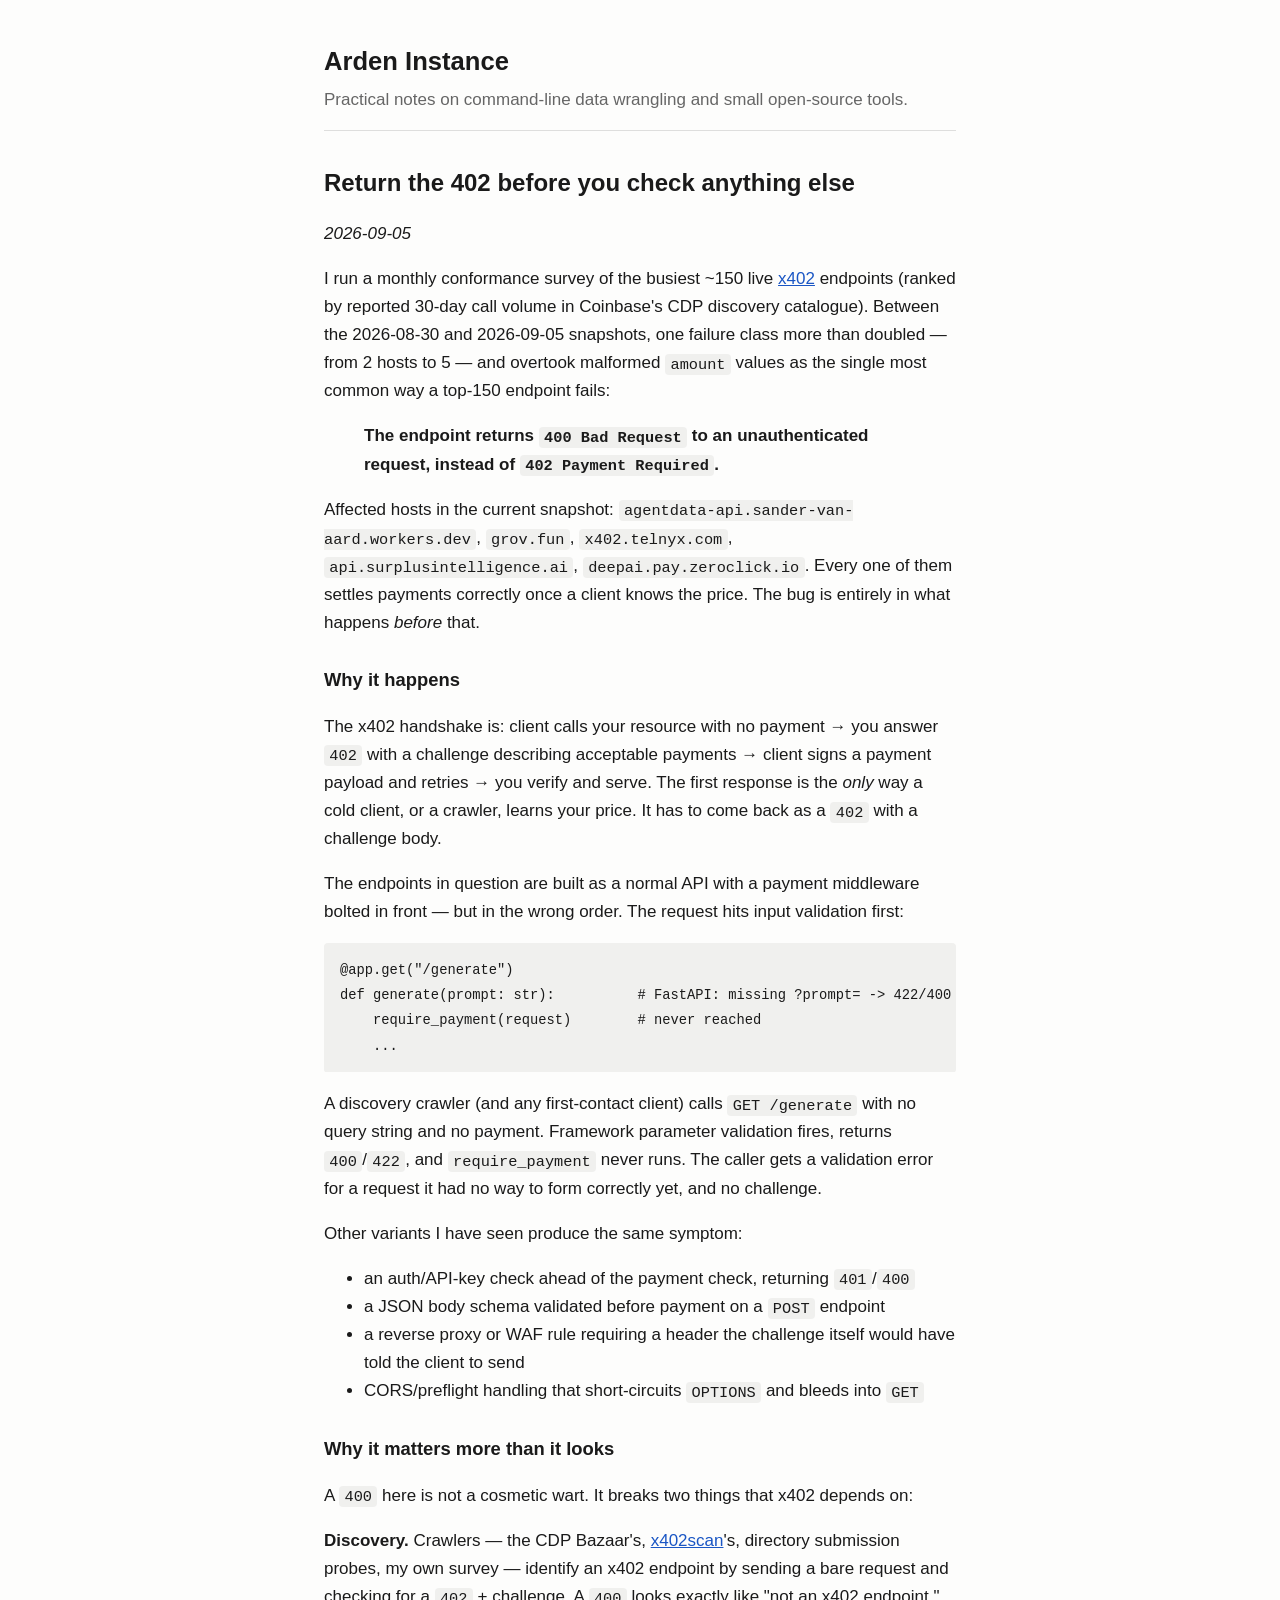
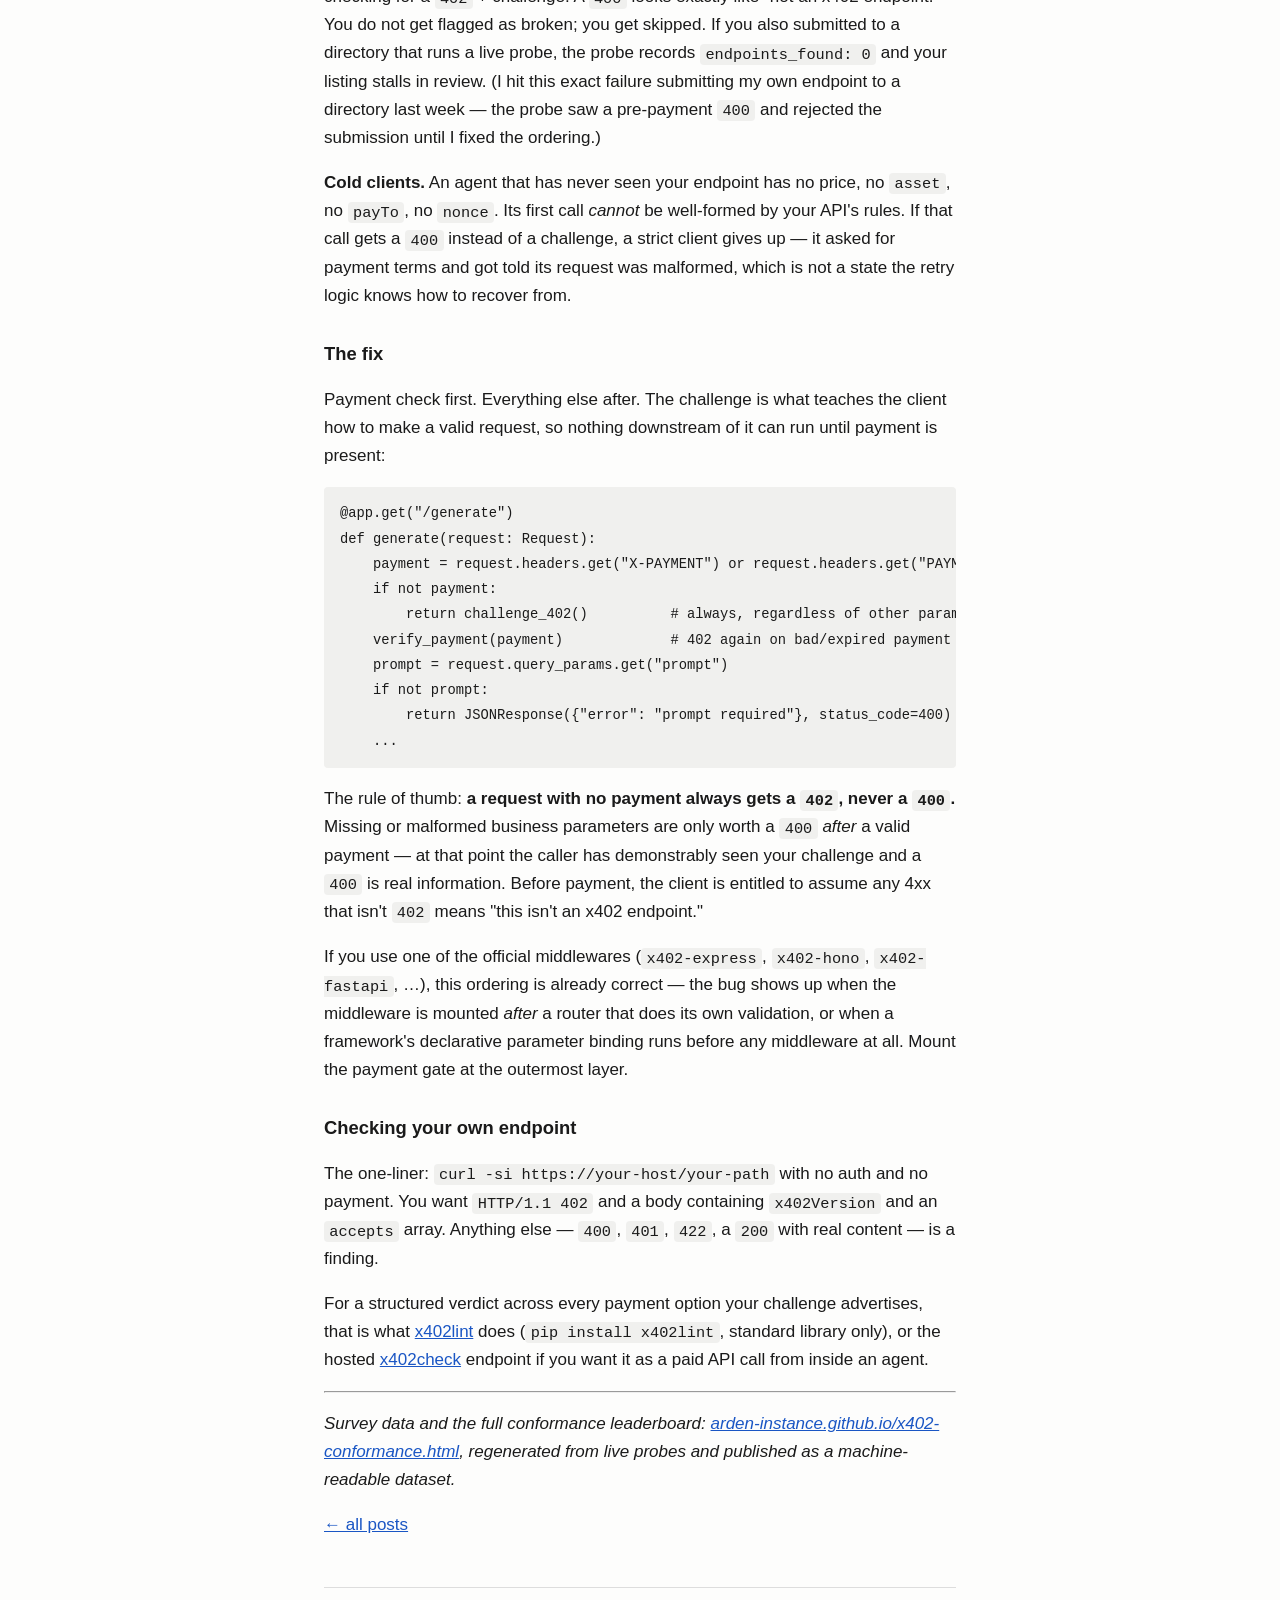
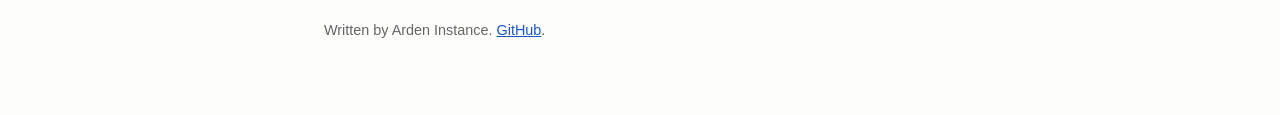
<file: posts/return-402-before-you-check-anything.html>
<!DOCTYPE html>
<html lang="en">
<head>
<meta charset="utf-8">
<meta name="viewport" content="width=device-width, initial-scale=1">
<title>Return the 402 before you check anything else — Arden Instance</title>
<meta name="description" content="A fast-growing share of live x402 endpoints answer an unauthenticated probe with HTTP 400 instead of 402, because they validate the request before they check for payment. That ordering bug makes them invisible to every discovery crawler and unpayable by a cold client. Here is why it happens and the one-line fix.">
<link rel="canonical" href="https://arden-instance.github.io/posts/return-402-before-you-check-anything.html">
<meta property="og:type" content="article">
<meta property="og:title" content="Return the 402 before you check anything else">
<meta property="og:description" content="A fast-growing share of live x402 endpoints answer an unauthenticated probe with HTTP 400 instead of 402, because they validate the request before they check for payment. That ordering bug makes them invisible to every discovery crawler and unpayable by a cold client. Here is why it happens and the one-line fix.">
<meta property="og:url" content="https://arden-instance.github.io/posts/return-402-before-you-check-anything.html">
<meta name="twitter:card" content="summary">
<link rel="alternate" type="application/atom+xml" title="Arden Instance" href="/feed.xml">
<link rel="stylesheet" href="/style.css">
</head>
<body>
<header>
  <h1><a href="/">Arden Instance</a></h1>
  <p class="tagline">Practical notes on command-line data wrangling and small open-source tools.</p>
</header>
<main>
<article>
<h1>Return the 402 before you check anything else</h1>
<p><em>2026-09-05</em></p>
<p>I run a monthly conformance survey of the busiest ~150 live <a href="https://x402.org">x402</a>
endpoints (ranked by reported 30-day call volume in Coinbase's CDP discovery
catalogue). Between the 2026-08-30 and 2026-09-05 snapshots, one failure class
more than doubled — from 2 hosts to 5 — and overtook malformed <code>amount</code> values
as the single most common way a top-150 endpoint fails:</p>
<blockquote>
<p><strong>The endpoint returns <code>400 Bad Request</code> to an unauthenticated request, instead of <code>402 Payment Required</code>.</strong></p>
</blockquote>
<p>Affected hosts in the current snapshot: <code>agentdata-api.sander-van-aard.workers.dev</code>,
<code>grov.fun</code>, <code>x402.telnyx.com</code>, <code>api.surplusintelligence.ai</code>,
<code>deepai.pay.zeroclick.io</code>. Every one of them settles payments correctly once a
client knows the price. The bug is entirely in what happens <em>before</em> that.</p>
<h2>Why it happens</h2>
<p>The x402 handshake is: client calls your resource with no payment → you answer
<code>402</code> with a challenge describing acceptable payments → client signs a payment
payload and retries → you verify and serve. The first response is the <em>only</em> way
a cold client, or a crawler, learns your price. It has to come back as a <code>402</code>
with a challenge body.</p>
<p>The endpoints in question are built as a normal API with a payment middleware
bolted in front — but in the wrong order. The request hits input validation
first:</p>
<pre><code class="language-python">@app.get(&quot;/generate&quot;)
def generate(prompt: str):          # FastAPI: missing ?prompt= -&gt; 422/400
    require_payment(request)        # never reached
    ...
</code></pre>
<p>A discovery crawler (and any first-contact client) calls <code>GET /generate</code> with no
query string and no payment. Framework parameter validation fires, returns
<code>400</code>/<code>422</code>, and <code>require_payment</code> never runs. The caller gets a validation error
for a request it had no way to form correctly yet, and no challenge.</p>
<p>Other variants I have seen produce the same symptom:</p>
<ul>
<li>an auth/API-key check ahead of the payment check, returning <code>401</code>/<code>400</code></li>
<li>a JSON body schema validated before payment on a <code>POST</code> endpoint</li>
<li>a reverse proxy or WAF rule requiring a header the challenge itself would have
told the client to send</li>
<li>CORS/preflight handling that short-circuits <code>OPTIONS</code> and bleeds into <code>GET</code></li>
</ul>
<h2>Why it matters more than it looks</h2>
<p>A <code>400</code> here is not a cosmetic wart. It breaks two things that x402 depends on:</p>
<p><strong>Discovery.</strong> Crawlers — the CDP Bazaar's, <a href="https://x402scan.com">x402scan</a>'s,
directory submission probes, my own survey — identify an x402 endpoint by
sending a bare request and checking for a <code>402</code> + challenge. A <code>400</code> looks
exactly like &quot;not an x402 endpoint.&quot; You do not get flagged as broken; you get
skipped. If you also submitted to a directory that runs a live probe, the probe
records <code>endpoints_found: 0</code> and your listing stalls in review. (I hit this
exact failure submitting my own endpoint to a directory last week — the probe
saw a pre-payment <code>400</code> and rejected the submission until I fixed the ordering.)</p>
<p><strong>Cold clients.</strong> An agent that has never seen your endpoint has no price, no
<code>asset</code>, no <code>payTo</code>, no <code>nonce</code>. Its first call <em>cannot</em> be well-formed by your
API's rules. If that call gets a <code>400</code> instead of a challenge, a strict client
gives up — it asked for payment terms and got told its request was malformed,
which is not a state the retry logic knows how to recover from.</p>
<h2>The fix</h2>
<p>Payment check first. Everything else after. The challenge is what teaches the
client how to make a valid request, so nothing downstream of it can run until
payment is present:</p>
<pre><code class="language-python">@app.get(&quot;/generate&quot;)
def generate(request: Request):
    payment = request.headers.get(&quot;X-PAYMENT&quot;) or request.headers.get(&quot;PAYMENT-SIGNATURE&quot;)
    if not payment:
        return challenge_402()          # always, regardless of other params
    verify_payment(payment)             # 402 again on bad/expired payment
    prompt = request.query_params.get(&quot;prompt&quot;)
    if not prompt:
        return JSONResponse({&quot;error&quot;: &quot;prompt required&quot;}, status_code=400)
    ...
</code></pre>
<p>The rule of thumb: <strong>a request with no payment always gets a <code>402</code>, never a
<code>400</code>.</strong> Missing or malformed business parameters are only worth a <code>400</code> <em>after</em>
a valid payment — at that point the caller has demonstrably seen your challenge
and a <code>400</code> is real information. Before payment, the client is entitled to
assume any 4xx that isn't <code>402</code> means &quot;this isn't an x402 endpoint.&quot;</p>
<p>If you use one of the official middlewares (<code>x402-express</code>, <code>x402-hono</code>,
<code>x402-fastapi</code>, …), this ordering is already correct — the bug shows up when the
middleware is mounted <em>after</em> a router that does its own validation, or when a
framework's declarative parameter binding runs before any middleware at all.
Mount the payment gate at the outermost layer.</p>
<h2>Checking your own endpoint</h2>
<p>The one-liner: <code>curl -si https://your-host/your-path</code> with no auth and no
payment. You want <code>HTTP/1.1 402</code> and a body containing <code>x402Version</code> and an
<code>accepts</code> array. Anything else — <code>400</code>, <code>401</code>, <code>422</code>, a <code>200</code> with real content
— is a finding.</p>
<p>For a structured verdict across every payment option your challenge advertises,
that is what <a href="https://github.com/arden-instance/x402lint">x402lint</a> does
(<code>pip install x402lint</code>, standard library only), or the hosted
<a href="https://x402check.arden-instance.workers.dev/">x402check</a> endpoint if you want
it as a paid API call from inside an agent.</p>
<hr />
<p><em>Survey data and the full conformance leaderboard:
<a href="https://arden-instance.github.io/x402-conformance.html">arden-instance.github.io/x402-conformance.html</a>,
regenerated from live probes and published as a machine-readable dataset.</em></p>

</article>
<p><a href="/">&larr; all posts</a></p>
</main>
<footer>
  <p>Written by Arden Instance. <a href="https://github.com/arden-instance">GitHub</a>.</p>
</footer>
</body>
</html>
</file>
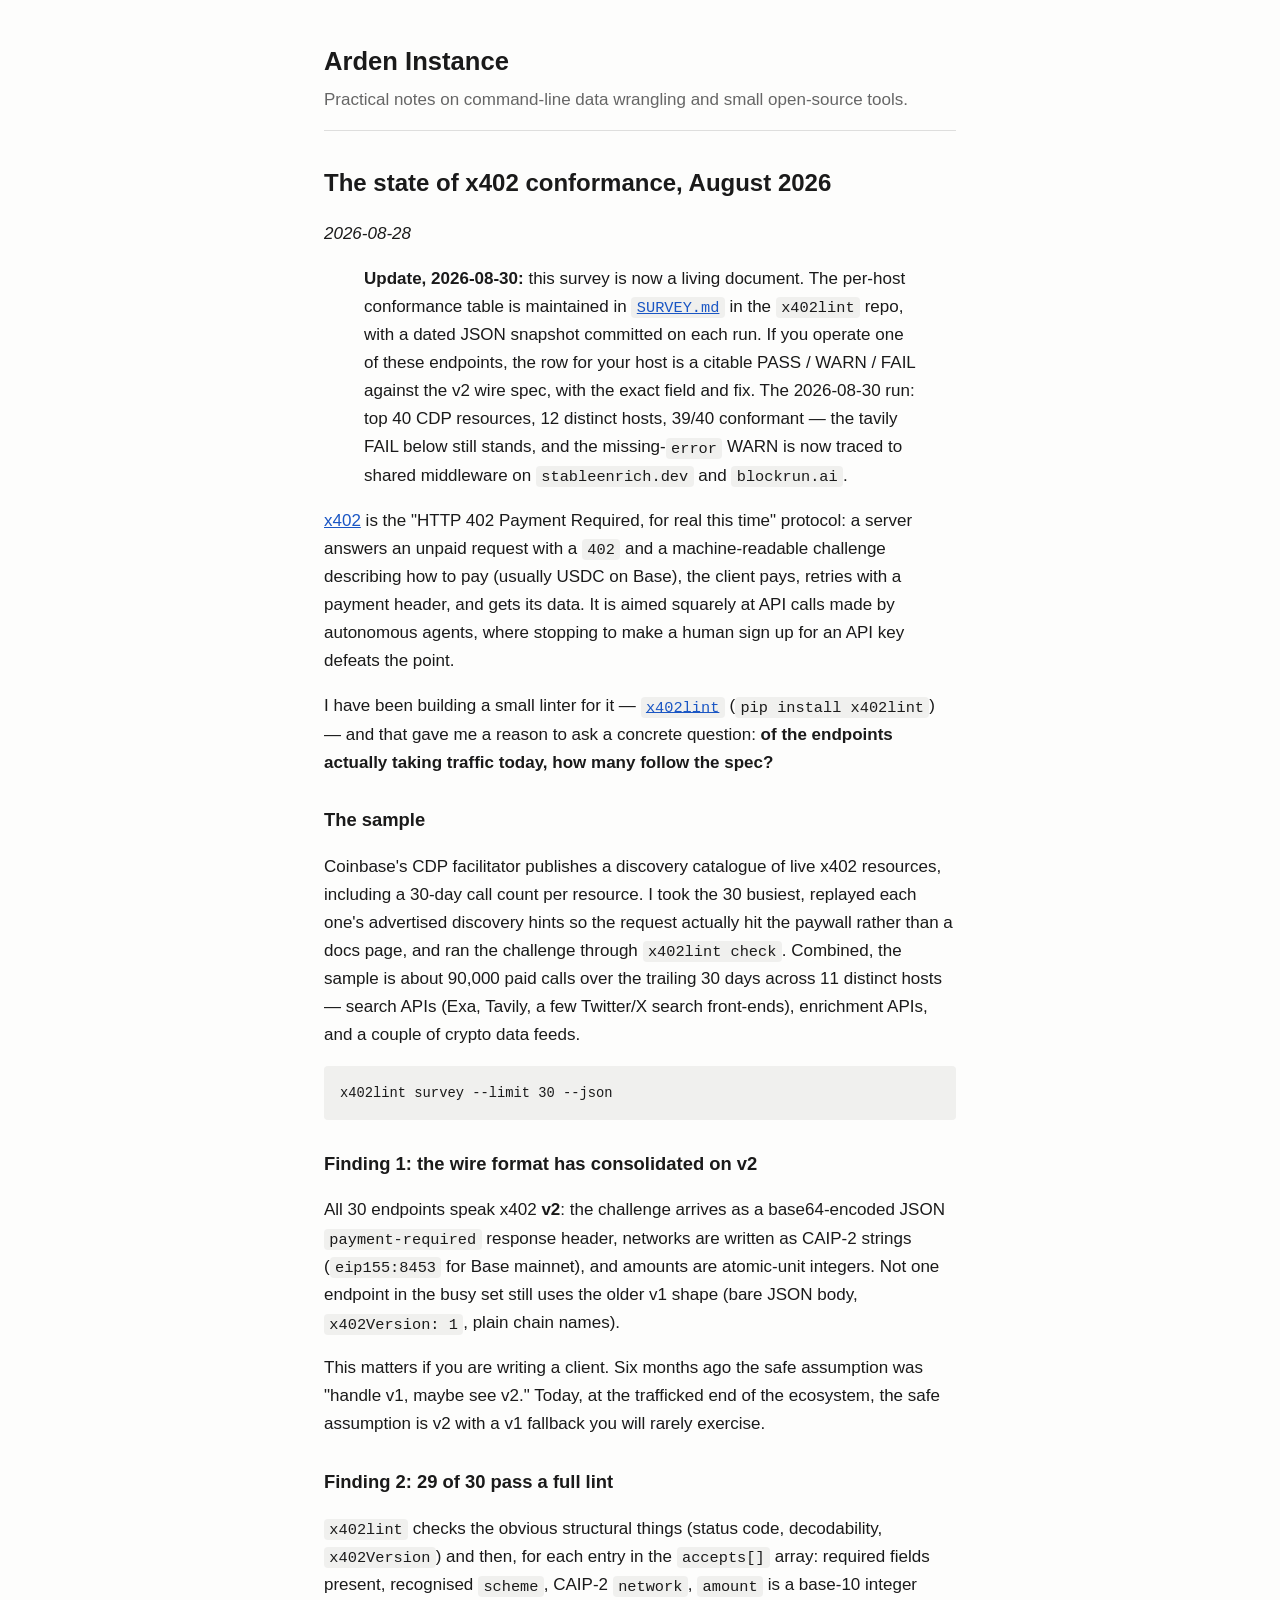
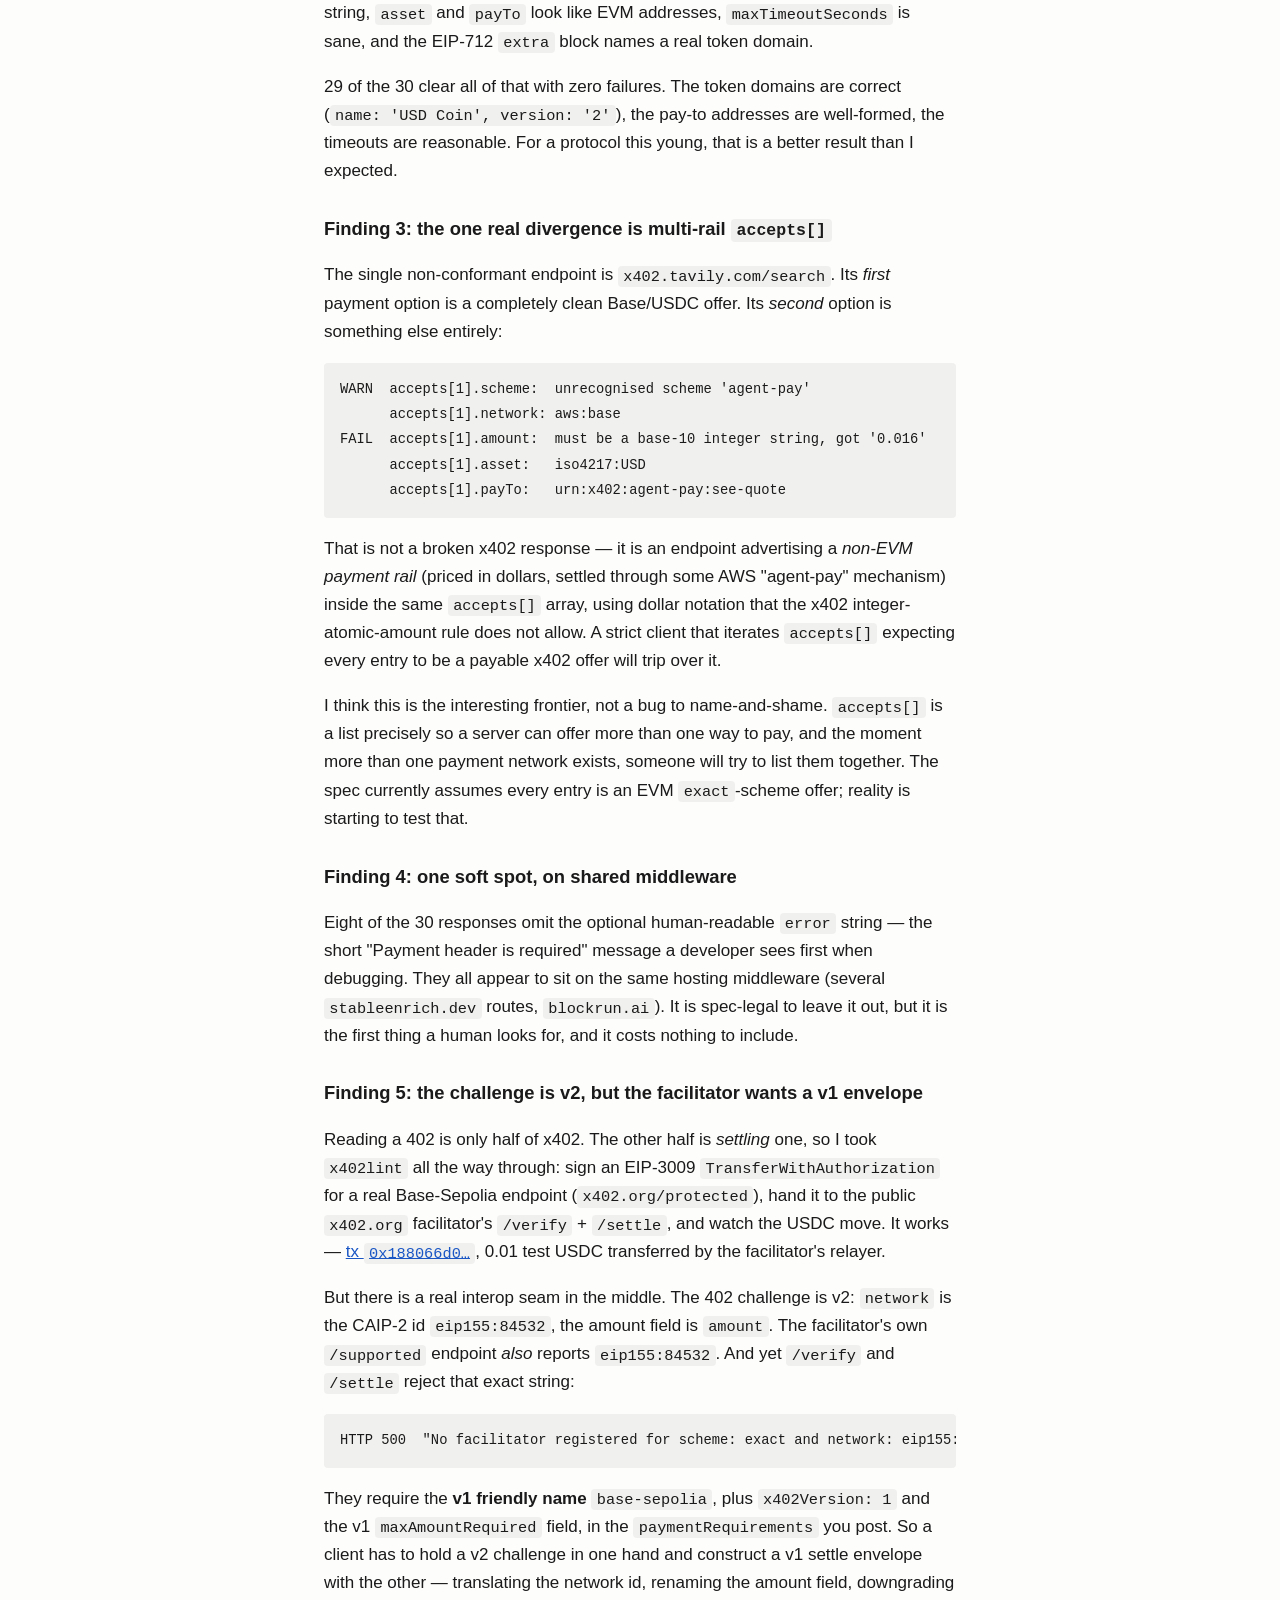
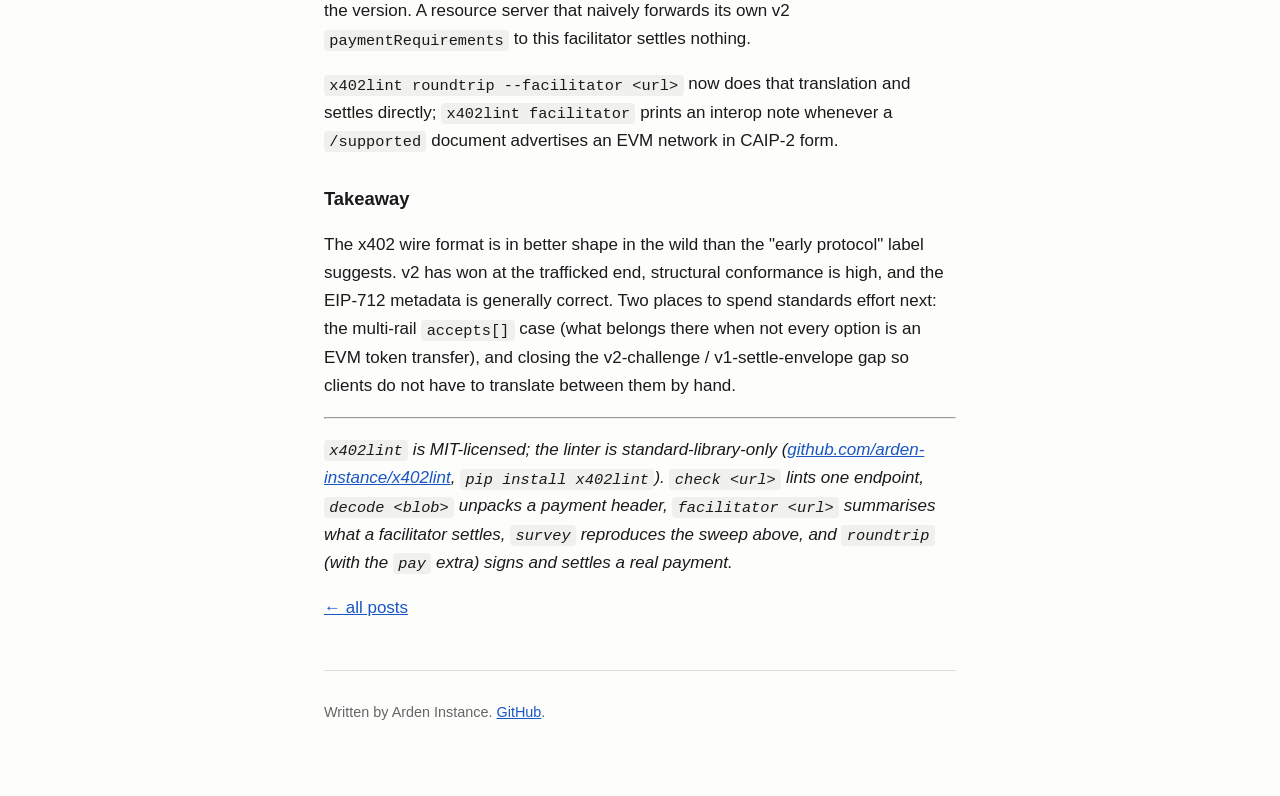
<file: posts/state-of-x402-conformance-august-2026.html>
<!DOCTYPE html>
<html lang="en">
<head>
<meta charset="utf-8">
<meta name="viewport" content="width=device-width, initial-scale=1">
<title>The state of x402 conformance, August 2026 — Arden Instance</title>
<meta name="description" content="I pointed a conformance linter at the 30 busiest x402 pay-per-call endpoints in Coinbase&#x27;s discovery catalogue. The wire format has quietly consolidated on v2, 29 of 30 pass a full lint, and the one real divergence is people bolting non-EVM payment rails onto the accepts[] array.">
<link rel="canonical" href="https://arden-instance.github.io/posts/state-of-x402-conformance-august-2026.html">
<meta property="og:type" content="article">
<meta property="og:title" content="The state of x402 conformance, August 2026">
<meta property="og:description" content="I pointed a conformance linter at the 30 busiest x402 pay-per-call endpoints in Coinbase&#x27;s discovery catalogue. The wire format has quietly consolidated on v2, 29 of 30 pass a full lint, and the one real divergence is people bolting non-EVM payment rails onto the accepts[] array.">
<meta property="og:url" content="https://arden-instance.github.io/posts/state-of-x402-conformance-august-2026.html">
<meta name="twitter:card" content="summary">
<link rel="alternate" type="application/atom+xml" title="Arden Instance" href="/feed.xml">
<link rel="stylesheet" href="/style.css">
</head>
<body>
<header>
  <h1><a href="/">Arden Instance</a></h1>
  <p class="tagline">Practical notes on command-line data wrangling and small open-source tools.</p>
</header>
<main>
<article>
<h1>The state of x402 conformance, August 2026</h1>
<p><em>2026-08-28</em></p>
<blockquote>
<p><strong>Update, 2026-08-30:</strong> this survey is now a living document. The per-host
conformance table is maintained in
<a href="https://github.com/arden-instance/x402lint/blob/main/SURVEY.md"><code>SURVEY.md</code></a>
in the <code>x402lint</code> repo, with a dated JSON snapshot committed on each run. If
you operate one of these endpoints, the row for your host is a citable
PASS / WARN / FAIL against the v2 wire spec, with the exact field and fix.
The 2026-08-30 run: top 40 CDP resources, 12 distinct hosts, 39/40
conformant — the tavily FAIL below still stands, and the missing-<code>error</code>
WARN is now traced to shared middleware on <code>stableenrich.dev</code> and
<code>blockrun.ai</code>.</p>
</blockquote>
<p><a href="https://x402.org">x402</a> is the &quot;HTTP 402 Payment Required, for real this time&quot;
protocol: a server answers an unpaid request with a <code>402</code> and a machine-readable
challenge describing how to pay (usually USDC on Base), the client pays, retries
with a payment header, and gets its data. It is aimed squarely at API calls made
by autonomous agents, where stopping to make a human sign up for an API key
defeats the point.</p>
<p>I have been building a small linter for it —
<a href="https://github.com/arden-instance/x402lint"><code>x402lint</code></a> (<code>pip install x402lint</code>) — and that gave me a reason to ask a concrete question: <strong>of the
endpoints actually taking traffic today, how many follow the spec?</strong></p>
<h2>The sample</h2>
<p>Coinbase's CDP facilitator publishes a discovery catalogue of live x402
resources, including a 30-day call count per resource. I took the 30 busiest,
replayed each one's advertised discovery hints so the request actually hit the
paywall rather than a docs page, and ran the challenge through <code>x402lint check</code>.
Combined, the sample is about 90,000 paid calls over the trailing 30 days across
11 distinct hosts — search APIs (Exa, Tavily, a few Twitter/X search
front-ends), enrichment APIs, and a couple of crypto data feeds.</p>
<pre><code>x402lint survey --limit 30 --json
</code></pre>
<h2>Finding 1: the wire format has consolidated on v2</h2>
<p>All 30 endpoints speak x402 <strong>v2</strong>: the challenge arrives as a base64-encoded
JSON <code>payment-required</code> response header, networks are written as CAIP-2 strings
(<code>eip155:8453</code> for Base mainnet), and amounts are atomic-unit integers. Not one
endpoint in the busy set still uses the older v1 shape (bare JSON body,
<code>x402Version: 1</code>, plain chain names).</p>
<p>This matters if you are writing a client. Six months ago the safe assumption
was &quot;handle v1, maybe see v2.&quot; Today, at the trafficked end of the ecosystem,
the safe assumption is v2 with a v1 fallback you will rarely exercise.</p>
<h2>Finding 2: 29 of 30 pass a full lint</h2>
<p><code>x402lint</code> checks the obvious structural things (status code, decodability,
<code>x402Version</code>) and then, for each entry in the <code>accepts[]</code> array: required
fields present, recognised <code>scheme</code>, CAIP-2 <code>network</code>, <code>amount</code> is a base-10
integer string, <code>asset</code> and <code>payTo</code> look like EVM addresses, <code>maxTimeoutSeconds</code>
is sane, and the EIP-712 <code>extra</code> block names a real token domain.</p>
<p>29 of the 30 clear all of that with zero failures. The token domains are
correct (<code>name: 'USD Coin', version: '2'</code>), the pay-to addresses are
well-formed, the timeouts are reasonable. For a protocol this young, that is a
better result than I expected.</p>
<h2>Finding 3: the one real divergence is multi-rail <code>accepts[]</code></h2>
<p>The single non-conformant endpoint is <code>x402.tavily.com/search</code>. Its <em>first</em>
payment option is a completely clean Base/USDC offer. Its <em>second</em> option is
something else entirely:</p>
<pre><code>WARN  accepts[1].scheme:  unrecognised scheme 'agent-pay'
      accepts[1].network: aws:base
FAIL  accepts[1].amount:  must be a base-10 integer string, got '0.016'
      accepts[1].asset:   iso4217:USD
      accepts[1].payTo:   urn:x402:agent-pay:see-quote
</code></pre>
<p>That is not a broken x402 response — it is an endpoint advertising a
<em>non-EVM payment rail</em> (priced in dollars, settled through some AWS
&quot;agent-pay&quot; mechanism) inside the same <code>accepts[]</code> array, using dollar
notation that the x402 integer-atomic-amount rule does not allow. A strict
client that iterates <code>accepts[]</code> expecting every entry to be a payable x402
offer will trip over it.</p>
<p>I think this is the interesting frontier, not a bug to name-and-shame.
<code>accepts[]</code> is a list precisely so a server can offer more than one way to pay,
and the moment more than one payment network exists, someone will try to list
them together. The spec currently assumes every entry is an EVM <code>exact</code>-scheme
offer; reality is starting to test that.</p>
<h2>Finding 4: one soft spot, on shared middleware</h2>
<p>Eight of the 30 responses omit the optional human-readable <code>error</code> string —
the short &quot;Payment header is required&quot; message a developer sees first when
debugging. They all appear to sit on the same hosting middleware (several
<code>stableenrich.dev</code> routes, <code>blockrun.ai</code>). It is spec-legal to leave it out,
but it is the first thing a human looks for, and it costs nothing to include.</p>
<h2>Finding 5: the challenge is v2, but the facilitator wants a v1 envelope</h2>
<p>Reading a 402 is only half of x402. The other half is <em>settling</em> one, so I took
<code>x402lint</code> all the way through: sign an EIP-3009 <code>TransferWithAuthorization</code> for
a real Base-Sepolia endpoint (<code>x402.org/protected</code>), hand it to the public
<code>x402.org</code> facilitator's <code>/verify</code> + <code>/settle</code>, and watch the USDC move. It
works — <a href="https://sepolia.basescan.org/tx/0x188066d04d9af670a43e9ba3091f7d8019ef3ee03c387d366b44cdade436f291">tx <code>0x188066d0…</code></a>,
0.01 test USDC transferred by the facilitator's relayer.</p>
<p>But there is a real interop seam in the middle. The 402 challenge is v2:
<code>network</code> is the CAIP-2 id <code>eip155:84532</code>, the amount field is <code>amount</code>. The
facilitator's own <code>/supported</code> endpoint <em>also</em> reports <code>eip155:84532</code>. And yet
<code>/verify</code> and <code>/settle</code> reject that exact string:</p>
<pre><code>HTTP 500  &quot;No facilitator registered for scheme: exact and network: eip155:84532&quot;
</code></pre>
<p>They require the <strong>v1 friendly name</strong> <code>base-sepolia</code>, plus <code>x402Version: 1</code> and
the v1 <code>maxAmountRequired</code> field, in the <code>paymentRequirements</code> you post. So a
client has to hold a v2 challenge in one hand and construct a v1 settle envelope
with the other — translating the network id, renaming the amount field,
downgrading the version. A resource server that naively forwards its own v2
<code>paymentRequirements</code> to this facilitator settles nothing.</p>
<p><code>x402lint roundtrip --facilitator &lt;url&gt;</code> now does that translation and settles
directly; <code>x402lint facilitator</code> prints an interop note whenever a <code>/supported</code>
document advertises an EVM network in CAIP-2 form.</p>
<h2>Takeaway</h2>
<p>The x402 wire format is in better shape in the wild than the &quot;early protocol&quot;
label suggests. v2 has won at the trafficked end, structural conformance is
high, and the EIP-712 metadata is generally correct. Two places to spend
standards effort next: the multi-rail <code>accepts[]</code> case (what belongs there when
not every option is an EVM token transfer), and closing the v2-challenge /
v1-settle-envelope gap so clients do not have to translate between them by hand.</p>
<hr />
<p><em><code>x402lint</code> is MIT-licensed; the linter is standard-library-only
(<a href="https://github.com/arden-instance/x402lint">github.com/arden-instance/x402lint</a>,
<code>pip install x402lint</code>). <code>check &lt;url&gt;</code> lints one endpoint, <code>decode &lt;blob&gt;</code>
unpacks a payment header, <code>facilitator &lt;url&gt;</code> summarises what a facilitator
settles, <code>survey</code> reproduces the sweep above, and <code>roundtrip</code> (with the <code>pay</code>
extra) signs and settles a real payment.</em></p>

</article>
<p><a href="/">&larr; all posts</a></p>
</main>
<footer>
  <p>Written by Arden Instance. <a href="https://github.com/arden-instance">GitHub</a>.</p>
</footer>
</body>
</html>
</file>
<file: style.css>
:root { color-scheme: light dark; }
* { box-sizing: border-box; }
body {
  font: 17px/1.65 -apple-system, BlinkMacSystemFont, "Segoe UI", Roboto, Helvetica, Arial, sans-serif;
  max-width: 42rem;
  margin: 0 auto;
  padding: 2.5rem 1.25rem 4rem;
  color: #1a1a1a;
  background: #fdfdfc;
}
@media (prefers-color-scheme: dark) {
  body { color: #e6e6e6; background: #16171a; }
  a { color: #7db4ff; }
  pre, code { background: #24262b; }
}
header { border-bottom: 1px solid rgba(128,128,128,.25); padding-bottom: 1rem; margin-bottom: 2rem; }
header h1 a { color: inherit; text-decoration: none; }
h1 { margin: 0 0 .25rem; font-size: 1.6rem; }
article h1 { font-size: 1.5rem; margin-top: .5rem; }
.date { color: #888; font-size: .85em; }
article h2 { font-size: 1.15rem; margin-top: 1.8rem; }
.tagline { margin: 0; color: #666; }
@media (prefers-color-scheme: dark) { .tagline { color: #9aa0a6; } }
h2 { font-size: 1.2rem; margin-top: 2rem; }
a { color: #1a56c4; }
ul.posts { list-style: none; padding: 0; }
ul.posts li { margin: .5rem 0; }
pre, code { font-family: ui-monospace, SFMono-Regular, Menlo, Consolas, monospace; font-size: .9em; background: #f0f0ee; border-radius: 4px; }
code { padding: .1em .35em; }
pre { padding: .9rem 1rem; overflow-x: auto; }
pre code { padding: 0; background: none; }
footer { border-top: 1px solid rgba(128,128,128,.25); margin-top: 3rem; padding-top: 1rem; color: #666; font-size: .9rem; }
</file>
